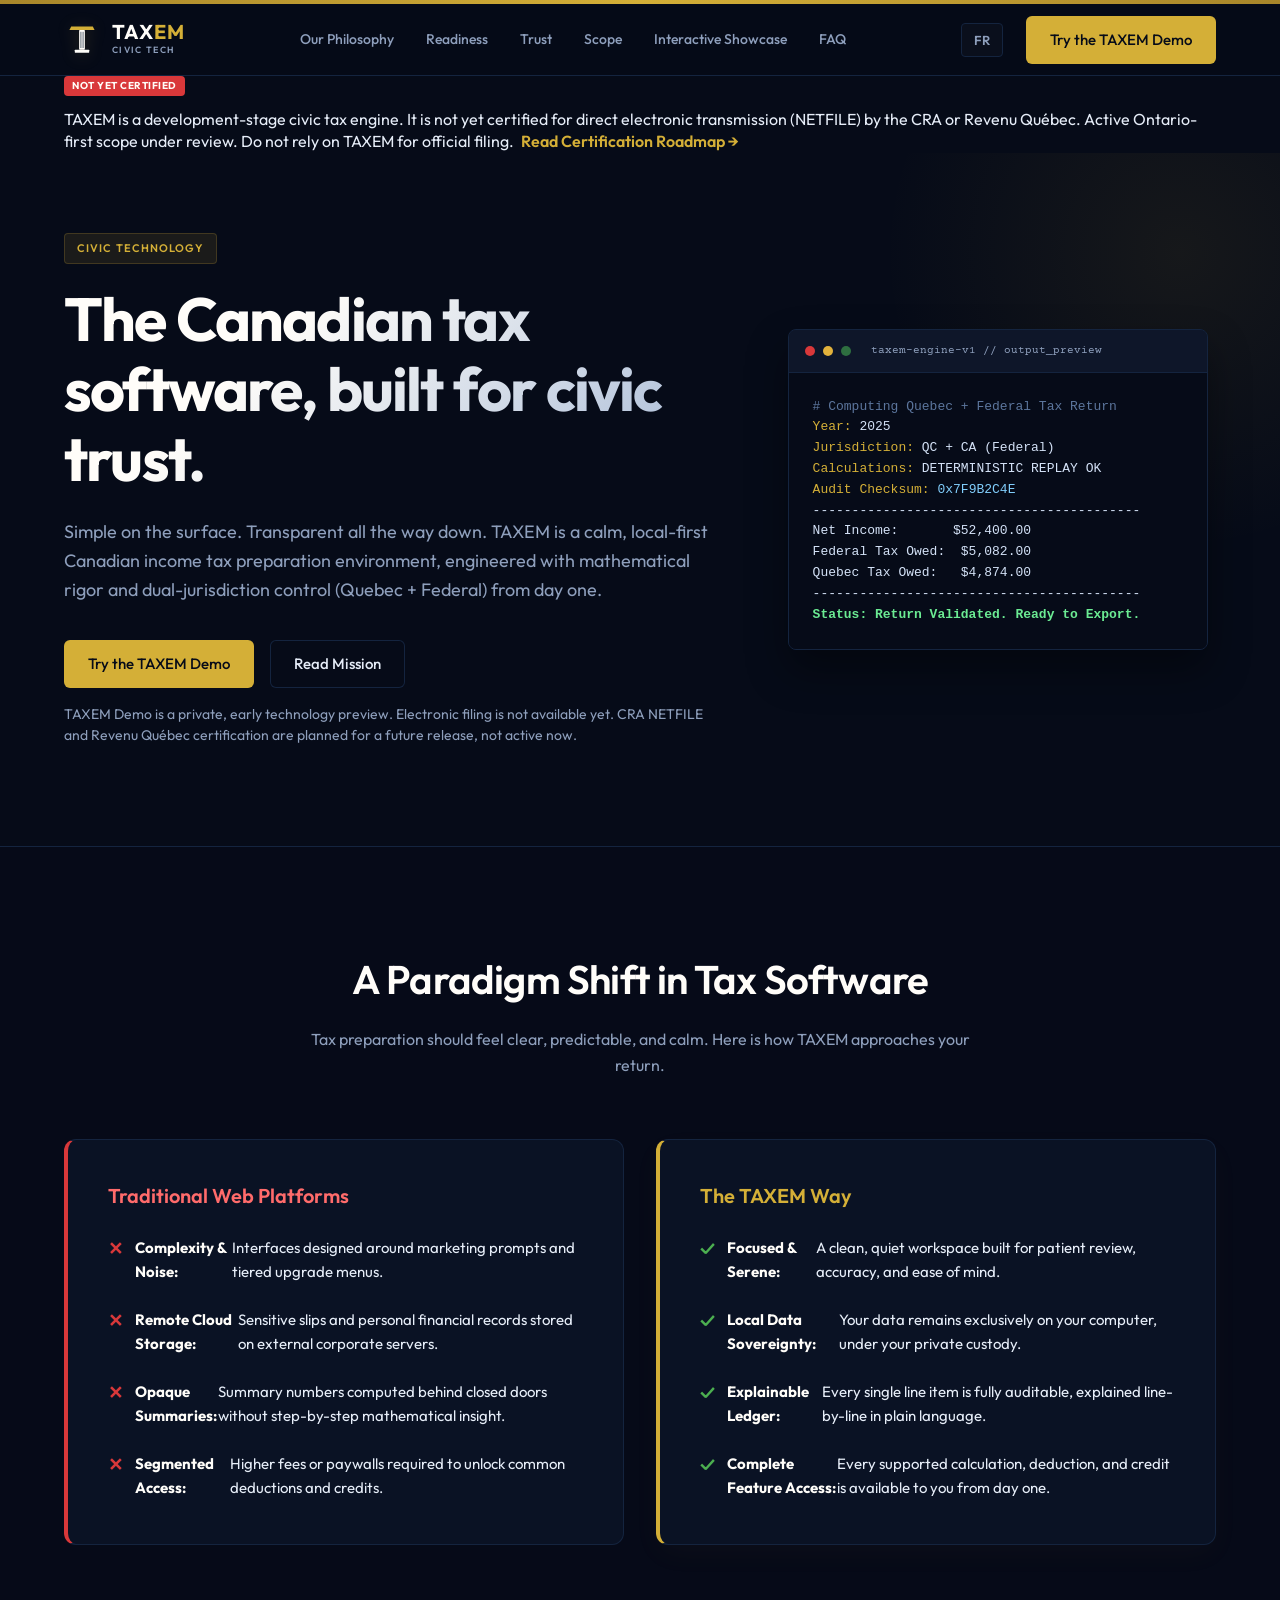
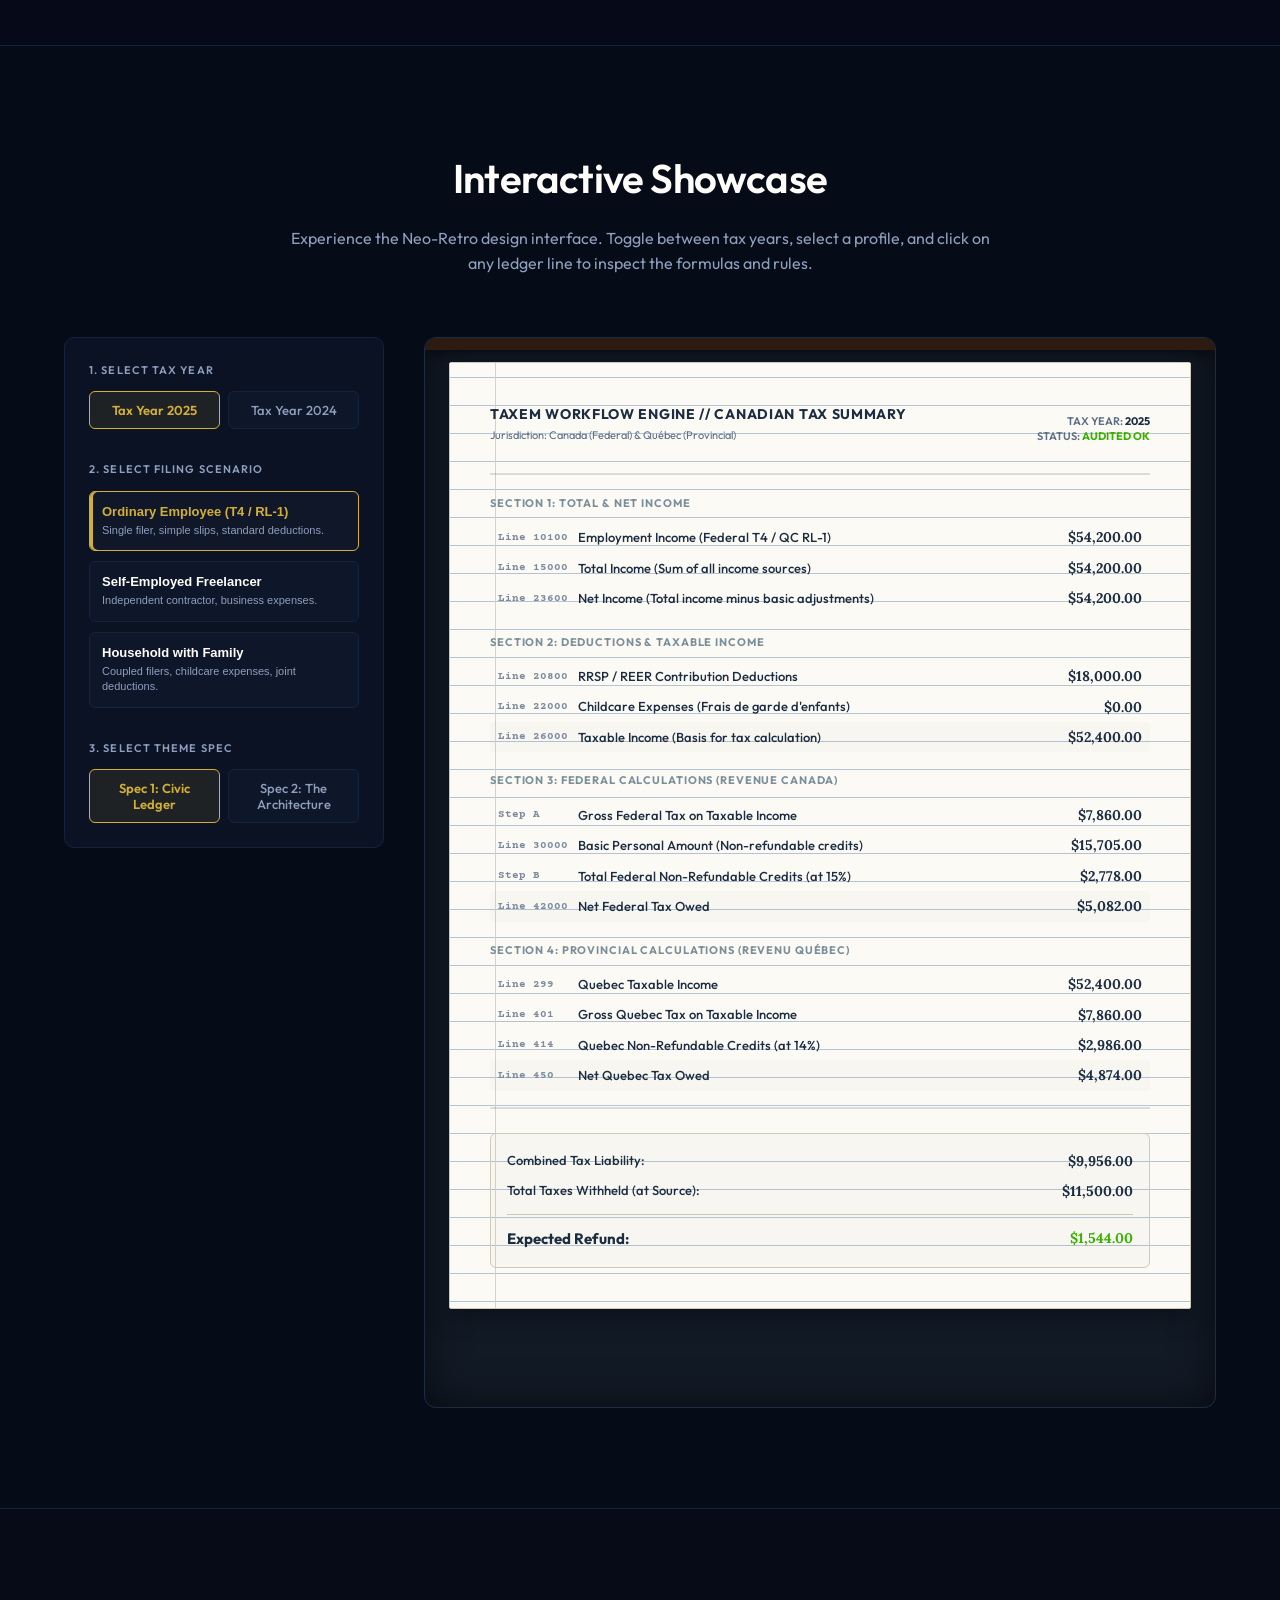
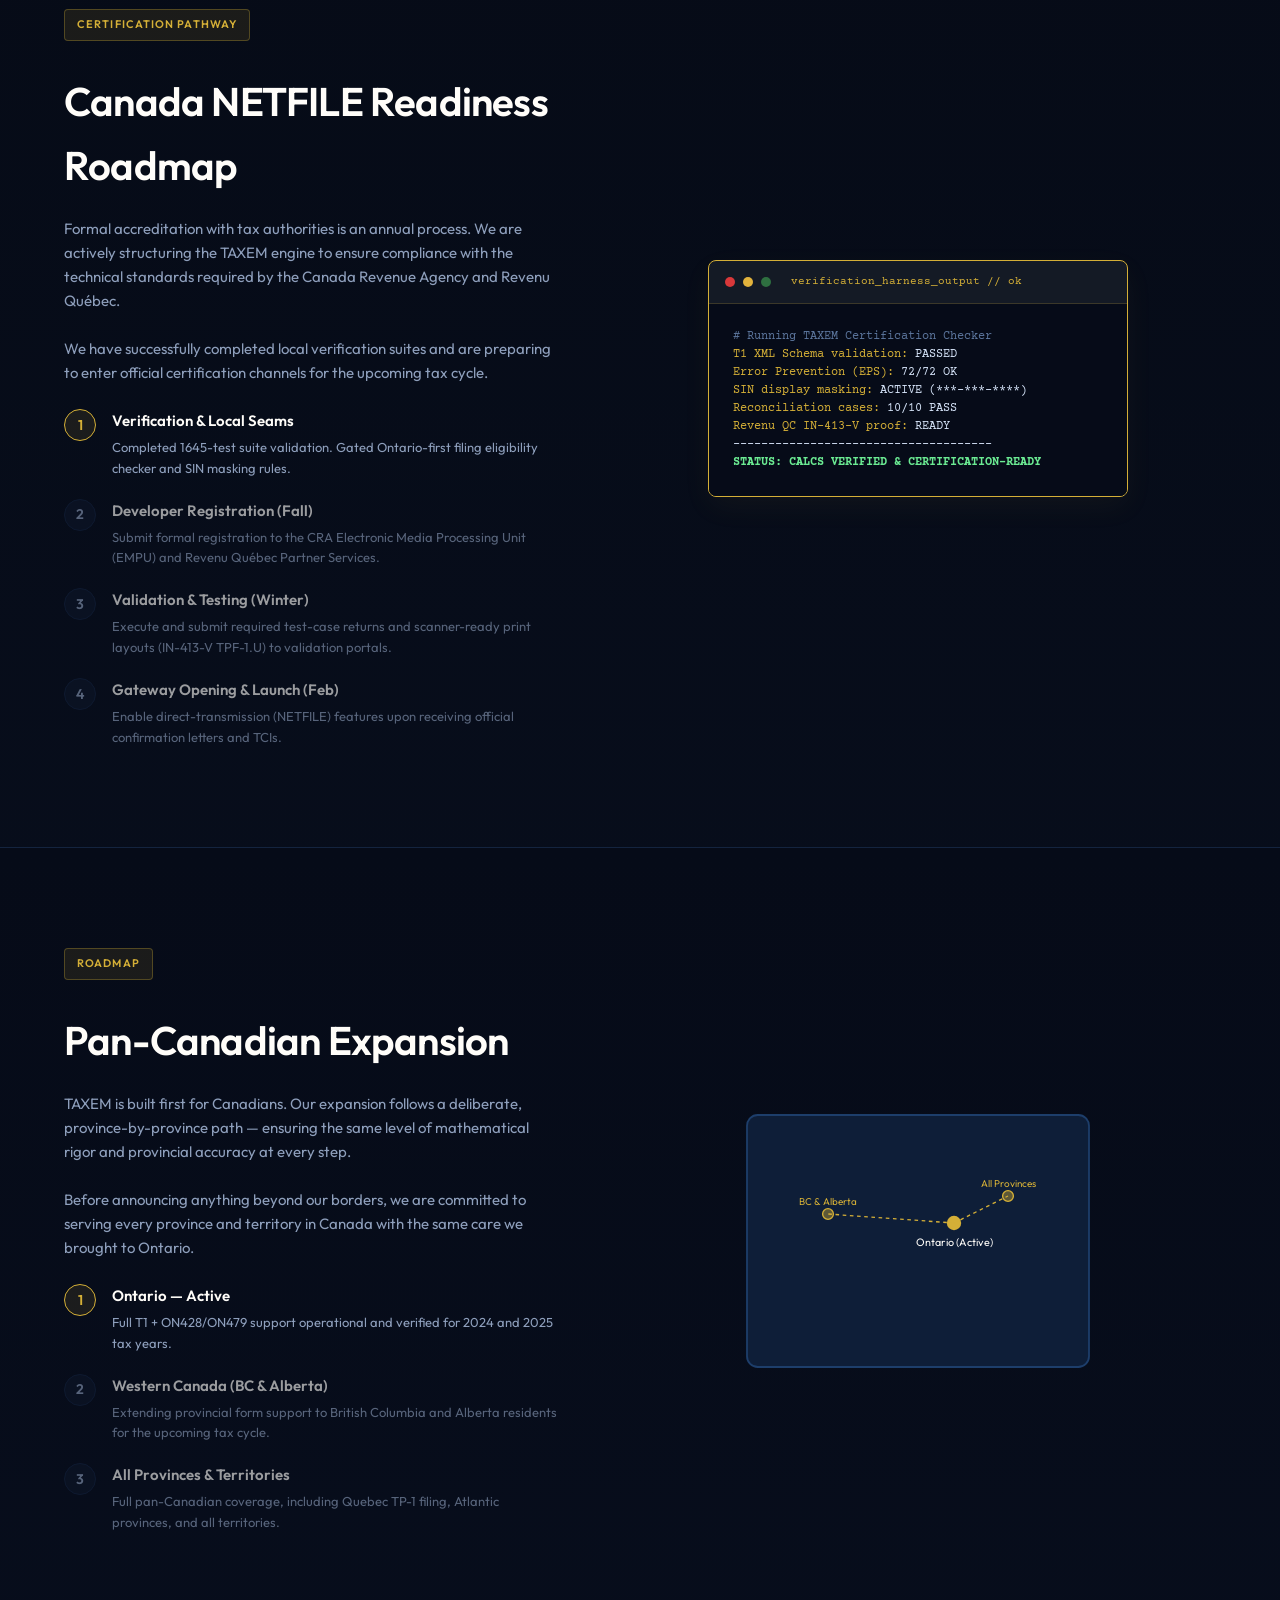
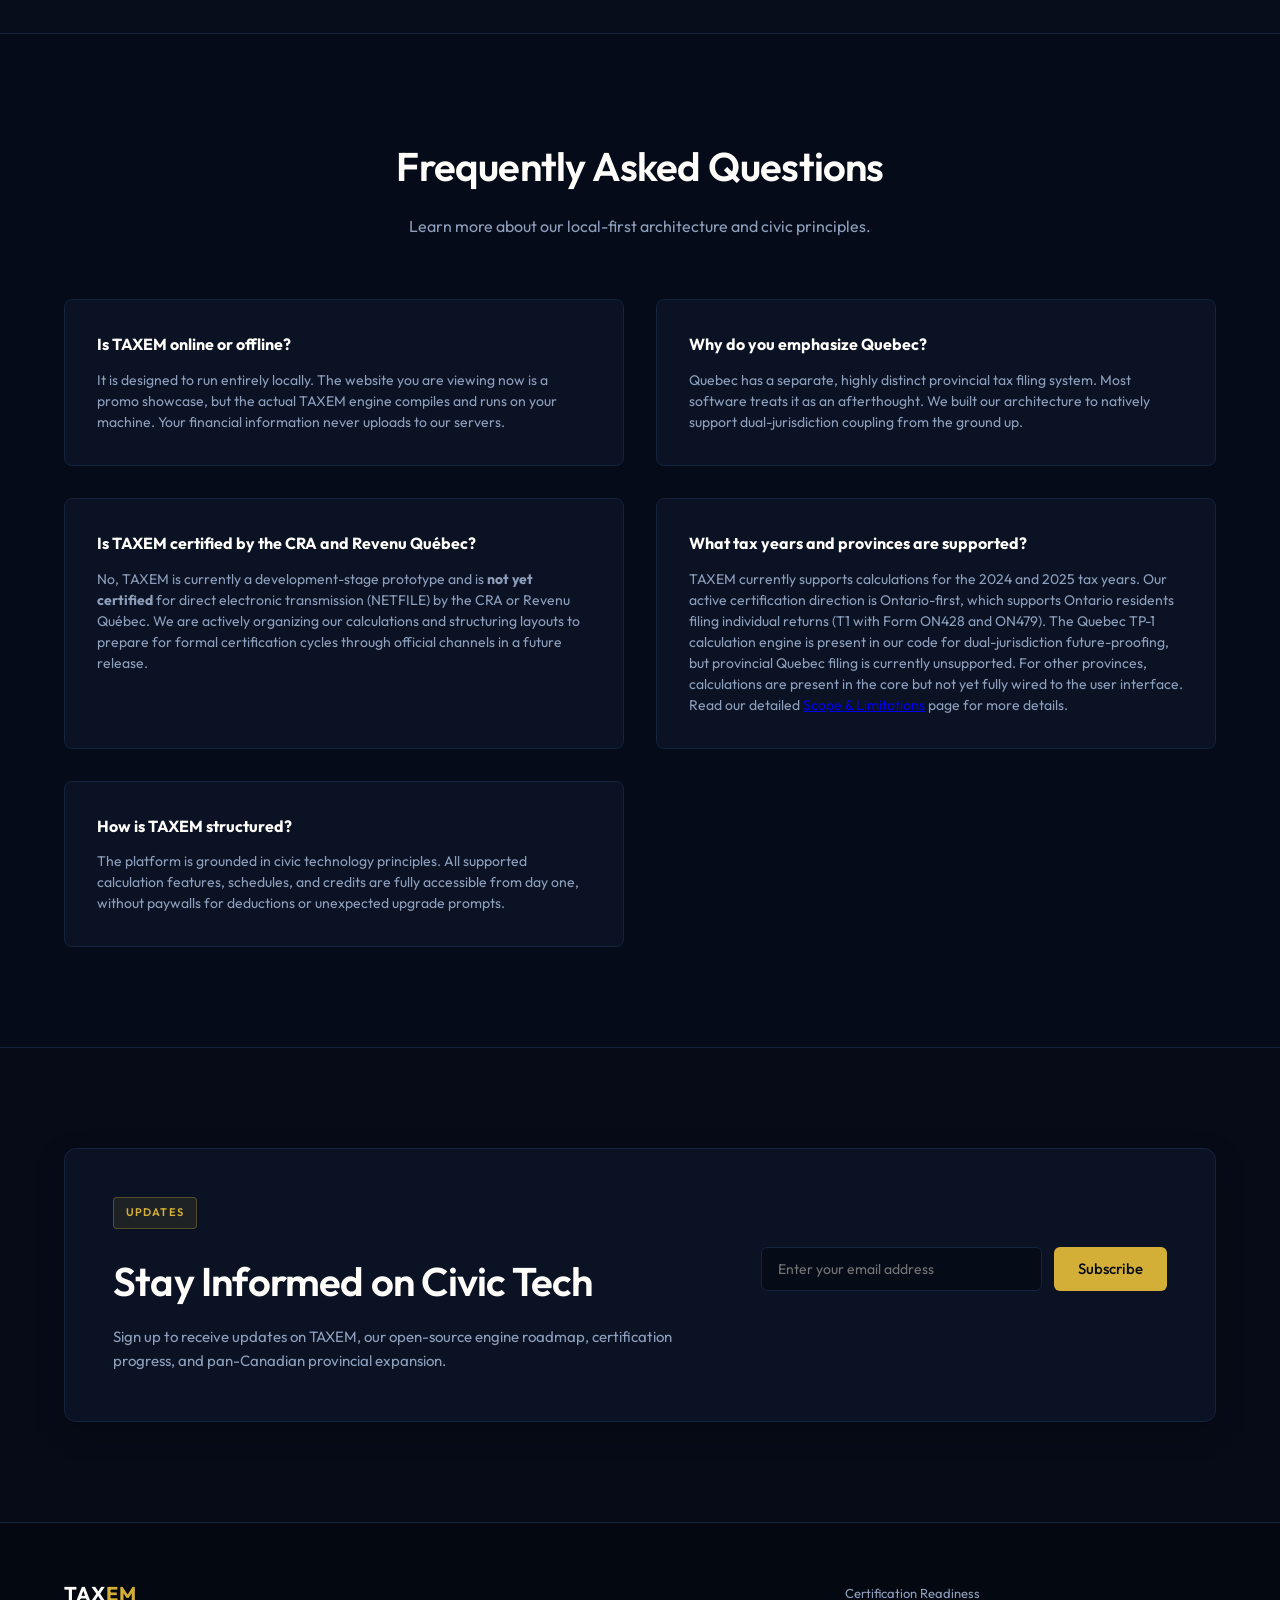
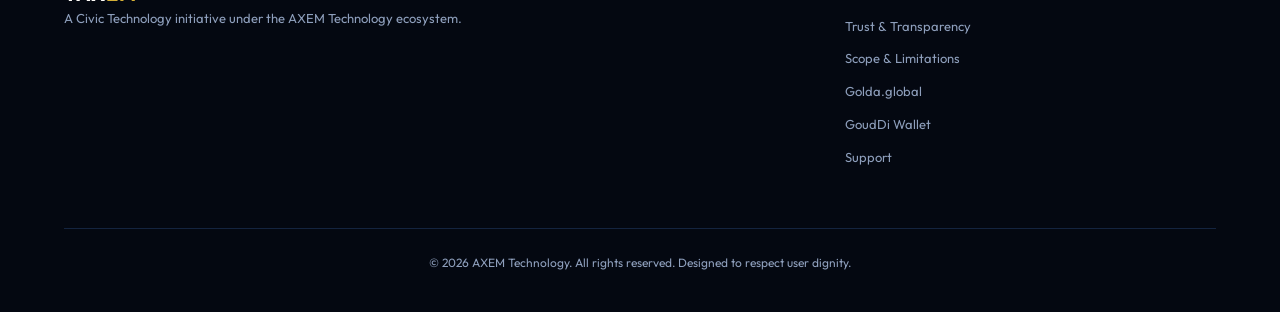
<file: index.html>
<!DOCTYPE html>
<html lang="en">
<head>
    <meta charset="UTF-8">
    <meta name="viewport" content="width=device-width, initial-scale=1.0">
    <title>TAXEM — The Calm Canadian Tax Engine</title>
    <meta name="description" content="A calm, understandable, and locally controlled Canadian income tax preparation environment. Built for clarity, transparency, and local user control.">
    <!-- Google Fonts -->
    <link rel="preconnect" href="https://fonts.googleapis.com">
    <link rel="preconnect" href="https://fonts.gstatic.com" crossorigin>
    <link href="https://fonts.googleapis.com/css2?family=Lora:ital,wght@0,400..700;1,400..700&family=Outfit:wght@300;400;500;600;700&family=Courier+Prime:ital,wght@0,400;0,700;1,400;1,700&display=swap" rel="stylesheet">
    <!-- Stylesheet -->
    <link rel="stylesheet" href="style.css">
</head>
<body>
    <!-- Top Decorative Line matching AXEM Gold -->
    <div class="top-accent-line"></div>

    <!-- Navigation Header -->
    <header class="main-header">
        <div class="header-container">
            <a href="#" class="logo-container" id="logoLink">
                <svg class="pillar-logo" width="36" height="36" viewBox="0 0 100 100" fill="none" xmlns="http://www.w3.org/2000/svg">
                    <!-- Protective Roof / Crossbar of T -->
                    <path d="M15 25 L85 25 L80 15 L20 15 Z" fill="#D4AF37" />
                    <!-- Pillar Shaft -->
                    <rect x="42" y="25" width="16" height="55" fill="#FFFDF9" rx="2" />
                    <!-- Pillar Base -->
                    <rect x="30" y="80" width="40" height="8" fill="#FFFDF9" rx="1" />
                    <!-- Subtly shaded lines for classical architectural feel -->
                    <line x1="47" y1="30" x2="47" y2="75" stroke="#1C2D42" stroke-width="2" />
                    <line x1="53" y1="30" x2="53" y2="75" stroke="#1C2D42" stroke-width="2" />
                </svg>
                <div class="logo-text">
                    <span class="logo-title">TAX<span class="gold-text">EM</span></span>
                    <span class="logo-subtitle">CIVIC TECH</span>
                </div>
            </a>
            <nav class="nav-links">
                <a href="#philosophy">Our Philosophy</a>
                <a href="readiness.html">Readiness</a>
                <a href="trust.html">Trust</a>
                <a href="scope.html">Scope</a>
                <a href="#demo">Interactive Showcase</a>
                <a href="#faq">FAQ</a>
            </nav>
            <div class="header-cta">
                <a href="fr/" class="lang-toggle-btn">FR</a>
                <a href="https://demo.taxem.ca/taxem/" class="btn btn-primary" id="headerCtaBtn">Try the TAXEM Demo</a>
            </div>
        </div>
    </header>

    <!-- Disclaimer Banner -->
    <div class="disclaimer-banner">
        <div class="container disclaimer-container">
            <span class="disclaimer-badge">NOT YET CERTIFIED</span>
            <span class="disclaimer-text">
                TAXEM is a development-stage civic tax engine. It is not yet certified for direct electronic transmission (NETFILE) by the CRA or Revenu Québec. Active Ontario-first scope under review. Do not rely on TAXEM for official filing. 
                <a href="readiness.html" class="disclaimer-link">Read Certification Roadmap &rarr;</a>
            </span>
        </div>
    </div>

    <main>
        <!-- Hero Section -->
        <section class="hero-section">
            <div class="container hero-container">
                <div class="hero-content">
                    <span class="badge">CIVIC TECHNOLOGY</span>
                    <h1>The Canadian tax software, built for civic trust.</h1>
                    <p class="hero-lead">
                        Simple on the surface. Transparent all the way down. TAXEM is a calm, local-first Canadian income tax preparation environment, engineered with mathematical rigor and dual-jurisdiction control (Quebec + Federal) from day one.
                    </p>
                    <div class="hero-actions">
                        <a href="https://demo.taxem.ca/taxem/" class="btn btn-gold">Try the TAXEM Demo</a>
                        <a href="#philosophy" class="btn btn-secondary">Read Mission</a>
                    </div>
                    <p class="hero-disclaimer">
                        TAXEM Demo is a private, early technology preview. Electronic filing is not available yet.
                        CRA NETFILE and Revenu Québec certification are planned for a future release, not active now.
                    </p>
                </div>
                <div class="hero-graphic">
                    <div class="mock-device-wrapper">
                        <div class="mock-header">
                            <div class="dot red"></div>
                            <div class="dot yellow"></div>
                            <div class="dot green"></div>
                            <span class="mock-title">taxem-engine-v1 // output_preview</span>
                        </div>
                        <div class="mock-body">
                            <pre><code><span class="comment"># Computing Quebec + Federal Tax Return</span>
<span class="key">Year:</span> 2025
<span class="key">Jurisdiction:</span> QC + CA (Federal)
<span class="key">Calculations:</span> DETERMINISTIC REPLAY OK
<span class="key">Audit Checksum:</span> <span class="string">0x7F9B2C4E</span>
------------------------------------------
Net Income:       $52,400.00
Federal Tax Owed:  $5,082.00
Quebec Tax Owed:   $4,874.00
------------------------------------------
<span class="success">Status: Return Validated. Ready to Export.</span></code></pre>
                        </div>
                    </div>
                </div>
            </div>
        </section>

        <!-- The Paradigm Shift Section -->
        <section id="philosophy" class="comparison-section">
            <div class="container">
                <div class="section-header">
                    <h2>A Paradigm Shift in Tax Software</h2>
                    <p>Tax preparation should feel clear, predictable, and calm. Here is how TAXEM approaches your return.</p>
                </div>
                <div class="comparison-grid">
                    <div class="comparison-card bad">
                        <h3>Traditional Web Platforms</h3>
                        <ul class="comparison-list">
                            <li>
                                <span class="icon">✕</span>
                                <strong>Complexity & Noise:</strong> Interfaces designed around marketing prompts and tiered upgrade menus.
                            </li>
                            <li>
                                <span class="icon">✕</span>
                                <strong>Remote Cloud Storage:</strong> Sensitive slips and personal financial records stored on external corporate servers.
                            </li>
                            <li>
                                <span class="icon">✕</span>
                                <strong>Opaque Summaries:</strong> Summary numbers computed behind closed doors without step-by-step mathematical insight.
                            </li>
                            <li>
                                <span class="icon">✕</span>
                                <strong>Segmented Access:</strong> Higher fees or paywalls required to unlock common deductions and credits.
                            </li>
                        </ul>
                    </div>
                    <div class="comparison-card good">
                        <h3>The TAXEM Way</h3>
                        <ul class="comparison-list">
                            <li>
                                <span class="icon">✓</span>
                                <strong>Focused & Serene:</strong> A clean, quiet workspace built for patient review, accuracy, and ease of mind.
                            </li>
                            <li>
                                <span class="icon">✓</span>
                                <strong>Local Data Sovereignty:</strong> Your data remains exclusively on your computer, under your private custody.
                            </li>
                            <li>
                                <span class="icon">✓</span>
                                <strong>Explainable Ledger:</strong> Every single line item is fully auditable, explained line-by-line in plain language.
                            </li>
                            <li>
                                <span class="icon">✓</span>
                                <strong>Complete Feature Access:</strong> Every supported calculation, deduction, and credit is available to you from day one.
                            </li>
                        </ul>
                    </div>
                </div>
            </div>
        </section>

        <!-- Interactive Demo Section -->
        <section id="demo" class="demo-section">
            <div class="container">
                <div class="section-header">
                    <h2>Interactive Showcase</h2>
                    <p>Experience the Neo-Retro design interface. Toggle between tax years, select a profile, and click on any ledger line to inspect the formulas and rules.</p>
                </div>

                <div class="demo-wrapper">
                    <!-- Control Sidebar -->
                    <div class="demo-controls">
                        <div class="control-group">
                            <label class="control-label">1. Select Tax Year</label>
                            <div class="year-toggle-buttons">
                                <button class="btn-toggle active" id="btnYear2025" data-year="2025">Tax Year 2025</button>
                                <button class="btn-toggle" id="btnYear2024" data-year="2024">Tax Year 2024</button>
                            </div>
                        </div>

                        <div class="control-group">
                            <label class="control-label">2. Select Filing Scenario</label>
                            <div class="scenario-selector-list">
                                <button class="scenario-option active" id="scenarioSimple" data-scenario="simple">
                                    <span class="scenario-title">Ordinary Employee (T4 / RL-1)</span>
                                    <span class="scenario-desc">Single filer, simple slips, standard deductions.</span>
                                </button>
                                <button class="scenario-option" id="scenarioSelfEmployed" data-scenario="selfemployed">
                                    <span class="scenario-title">Self-Employed Freelancer</span>
                                    <span class="scenario-desc">Independent contractor, business expenses.</span>
                                </button>
                                <button class="scenario-option" id="scenarioHousehold" data-scenario="household">
                                    <span class="scenario-title">Household with Family</span>
                                    <span class="scenario-desc">Coupled filers, childcare expenses, joint deductions.</span>
                                </button>
                            </div>
                        </div>

                        <div class="control-group">
                            <label class="control-label">3. Select Theme Spec</label>
                            <div class="theme-toggle-buttons">
                                <button class="btn-toggle-theme active" id="btnThemeLedger" data-theme="ledger">Spec 1: Civic Ledger</button>
                                <button class="btn-toggle-theme" id="btnThemeArch" data-theme="arch">Spec 2: The Architecture</button>
                            </div>
                        </div>
                    </div>

                    <!-- Ledger / Output Panel (The Workspace) -->
                    <div class="demo-display theme-ledger" id="demoDisplayContainer">
                        <!-- Wood-tone border frame for the paper sheet -->
                        <div class="wood-frame-decorator"></div>
                        <div class="ledger-sheet" id="ledgerSheet">
                            <!-- Ledger Header -->
                            <div class="ledger-header">
                                <div class="ledger-title-block">
                                    <h3>TAXEM WORKFLOW ENGINE // CANADIAN TAX SUMMARY</h3>
                                    <p>Jurisdiction: Canada (Federal) & Québec (Provincial)</p>
                                </div>
                                <div class="ledger-meta-block">
                                    <span class="meta-label">TAX YEAR:</span> <span class="meta-val" id="ledgerYearVal">2025</span><br>
                                    <span class="meta-label">STATUS:</span> <span class="meta-val success-text">AUDITED OK</span>
                                </div>
                            </div>

                            <hr class="ledger-divider">

                            <!-- Ledger Content -->
                            <div class="ledger-body">
                                <p class="ledger-section-title">Section 1: Total & Net Income</p>
                                
                                <div class="ledger-row clickable" data-explain="line10100">
                                    <span class="line-num">Line 10100</span>
                                    <span class="line-label">Employment Income (Federal T4 / QC RL-1)</span>
                                    <span class="line-value" id="valLine10100">$54,200.00</span>
                                </div>
                                
                                <div class="ledger-row clickable" data-explain="line15000">
                                    <span class="line-num">Line 15000</span>
                                    <span class="line-label">Total Income (Sum of all income sources)</span>
                                    <span class="line-value" id="valLine15000">$54,200.00</span>
                                </div>

                                <div class="ledger-row clickable" data-explain="line23600">
                                    <span class="line-num">Line 23600</span>
                                    <span class="line-label">Net Income (Total income minus basic adjustments)</span>
                                    <span class="line-value" id="valLine23600">$54,200.00</span>
                                </div>

                                <p class="ledger-section-title">Section 2: Deductions & Taxable Income</p>

                                <div class="ledger-row clickable" data-explain="line20800">
                                    <span class="line-num">Line 20800</span>
                                    <span class="line-label">RRSP / REER Contribution Deductions</span>
                                    <span class="line-value" id="valLine20800">$1,800.00</span>
                                </div>

                                <div class="ledger-row clickable" data-explain="line22000">
                                    <span class="line-num">Line 22000</span>
                                    <span class="line-label">Childcare Expenses (Frais de garde d'enfants)</span>
                                    <span class="line-value" id="valLine22000">$0.00</span>
                                </div>

                                <div class="ledger-row clickable highlight-row" data-explain="line26000">
                                    <span class="line-num">Line 26000</span>
                                    <span class="line-label">Taxable Income (Basis for tax calculation)</span>
                                    <span class="line-value" id="valLine26000">$52,400.00</span>
                                </div>

                                <p class="ledger-section-title">Section 3: Federal Calculations (Revenue Canada)</p>

                                <div class="ledger-row clickable" data-explain="fedGross">
                                    <span class="line-num">Step A</span>
                                    <span class="line-label">Gross Federal Tax on Taxable Income</span>
                                    <span class="line-value" id="valFedGross">$7,860.00</span>
                                </div>

                                <div class="ledger-row clickable" data-explain="line30000">
                                    <span class="line-num">Line 30000</span>
                                    <span class="line-label">Basic Personal Amount (Non-refundable credits)</span>
                                    <span class="line-value" id="valLine30000">$15,705.00</span>
                                </div>

                                <div class="ledger-row clickable" data-explain="fedCredits">
                                    <span class="line-num">Step B</span>
                                    <span class="line-label">Total Federal Non-Refundable Credits (at 15%)</span>
                                    <span class="line-value" id="valFedCredits">$2,778.00</span>
                                </div>

                                <div class="ledger-row clickable highlight-row" data-explain="fedNetTax">
                                    <span class="line-num">Line 42000</span>
                                    <span class="line-label">Net Federal Tax Owed</span>
                                    <span class="line-value" id="valFedNetTax">$5,082.00</span>
                                </div>

                                <p class="ledger-section-title">Section 4: Provincial Calculations (Revenu Québec)</p>

                                <div class="ledger-row clickable" data-explain="qcTaxable">
                                    <span class="line-num">Line 299</span>
                                    <span class="line-label">Quebec Taxable Income</span>
                                    <span class="line-value" id="valQcTaxable">$52,400.00</span>
                                </div>

                                <div class="ledger-row clickable" data-explain="qcGross">
                                    <span class="line-num">Line 401</span>
                                    <span class="line-label">Gross Quebec Tax on Taxable Income</span>
                                    <span class="line-value" id="valQcGross">$7,860.00</span>
                                </div>

                                <div class="ledger-row clickable" data-explain="qcCredits">
                                    <span class="line-num">Line 414</span>
                                    <span class="line-label">Quebec Non-Refundable Credits (at 14%)</span>
                                    <span class="line-value" id="valQcCredits">$2,986.00</span>
                                </div>

                                <div class="ledger-row clickable highlight-row" data-explain="qcNetTax">
                                    <span class="line-num">Line 450</span>
                                    <span class="line-label">Net Quebec Tax Owed</span>
                                    <span class="line-value" id="valQcNetTax">$4,874.00</span>
                                </div>

                                <hr class="ledger-divider">

                                <!-- Summary Box -->
                                <div class="summary-box">
                                    <div class="summary-item">
                                        <span class="summary-label">Combined Tax Liability:</span>
                                        <span class="summary-value" id="valCombinedTax">$9,956.00</span>
                                    </div>
                                    <div class="summary-item">
                                        <span class="summary-label">Total Taxes Withheld (at Source):</span>
                                        <span class="summary-value" id="valWithheld">$11,500.00</span>
                                    </div>
                                    <div class="summary-item refund-item">
                                        <span class="summary-label highlight-label" id="summaryStatusLabel">Expected Refund:</span>
                                        <span class="summary-value success-text" id="valStatusAmount">$1,544.00</span>
                                    </div>
                                </div>
                            </div>
                        </div>

                        <!-- Sidebar Explanation Card (Explains the selected ledger item) -->
                        <div class="explanation-card" id="explanationCard">
                            <div class="explanation-header">
                                <h4 id="explanationTitle">Formula & Rule Inspector</h4>
                                <button class="close-btn" id="closeExplanationBtn">&times;</button>
                            </div>
                            <div class="explanation-body">
                                <div class="rule-ref">
                                    <span class="rule-badge" id="explanationJurisdiction">FEDERAL</span>
                                    <span class="rule-code" id="explanationSection">Section 117</span>
                                </div>
                                <p class="explanation-text" id="explanationText">
                                    Select any row in the ledger document to inspect the exact mathematical formula, provincial/federal rule coupling, and detailed breakdown.
                                </p>
                                <div class="explanation-formula-block" id="explanationFormulaBlock">
                                    <span class="formula-label">Deterministic Formula:</span>
                                    <code class="formula-code" id="explanationFormula">Select an item above</code>
                                </div>
                            </div>
                        </div>
                    </div>
                </div>
            </div>
        </section>

        <!-- Certification Roadmap Section -->
        <section id="certification-roadmap" class="roadmap-section" style="border-top: 1px solid var(--color-border); background-color: rgba(6,11,24,0.2);">
            <div class="container">
                <div class="roadmap-wrapper">
                    <div class="roadmap-text">
                        <span class="badge badge-gold">CERTIFICATION PATHWAY</span>
                        <h2>Canada NETFILE Readiness Roadmap</h2>
                        <p>
                            Formal accreditation with tax authorities is an annual process. We are actively structuring the TAXEM engine to ensure compliance with the technical standards required by the Canada Revenue Agency and Revenu Québec.
                        </p>
                        <p>
                            We have successfully completed local verification suites and are preparing to enter official certification channels for the upcoming tax cycle.
                        </p>
                        <div class="roadmap-steps">
                            <div class="roadmap-step active">
                                <span class="step-num">1</span>
                                <div>
                                    <h4>Verification & Local Seams</h4>
                                    <p>Completed 1645-test suite validation. Gated Ontario-first filing eligibility checker and SIN masking rules.</p>
                                </div>
                            </div>
                            <div class="roadmap-step">
                                <span class="step-num">2</span>
                                <div>
                                    <h4>Developer Registration (Fall)</h4>
                                    <p>Submit formal registration to the CRA Electronic Media Processing Unit (EMPU) and Revenu Québec Partner Services.</p>
                                </div>
                            </div>
                            <div class="roadmap-step">
                                <span class="step-num">3</span>
                                <div>
                                    <h4>Validation & Testing (Winter)</h4>
                                    <p>Execute and submit required test-case returns and scanner-ready print layouts (IN-413-V TPF-1.U) to validation portals.</p>
                                </div>
                            </div>
                            <div class="roadmap-step">
                                <span class="step-num">4</span>
                                <div>
                                    <h4>Gateway Opening & Launch (Feb)</h4>
                                    <p>Enable direct-transmission (NETFILE) features upon receiving official confirmation letters and TCIs.</p>
                                </div>
                            </div>
                        </div>
                    </div>
                    <div class="roadmap-graphic">
                        <div class="mock-device-wrapper" style="border-color: var(--color-gold); box-shadow: 0 10px 30px rgba(212, 175, 55, 0.05);">
                            <div class="mock-header" style="background-color: rgba(212, 175, 55, 0.05); border-bottom-color: rgba(212, 175, 55, 0.2);">
                                <div class="dot red"></div>
                                <div class="dot yellow"></div>
                                <div class="dot green"></div>
                                <span class="mock-title" style="color: var(--color-gold);">verification_harness_output // ok</span>
                            </div>
                            <div class="mock-body" style="font-size: 12px; line-height: 1.5;">
                                <span class="comment"># Running TAXEM Certification Checker</span><br>
                                <span class="key">T1 XML Schema validation:</span> PASSED<br>
                                <span class="key">Error Prevention (EPS):</span> 72/72 OK<br>
                                <span class="key">SIN display masking:</span> ACTIVE (***-***-****)<br>
                                <span class="key">Reconciliation cases:</span> 10/10 PASS<br>
                                <span class="key">Revenu QC IN-413-V proof:</span> READY<br>
                                -------------------------------------<br>
                                <span class="success">STATUS: CALCS VERIFIED & CERTIFICATION-READY</span>
                            </div>
                        </div>
                    </div>
                </div>
            </div>
        </section>

        <!-- Canadian Expansion Roadmap Section -->
        <section id="roadmap" class="roadmap-section">
            <div class="container">
                <div class="roadmap-wrapper">
                    <div class="roadmap-text">
                        <span class="badge badge-gold">ROADMAP</span>
                        <h2>Pan-Canadian Expansion</h2>
                        <p>
                            TAXEM is built first for Canadians. Our expansion follows a deliberate, province-by-province path — ensuring the same level of mathematical rigor and provincial accuracy at every step.
                        </p>
                        <p>
                            Before announcing anything beyond our borders, we are committed to serving every province and territory in Canada with the same care we brought to Ontario.
                        </p>
                        <div class="roadmap-steps">
                            <div class="roadmap-step active">
                                <span class="step-num">1</span>
                                <div>
                                    <h4>Ontario — Active</h4>
                                    <p>Full T1 + ON428/ON479 support operational and verified for 2024 and 2025 tax years.</p>
                                </div>
                            </div>
                            <div class="roadmap-step">
                                <span class="step-num">2</span>
                                <div>
                                    <h4>Western Canada (BC &amp; Alberta)</h4>
                                    <p>Extending provincial form support to British Columbia and Alberta residents for the upcoming tax cycle.</p>
                                </div>
                            </div>
                            <div class="roadmap-step">
                                <span class="step-num">3</span>
                                <div>
                                    <h4>All Provinces &amp; Territories</h4>
                                    <p>Full pan-Canadian coverage, including Quebec TP-1 filing, Atlantic provinces, and all territories.</p>
                                </div>
                            </div>
                        </div>
                    </div>
                    <div class="roadmap-graphic">
                        <svg class="map-graphic" width="100%" height="300" viewBox="0 0 400 300" fill="none" xmlns="http://www.w3.org/2000/svg">
                            <!-- Stylized Canadian Map Outline -->
                            <rect x="10" y="10" width="380" height="280" rx="12" fill="#0E1E38" stroke="#1D3E6B" stroke-width="2" />
                            <!-- Ontario -->
                            <circle cx="240" cy="130" r="8" fill="#D4AF37" class="pulse-point" />
                            <text x="240" y="155" fill="#FFFDF9" font-family="'Outfit', sans-serif" font-size="12" text-anchor="middle">Ontario (Active)</text>
                            <!-- BC -->
                            <line x1="240" y1="130" x2="100" y2="120" stroke="#D4AF37" stroke-width="1.5" stroke-dasharray="4 4" />
                            <circle cx="100" cy="120" r="6" fill="rgba(212,175,55,0.4)" stroke="#D4AF37" stroke-width="1.5" />
                            <text x="100" y="110" fill="#D4AF37" font-family="'Outfit', sans-serif" font-size="11" text-anchor="middle">BC &amp; Alberta</text>
                            <!-- Quebec -->
                            <line x1="240" y1="130" x2="300" y2="100" stroke="#D4AF37" stroke-width="1.5" stroke-dasharray="4 4" />
                            <circle cx="300" cy="100" r="6" fill="rgba(212,175,55,0.4)" stroke="#D4AF37" stroke-width="1.5" />
                            <text x="300" y="90" fill="#D4AF37" font-family="'Outfit', sans-serif" font-size="11" text-anchor="middle">All Provinces</text>
                        </svg>
                    </div>
                </div>
            </div>
        </section>

        <!-- FAQ Section -->
        <section id="faq" class="faq-section">
            <div class="container">
                <div class="section-header">
                    <h2>Frequently Asked Questions</h2>
                    <p>Learn more about our local-first architecture and civic principles.</p>
                </div>
                <div class="faq-grid">
                    <div class="faq-card">
                        <h4>Is TAXEM online or offline?</h4>
                        <p>It is designed to run entirely locally. The website you are viewing now is a promo showcase, but the actual TAXEM engine compiles and runs on your machine. Your financial information never uploads to our servers.</p>
                    </div>
                    <div class="faq-card">
                        <h4>Why do you emphasize Quebec?</h4>
                        <p>Quebec has a separate, highly distinct provincial tax filing system. Most software treats it as an afterthought. We built our architecture to natively support dual-jurisdiction coupling from the ground up.</p>
                    </div>
                    <div class="faq-card">
                        <h4>Is TAXEM certified by the CRA and Revenu Québec?</h4>
                        <p>No, TAXEM is currently a development-stage prototype and is <strong>not yet certified</strong> for direct electronic transmission (NETFILE) by the CRA or Revenu Québec. We are actively organizing our calculations and structuring layouts to prepare for formal certification cycles through official channels in a future release.</p>
                    </div>
                    <div class="faq-card">
                        <h4>What tax years and provinces are supported?</h4>
                        <p>TAXEM currently supports calculations for the 2024 and 2025 tax years. Our active certification direction is Ontario-first, which supports Ontario residents filing individual returns (T1 with Form ON428 and ON479). The Quebec TP-1 calculation engine is present in our code for dual-jurisdiction future-proofing, but provincial Quebec filing is currently unsupported. For other provinces, calculations are present in the core but not yet fully wired to the user interface. Read our detailed <a href="scope.html">Scope & Limitations</a> page for more details.</p>
                    </div>
                    <div class="faq-card">
                        <h4>How is TAXEM structured?</h4>
                        <p>The platform is grounded in civic technology principles. All supported calculation features, schedules, and credits are fully accessible from day one, without paywalls for deductions or unexpected upgrade prompts.</p>
                    </div>
                </div>
            </div>
        </section>

        <!-- Newsletter Signup Section -->
        <section id="newsletter" class="newsletter-section">
            <div class="container">
                <div class="newsletter-card">
                    <div class="newsletter-content">
                        <span class="badge badge-gold">Updates</span>
                        <h2>Stay Informed on Civic Tech</h2>
                        <p>Sign up to receive updates on TAXEM, our open-source engine roadmap, certification progress, and pan-Canadian provincial expansion.</p>
                    </div>
                    <div class="newsletter-form-wrapper">
                        <form id="subscribeForm" class="subscribe-form">
                            <div class="input-group">
                                <input type="email" id="subscribeEmail" placeholder="Enter your email address" required class="subscribe-input">
                                <button type="submit" id="btnSubscribe" class="btn btn-gold">Subscribe</button>
                            </div>
                            <div id="subscribeMessage" class="subscribe-message"></div>
                        </form>
                    </div>
                </div>
            </div>
        </section>
    </main>

    <!-- Footer -->
    <footer class="main-footer">
        <div class="container footer-container">
            <div class="footer-brand">
                <div class="footer-logo-block">
                    <span class="logo-title">TAX<span class="gold-text">EM</span></span>
                </div>
                <p>A Civic Technology initiative under the AXEM Technology ecosystem.</p>
            </div>
            <div class="footer-links">
                <a href="readiness.html">Certification Readiness</a>
                <a href="trust.html">Trust & Transparency</a>
                <a href="scope.html">Scope & Limitations</a>
                <a href="https://golda.global" target="_blank" rel="noopener">Golda.global</a>
                <a href="https://gouddi.app" target="_blank" rel="noopener">GoudDi Wallet</a>
                <a href="mailto:goldaxem@gmail.com">Support</a>
            </div>
            <div class="footer-copyright">
                <p>&copy; 2026 AXEM Technology. All rights reserved. Designed to respect user dignity.</p>
            </div>
        </div>
    </footer>

    <!-- Scripts -->
    <script src="app.js"></script>
</body>
</html>
</file>
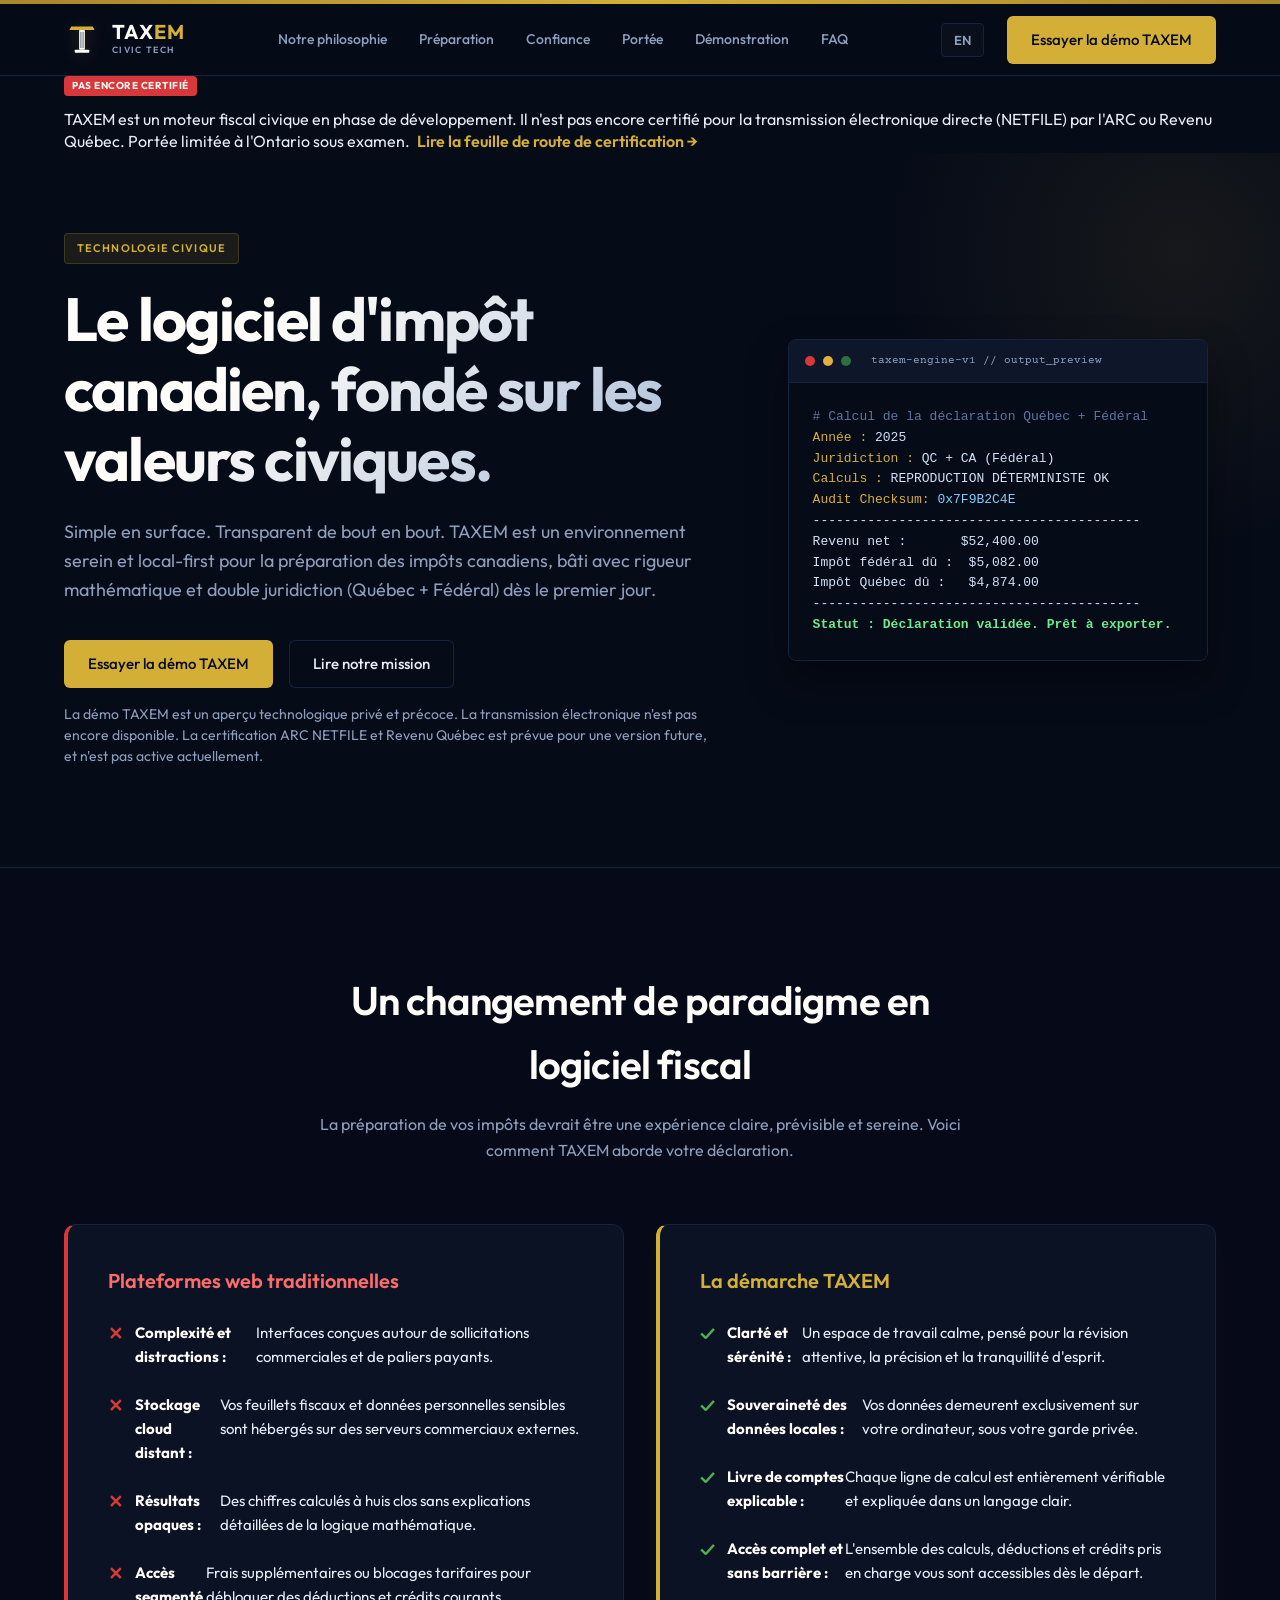
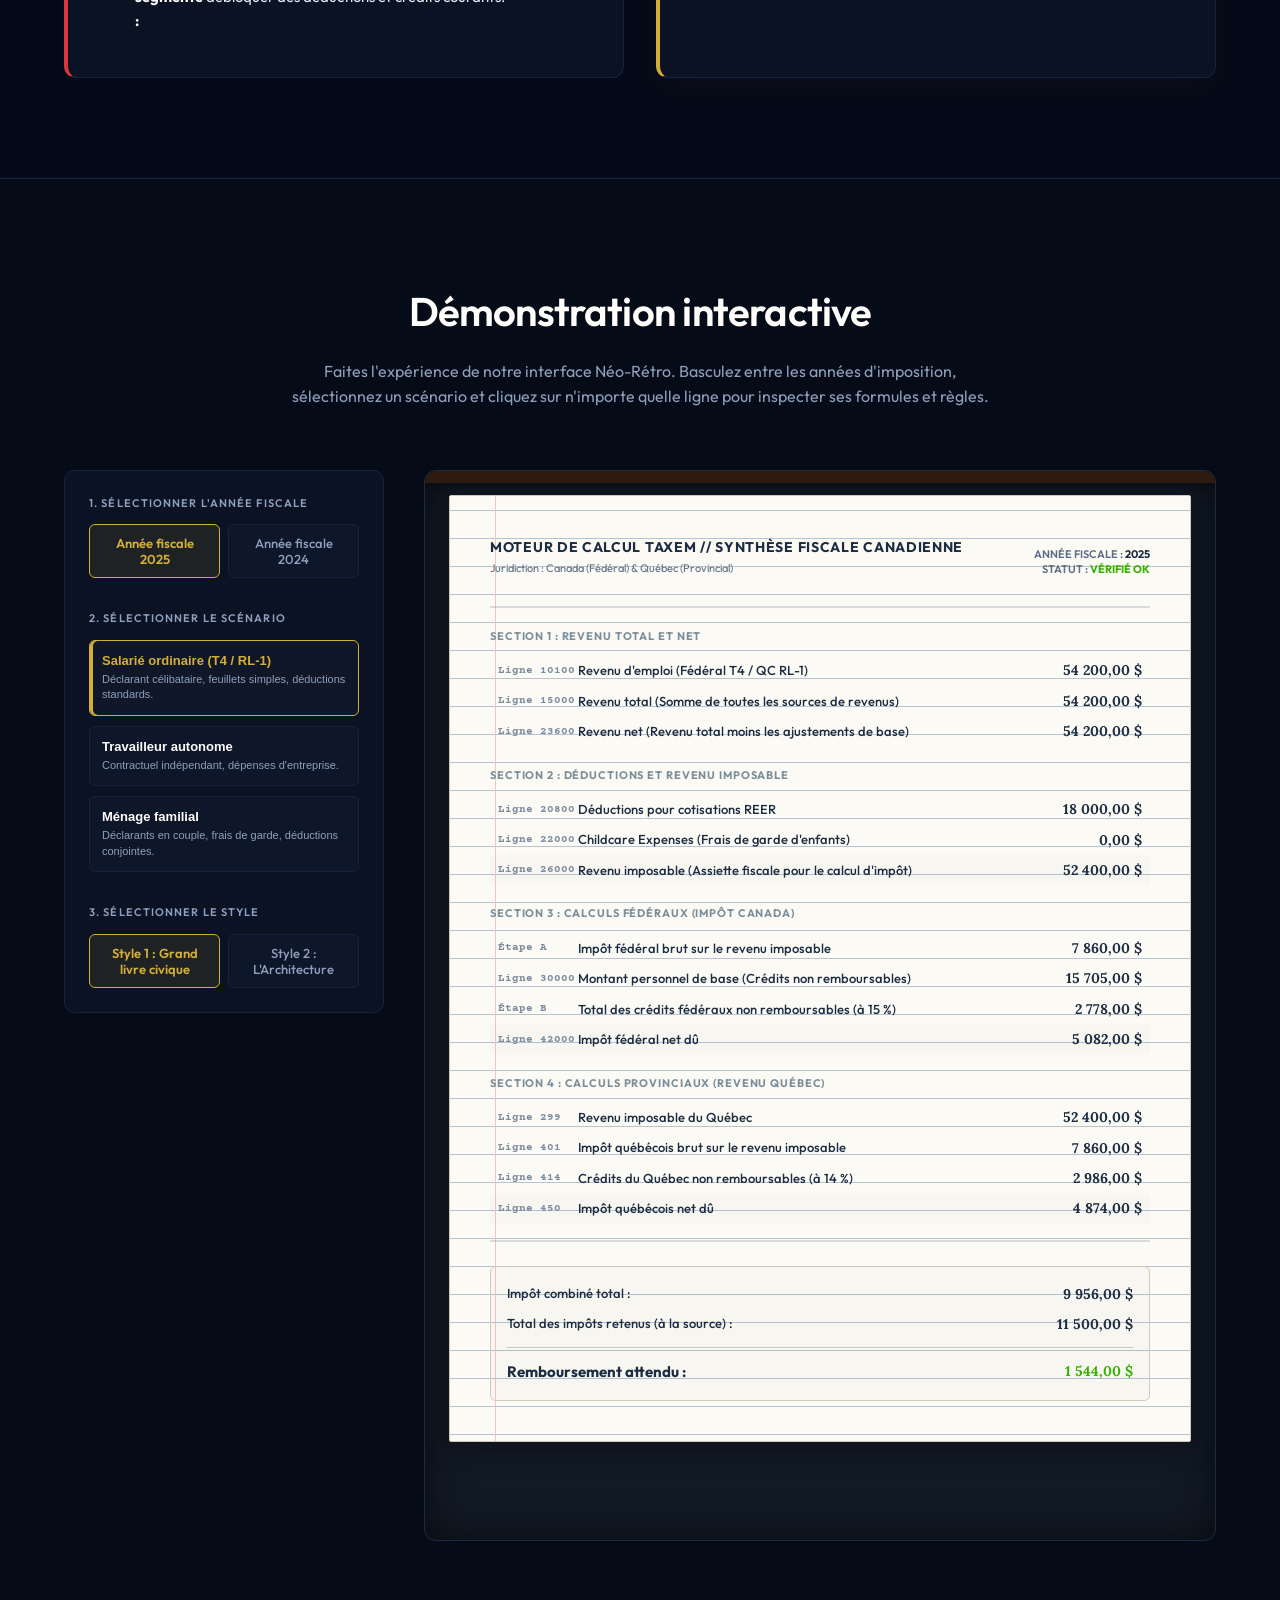
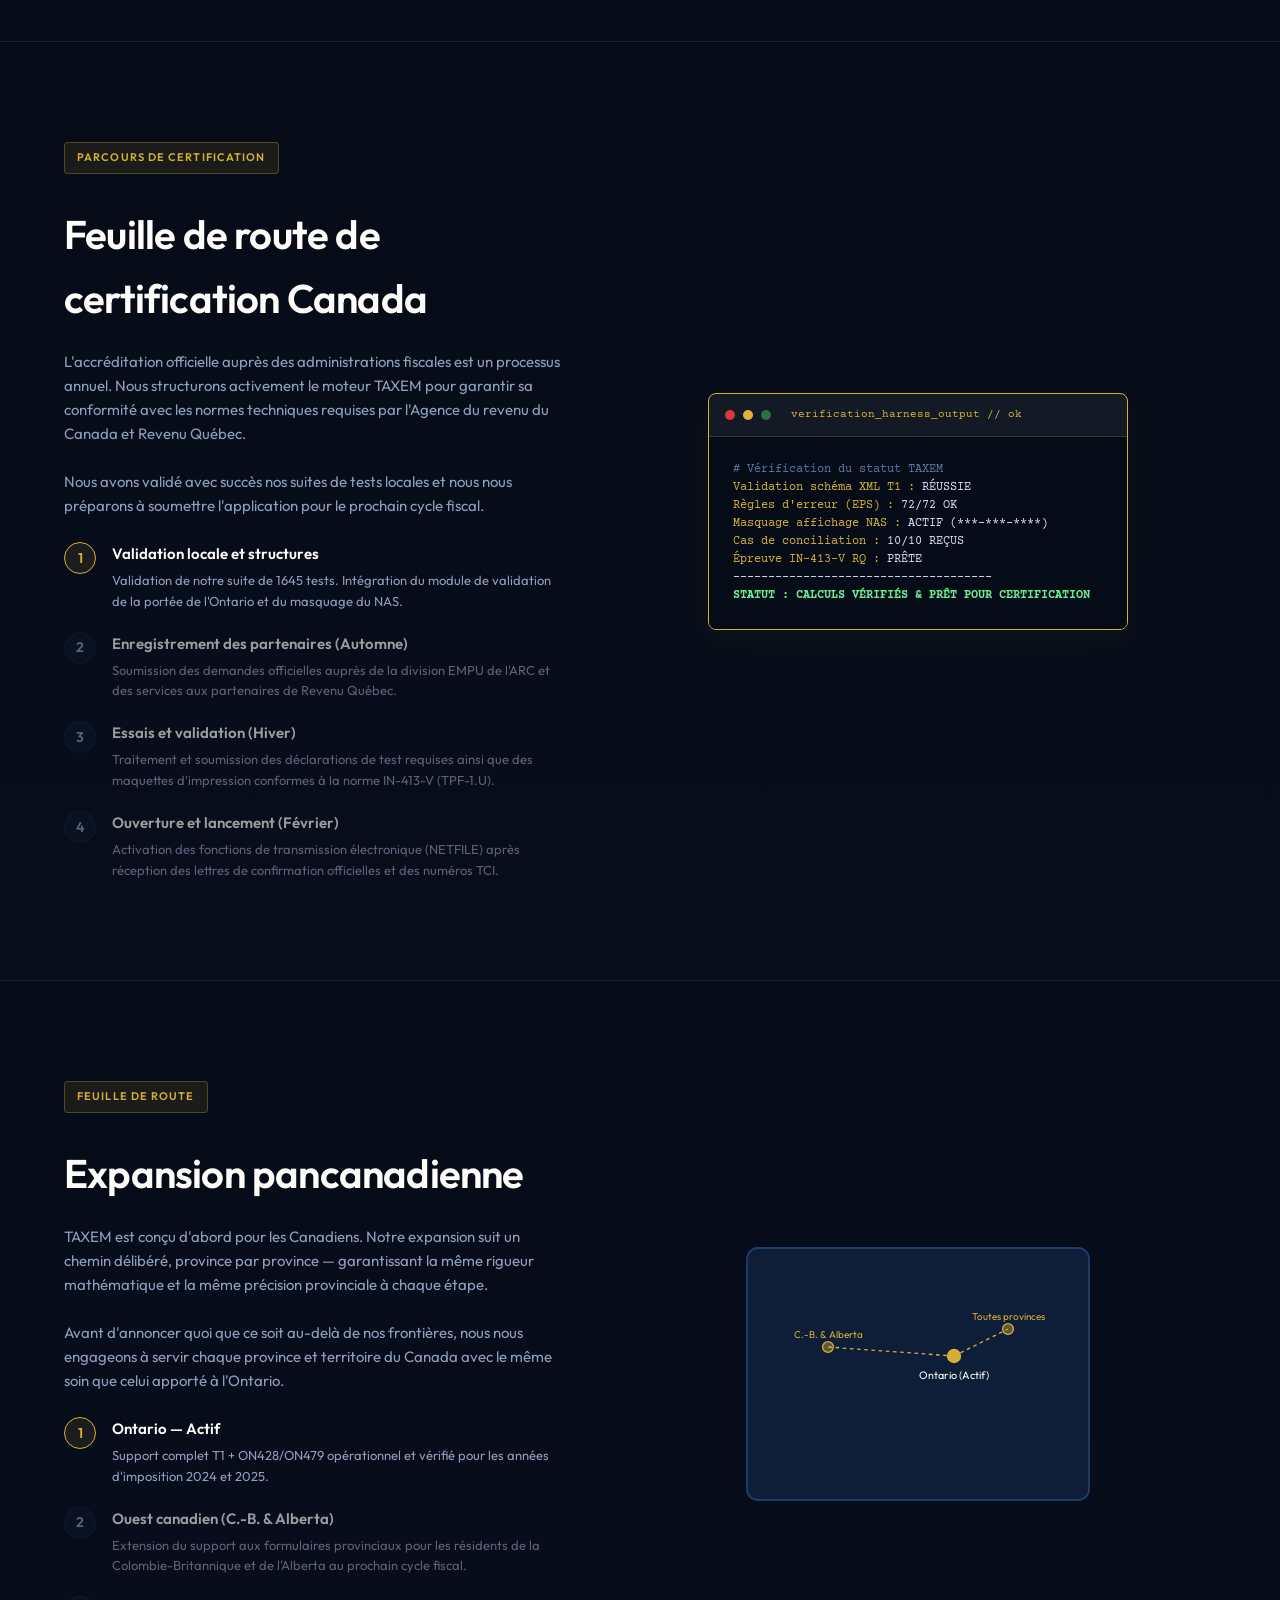
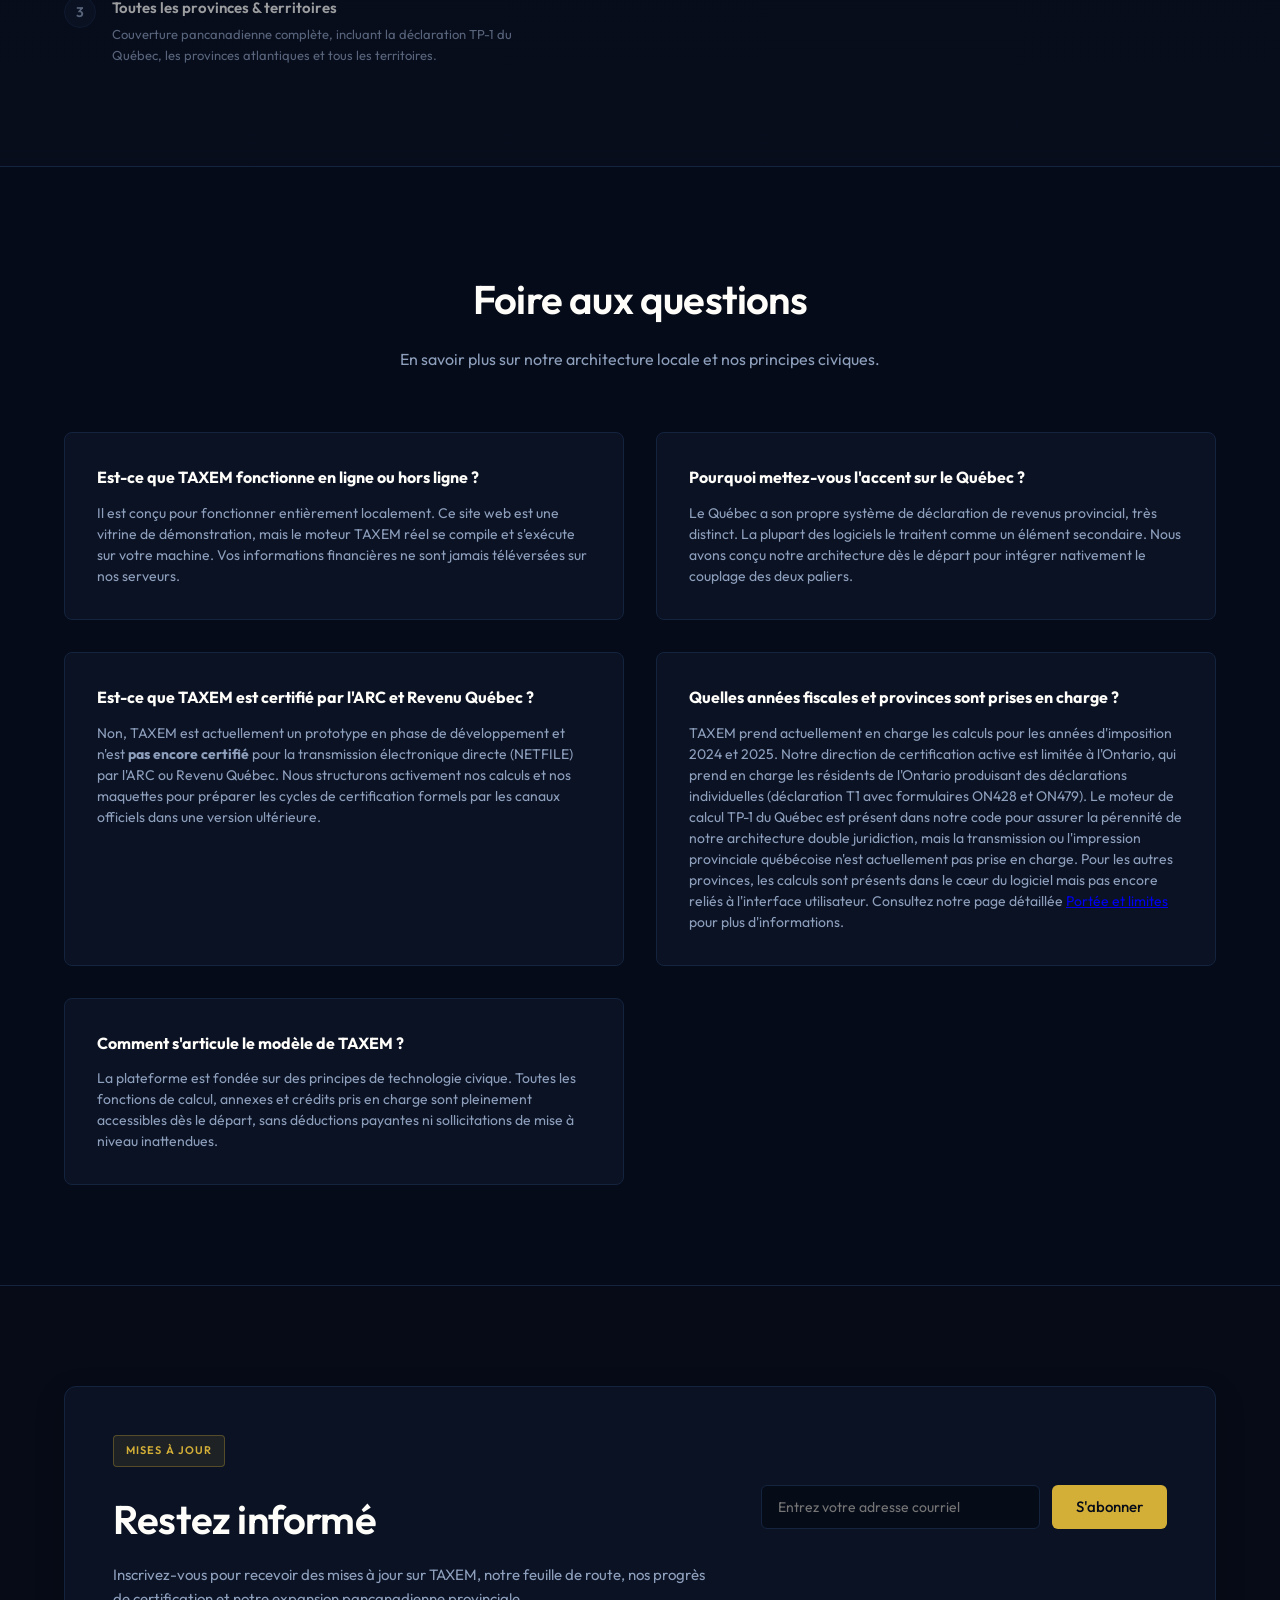
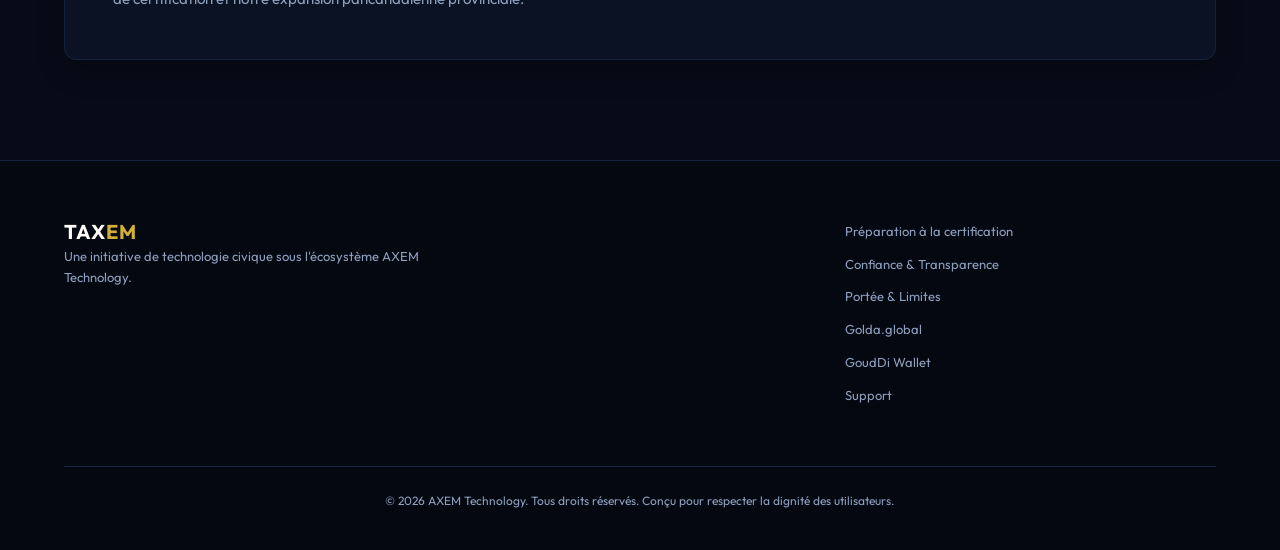
<file: fr/index.html>
<!DOCTYPE html>
<html lang="fr">
<head>
    <meta charset="UTF-8">
    <meta name="viewport" content="width=device-width, initial-scale=1.0">
    <title>TAXEM — Le moteur fiscal canadien serein</title>
    <meta name="description" content="Un environnement serein, compréhensible et local pour la préparation de l'impôt sur le revenu canadien. Conçu pour la clarté, la transparence et le contrôle local de l'utilisateur.">
    <!-- Google Fonts -->
    <link rel="preconnect" href="https://fonts.googleapis.com">
    <link rel="preconnect" href="https://fonts.gstatic.com" crossorigin>
    <link href="https://fonts.googleapis.com/css2?family=Lora:ital,wght@0,400..700;1,400..700&family=Outfit:wght@300;400;500;600;700&family=Courier+Prime:ital,wght@0,400;0,700;1,400;1,700&display=swap" rel="stylesheet">
    <!-- Stylesheet -->
    <link rel="stylesheet" href="../style.css">
</head>
<body>
    <!-- Top Decorative Line matching AXEM Gold -->
    <div class="top-accent-line"></div>

    <!-- Navigation Header -->
    <header class="main-header">
        <div class="header-container">
            <a href="#" class="logo-container" id="logoLink">
                <svg class="pillar-logo" width="36" height="36" viewBox="0 0 100 100" fill="none" xmlns="http://www.w3.org/2000/svg">
                    <!-- Protective Roof / Crossbar of T -->
                    <path d="M15 25 L85 25 L80 15 L20 15 Z" fill="#D4AF37" />
                    <!-- Pillar Shaft -->
                    <rect x="42" y="25" width="16" height="55" fill="#FFFDF9" rx="2" />
                    <!-- Pillar Base -->
                    <rect x="30" y="80" width="40" height="8" fill="#FFFDF9" rx="1" />
                    <!-- Subtly shaded lines for classical architectural feel -->
                    <line x1="47" y1="30" x2="47" y2="75" stroke="#1C2D42" stroke-width="2" />
                    <line x1="53" y1="30" x2="53" y2="75" stroke="#1C2D42" stroke-width="2" />
                </svg>
                <div class="logo-text">
                    <span class="logo-title">TAX<span class="gold-text">EM</span></span>
                    <span class="logo-subtitle">CIVIC TECH</span>
                </div>
            </a>
            <nav class="nav-links">
                <a href="#philosophy">Notre philosophie</a>
                <a href="readiness.html">Préparation</a>
                <a href="trust.html">Confiance</a>
                <a href="scope.html">Portée</a>
                <a href="#demo">Démonstration</a>
                <a href="#faq">FAQ</a>
            </nav>
            <div class="header-cta">
                <a href="../" class="lang-toggle-btn">EN</a>
                <a href="https://demo.taxem.ca/taxem/" class="btn btn-primary" id="headerCtaBtn">Essayer la démo TAXEM</a>
            </div>
        </div>
    </header>

    <!-- Disclaimer Banner -->
    <div class="disclaimer-banner">
        <div class="container disclaimer-container">
            <span class="disclaimer-badge">PAS ENCORE CERTIFIÉ</span>
            <span class="disclaimer-text">
                TAXEM est un moteur fiscal civique en phase de développement. Il n'est pas encore certifié pour la transmission électronique directe (NETFILE) par l'ARC ou Revenu Québec. Portée limitée à l'Ontario sous examen. 
                <a href="readiness.html" class="disclaimer-link">Lire la feuille de route de certification &rarr;</a>
            </span>
        </div>
    </div>

    <main>
        <!-- Hero Section -->
        <section class="hero-section">
            <div class="container hero-container">
                <div class="hero-content">
                    <span class="badge">TECHNOLOGIE CIVIQUE</span>
                    <h1>Le logiciel d'impôt canadien, fondé sur les valeurs civiques.</h1>
                    <p class="hero-lead">
                        Simple en surface. Transparent de bout en bout. TAXEM est un environnement serein et local-first pour la préparation des impôts canadiens, bâti avec rigueur mathématique et double juridiction (Québec + Fédéral) dès le premier jour.
                    </p>
                    <div class="hero-actions">
                        <a href="https://demo.taxem.ca/taxem/" class="btn btn-gold">Essayer la démo TAXEM</a>
                        <a href="#philosophy" class="btn btn-secondary">Lire notre mission</a>
                    </div>
                    <p class="hero-disclaimer">
                        La démo TAXEM est un aperçu technologique privé et précoce. La transmission électronique n'est pas encore disponible.
                        La certification ARC NETFILE et Revenu Québec est prévue pour une version future, et n'est pas active actuellement.
                    </p>
                </div>
                <div class="hero-graphic">
                    <div class="mock-device-wrapper">
                        <div class="mock-header">
                            <div class="dot red"></div>
                            <div class="dot yellow"></div>
                            <div class="dot green"></div>
                            <span class="mock-title">taxem-engine-v1 // output_preview</span>
                        </div>
                        <div class="mock-body">
                            <pre><code><span class="comment"># Calcul de la déclaration Québec + Fédéral</span>
<span class="key">Année :</span> 2025
<span class="key">Juridiction :</span> QC + CA (Fédéral)
<span class="key">Calculs :</span> REPRODUCTION DÉTERMINISTE OK
<span class="key">Audit Checksum:</span> <span class="string">0x7F9B2C4E</span>
------------------------------------------
Revenu net :       $52,400.00
Impôt fédéral dû :  $5,082.00
Impôt Québec dû :   $4,874.00
------------------------------------------
<span class="success">Statut : Déclaration validée. Prêt à exporter.</span></code></pre>
                        </div>
                    </div>
                </div>
            </div>
        </section>

        <!-- The Paradigm Shift Section -->
        <section id="philosophy" class="comparison-section">
            <div class="container">
                <div class="section-header">
                    <h2>Un changement de paradigme en logiciel fiscal</h2>
                    <p>La préparation de vos impôts devrait être une expérience claire, prévisible et sereine. Voici comment TAXEM aborde votre déclaration.</p>
                </div>
                <div class="comparison-grid">
                    <div class="comparison-card bad">
                        <h3>Plateformes web traditionnelles</h3>
                        <ul class="comparison-list">
                            <li>
                                <span class="icon">✕</span>
                                <strong>Complexité et distractions :</strong> Interfaces conçues autour de sollicitations commerciales et de paliers payants.
                            </li>
                            <li>
                                <span class="icon">✕</span>
                                <strong>Stockage cloud distant :</strong> Vos feuillets fiscaux et données personnelles sensibles sont hébergés sur des serveurs commerciaux externes.
                            </li>
                            <li>
                                <span class="icon">✕</span>
                                <strong>Résultats opaques :</strong> Des chiffres calculés à huis clos sans explications détaillées de la logique mathématique.
                            </li>
                            <li>
                                <span class="icon">✕</span>
                                <strong>Accès segmenté :</strong> Frais supplémentaires ou blocages tarifaires pour débloquer des déductions et crédits courants.
                            </li>
                        </ul>
                    </div>
                    <div class="comparison-card good">
                        <h3>La démarche TAXEM</h3>
                        <ul class="comparison-list">
                            <li>
                                <span class="icon">✓</span>
                                <strong>Clarté et sérénité :</strong> Un espace de travail calme, pensé pour la révision attentive, la précision et la tranquillité d'esprit.
                            </li>
                            <li>
                                <span class="icon">✓</span>
                                <strong>Souveraineté des données locales :</strong> Vos données demeurent exclusivement sur votre ordinateur, sous votre garde privée.
                            </li>
                            <li>
                                <span class="icon">✓</span>
                                <strong>Livre de comptes explicable :</strong> Chaque ligne de calcul est entièrement vérifiable et expliquée dans un langage clair.
                            </li>
                            <li>
                                <span class="icon">✓</span>
                                <strong>Accès complet et sans barrière :</strong> L'ensemble des calculs, déductions et crédits pris en charge vous sont accessibles dès le départ.
                            </li>
                        </ul>
                    </div>
                </div>
            </div>
        </section>

        <!-- Interactive Demo Section -->
        <section id="demo" class="demo-section">
            <div class="container">
                <div class="section-header">
                    <h2>Démonstration interactive</h2>
                    <p>Faites l'expérience de notre interface Néo-Rétro. Basculez entre les années d'imposition, sélectionnez un scénario et cliquez sur n'importe quelle ligne pour inspecter ses formules et règles.</p>
                </div>

                <div class="demo-wrapper">
                    <!-- Control Sidebar -->
                    <div class="demo-controls">
                        <div class="control-group">
                            <label class="control-label">1. Sélectionner l'année fiscale</label>
                            <div class="year-toggle-buttons">
                                <button class="btn-toggle active" id="btnYear2025" data-year="2025">Année fiscale 2025</button>
                                <button class="btn-toggle" id="btnYear2024" data-year="2024">Année fiscale 2024</button>
                            </div>
                        </div>

                        <div class="control-group">
                            <label class="control-label">2. Sélectionner le scénario</label>
                            <div class="scenario-selector-list">
                                <button class="scenario-option active" id="scenarioSimple" data-scenario="simple">
                                    <span class="scenario-title">Salarié ordinaire (T4 / RL-1)</span>
                                    <span class="scenario-desc">Déclarant célibataire, feuillets simples, déductions standards.</span>
                                </button>
                                <button class="scenario-option" id="scenarioSelfEmployed" data-scenario="selfemployed">
                                    <span class="scenario-title">Travailleur autonome</span>
                                    <span class="scenario-desc">Contractuel indépendant, dépenses d'entreprise.</span>
                                </button>
                                <button class="scenario-option" id="scenarioHousehold" data-scenario="household">
                                    <span class="scenario-title">Ménage familial</span>
                                    <span class="scenario-desc">Déclarants en couple, frais de garde, déductions conjointes.</span>
                                </button>
                            </div>
                        </div>

                        <div class="control-group">
                            <label class="control-label">3. Sélectionner le style</label>
                            <div class="theme-toggle-buttons">
                                <button class="btn-toggle-theme active" id="btnThemeLedger" data-theme="ledger">Style 1 : Grand livre civique</button>
                                <button class="btn-toggle-theme" id="btnThemeArch" data-theme="arch">Style 2 : L'Architecture</button>
                            </div>
                        </div>
                    </div>

                    <!-- Ledger / Output Panel (The Workspace) -->
                    <div class="demo-display theme-ledger" id="demoDisplayContainer">
                        <!-- Wood-tone border frame for the paper sheet -->
                        <div class="wood-frame-decorator"></div>
                        <div class="ledger-sheet" id="ledgerSheet">
                            <!-- Ledger Header -->
                            <div class="ledger-header">
                                <div class="ledger-title-block">
                                    <h3>MOTEUR DE CALCUL TAXEM // SYNTHÈSE FISCALE CANADIENNE</h3>
                                    <p>Juridiction : Canada (Fédéral) & Québec (Provincial)</p>
                                </div>
                                <div class="ledger-meta-block">
                                    <span class="meta-label">ANNÉE FISCALE :</span> <span class="meta-val" id="ledgerYearVal">2025</span><br>
                                    <span class="meta-label">STATUT :</span> <span class="meta-val success-text">VÉRIFIÉ OK</span>
                                </div>
                            </div>

                            <hr class="ledger-divider">

                            <!-- Ledger Content -->
                            <div class="ledger-body">
                                <p class="ledger-section-title">Section 1 : Revenu total et net</p>
                                
                                <div class="ledger-row clickable" data-explain="line10100">
                                    <span class="line-num">Ligne 10100</span>
                                    <span class="line-label">Revenu d'emploi (Fédéral T4 / QC RL-1)</span>
                                    <span class="line-value" id="valLine10100">$54,200.00</span>
                                </div>
                                
                                <div class="ledger-row clickable" data-explain="line15000">
                                    <span class="line-num">Ligne 15000</span>
                                    <span class="line-label">Revenu total (Somme de toutes les sources de revenus)</span>
                                    <span class="line-value" id="valLine15000">$54,200.00</span>
                                </div>

                                <div class="ledger-row clickable" data-explain="line23600">
                                    <span class="line-num">Ligne 23600</span>
                                    <span class="line-label">Revenu net (Revenu total moins les ajustements de base)</span>
                                    <span class="line-value" id="valLine23600">$54,200.00</span>
                                </div>

                                <p class="ledger-section-title">Section 2 : Déductions et revenu imposable</p>

                                <div class="ledger-row clickable" data-explain="line20800">
                                    <span class="line-num">Ligne 20800</span>
                                    <span class="line-label">Déductions pour cotisations REER</span>
                                    <span class="line-value" id="valLine20800">$1,800.00</span>
                                </div>

                                <div class="ledger-row clickable" data-explain="line22000">
                                    <span class="line-num">Ligne 22000</span>
                                    <span class="line-label">Childcare Expenses (Frais de garde d'enfants)</span>
                                    <span class="line-value" id="valLine22000">$0.00</span>
                                </div>

                                <div class="ledger-row clickable highlight-row" data-explain="line26000">
                                    <span class="line-num">Ligne 26000</span>
                                    <span class="line-label">Revenu imposable (Assiette fiscale pour le calcul d'impôt)</span>
                                    <span class="line-value" id="valLine26000">$52,400.00</span>
                                </div>

                                <p class="ledger-section-title">Section 3 : Calculs fédéraux (Impôt Canada)</p>

                                <div class="ledger-row clickable" data-explain="fedGross">
                                    <span class="line-num">Étape A</span>
                                    <span class="line-label">Impôt fédéral brut sur le revenu imposable</span>
                                    <span class="line-value" id="valFedGross">$7,860.00</span>
                                </div>

                                <div class="ledger-row clickable" data-explain="line30000">
                                    <span class="line-num">Ligne 30000</span>
                                    <span class="line-label">Montant personnel de base (Crédits non remboursables)</span>
                                    <span class="line-value" id="valLine30000">$15,705.00</span>
                                </div>

                                <div class="ledger-row clickable" data-explain="fedCredits">
                                    <span class="line-num">Étape B</span>
                                    <span class="line-label">Total des crédits fédéraux non remboursables (à 15 %)</span>
                                    <span class="line-value" id="valFedCredits">$2,778.00</span>
                                </div>

                                <div class="ledger-row clickable highlight-row" data-explain="fedNetTax">
                                    <span class="line-num">Ligne 42000</span>
                                    <span class="line-label">Impôt fédéral net dû</span>
                                    <span class="line-value" id="valFedNetTax">$5,082.00</span>
                                </div>

                                <p class="ledger-section-title">Section 4 : Calculs provinciaux (Revenu Québec)</p>

                                <div class="ledger-row clickable" data-explain="qcTaxable">
                                    <span class="line-num">Ligne 299</span>
                                    <span class="line-label">Revenu imposable du Québec</span>
                                    <span class="line-value" id="valQcTaxable">$52,400.00</span>
                                </div>

                                <div class="ledger-row clickable" data-explain="qcGross">
                                    <span class="line-num">Ligne 401</span>
                                    <span class="line-label">Impôt québécois brut sur le revenu imposable</span>
                                    <span class="line-value" id="valQcGross">$7,860.00</span>
                                </div>

                                <div class="ledger-row clickable" data-explain="qcCredits">
                                    <span class="line-num">Ligne 414</span>
                                    <span class="line-label">Crédits du Québec non remboursables (à 14 %)</span>
                                    <span class="line-value" id="valQcCredits">$2,986.00</span>
                                </div>

                                <div class="ledger-row clickable highlight-row" data-explain="qcNetTax">
                                    <span class="line-num">Ligne 450</span>
                                    <span class="line-label">Impôt québécois net dû</span>
                                    <span class="line-value" id="valQcNetTax">$4,874.00</span>
                                </div>

                                <hr class="ledger-divider">

                                <!-- Summary Box -->
                                <div class="summary-box">
                                    <div class="summary-item">
                                        <span class="summary-label">Impôt combiné total :</span>
                                        <span class="summary-value" id="valCombinedTax">$9,956.00</span>
                                    </div>
                                    <div class="summary-item">
                                        <span class="summary-label">Total des impôts retenus (à la source) :</span>
                                        <span class="summary-value" id="valWithheld">$11,500.00</span>
                                    </div>
                                    <div class="summary-item refund-item">
                                        <span class="summary-label highlight-label" id="summaryStatusLabel">Remboursement attendu :</span>
                                        <span class="summary-value success-text" id="valStatusAmount">$1,544.00</span>
                                    </div>
                                </div>
                            </div>
                        </div>

                        <!-- Sidebar Explanation Card (Explains the selected ledger item) -->
                        <div class="explanation-card" id="explanationCard">
                            <div class="explanation-header">
                                <h4 id="explanationTitle">Inspecteur de formules et règles</h4>
                                <button class="close-btn" id="closeExplanationBtn">&times;</button>
                            </div>
                            <div class="explanation-body">
                                <div class="rule-ref">
                                    <span class="rule-badge" id="explanationJurisdiction">FÉDÉRAL</span>
                                    <span class="rule-code" id="explanationSection">Section 117</span>
                                </div>
                                <p class="explanation-text" id="explanationText">
                                    Sélectionnez une ligne dans le grand livre pour inspecter sa formule mathématique, le couplage des règles provinciales/fédérales et sa ventilation détaillée.
                                </p>
                                <div class="explanation-formula-block" id="explanationFormulaBlock">
                                    <span class="formula-label">Formule déterministe :</span>
                                    <code class="formula-code" id="explanationFormula">Sélectionnez un élément ci-dessus</code>
                                </div>
                            </div>
                        </div>
                    </div>
                </div>
            </div>
        </section>

        <!-- Certification Roadmap Section -->
        <section id="certification-roadmap" class="roadmap-section" style="border-top: 1px solid var(--color-border); background-color: rgba(6,11,24,0.2);">
            <div class="container">
                <div class="roadmap-wrapper">
                    <div class="roadmap-text">
                        <span class="badge badge-gold">PARCOURS DE CERTIFICATION</span>
                        <h2>Feuille de route de certification Canada</h2>
                        <p>
                            L'accréditation officielle auprès des administrations fiscales est un processus annuel. Nous structurons activement le moteur TAXEM pour garantir sa conformité avec les normes techniques requises par l'Agence du revenu du Canada et Revenu Québec.
                        </p>
                        <p>
                            Nous avons validé avec succès nos suites de tests locales et nous nous préparons à soumettre l'application pour le prochain cycle fiscal.
                        </p>
                        <div class="roadmap-steps">
                            <div class="roadmap-step active">
                                <span class="step-num">1</span>
                                <div>
                                    <h4>Validation locale et structures</h4>
                                    <p>Validation de notre suite de 1645 tests. Intégration du module de validation de la portée de l'Ontario et du masquage du NAS.</p>
                                </div>
                            </div>
                            <div class="roadmap-step">
                                <span class="step-num">2</span>
                                <div>
                                    <h4>Enregistrement des partenaires (Automne)</h4>
                                    <p>Soumission des demandes officielles auprès de la division EMPU de l'ARC et des services aux partenaires de Revenu Québec.</p>
                                </div>
                            </div>
                            <div class="roadmap-step">
                                <span class="step-num">3</span>
                                <div>
                                    <h4>Essais et validation (Hiver)</h4>
                                    <p>Traitement et soumission des déclarations de test requises ainsi que des maquettes d'impression conformes à la norme IN-413-V (TPF-1.U).</p>
                                </div>
                            </div>
                            <div class="roadmap-step">
                                <span class="step-num">4</span>
                                <div>
                                    <h4>Ouverture et lancement (Février)</h4>
                                    <p>Activation des fonctions de transmission électronique (NETFILE) après réception des lettres de confirmation officielles et des numéros TCI.</p>
                                </div>
                            </div>
                        </div>
                    </div>
                    <div class="roadmap-graphic">
                        <div class="mock-device-wrapper" style="border-color: var(--color-gold); box-shadow: 0 10px 30px rgba(212, 175, 55, 0.05);">
                            <div class="mock-header" style="background-color: rgba(212, 175, 55, 0.05); border-bottom-color: rgba(212, 175, 55, 0.2);">
                                <div class="dot red"></div>
                                <div class="dot yellow"></div>
                                <div class="dot green"></div>
                                <span class="mock-title" style="color: var(--color-gold);">verification_harness_output // ok</span>
                            </div>
                            <div class="mock-body" style="font-size: 12px; line-height: 1.5;">
                                <span class="comment"># Vérification du statut TAXEM</span><br>
                                <span class="key">Validation schéma XML T1 :</span> RÉUSSIE<br>
                                <span class="key">Règles d'erreur (EPS) :</span> 72/72 OK<br>
                                <span class="key">Masquage affichage NAS :</span> ACTIF (***-***-****)<br>
                                <span class="key">Cas de conciliation :</span> 10/10 REÇUS<br>
                                <span class="key">Épreuve IN-413-V RQ :</span> PRÊTE<br>
                                -------------------------------------<br>
                                <span class="success">STATUT : CALCULS VÉRIFIÉS & PRÊT POUR CERTIFICATION</span>
                            </div>
                        </div>
                    </div>
                </div>
            </div>
        </section>

        <!-- Feuille de route expansion canadienne -->
        <section id="roadmap" class="roadmap-section">
            <div class="container">
                <div class="roadmap-wrapper">
                    <div class="roadmap-text">
                        <span class="badge badge-gold">FEUILLE DE ROUTE</span>
                        <h2>Expansion pancanadienne</h2>
                        <p>
                            TAXEM est conçu d'abord pour les Canadiens. Notre expansion suit un chemin délibéré, province par province — garantissant la même rigueur mathématique et la même précision provinciale à chaque étape.
                        </p>
                        <p>
                            Avant d'annoncer quoi que ce soit au-delà de nos frontières, nous nous engageons à servir chaque province et territoire du Canada avec le même soin que celui apporté à l'Ontario.
                        </p>
                        <div class="roadmap-steps">
                            <div class="roadmap-step active">
                                <span class="step-num">1</span>
                                <div>
                                    <h4>Ontario — Actif</h4>
                                    <p>Support complet T1 + ON428/ON479 opérationnel et vérifié pour les années d'imposition 2024 et 2025.</p>
                                </div>
                            </div>
                            <div class="roadmap-step">
                                <span class="step-num">2</span>
                                <div>
                                    <h4>Ouest canadien (C.-B. &amp; Alberta)</h4>
                                    <p>Extension du support aux formulaires provinciaux pour les résidents de la Colombie-Britannique et de l'Alberta au prochain cycle fiscal.</p>
                                </div>
                            </div>
                            <div class="roadmap-step">
                                <span class="step-num">3</span>
                                <div>
                                    <h4>Toutes les provinces &amp; territoires</h4>
                                    <p>Couverture pancanadienne complète, incluant la déclaration TP-1 du Québec, les provinces atlantiques et tous les territoires.</p>
                                </div>
                            </div>
                        </div>
                    </div>
                    <div class="roadmap-graphic">
                        <svg class="map-graphic" width="100%" height="300" viewBox="0 0 400 300" fill="none" xmlns="http://www.w3.org/2000/svg">
                            <!-- Carte stylisée du Canada -->
                            <rect x="10" y="10" width="380" height="280" rx="12" fill="#0E1E38" stroke="#1D3E6B" stroke-width="2" />
                            <!-- Ontario -->
                            <circle cx="240" cy="130" r="8" fill="#D4AF37" class="pulse-point" />
                            <text x="240" y="155" fill="#FFFDF9" font-family="'Outfit', sans-serif" font-size="12" text-anchor="middle">Ontario (Actif)</text>
                            <!-- C.-B. -->
                            <line x1="240" y1="130" x2="100" y2="120" stroke="#D4AF37" stroke-width="1.5" stroke-dasharray="4 4" />
                            <circle cx="100" cy="120" r="6" fill="rgba(212,175,55,0.4)" stroke="#D4AF37" stroke-width="1.5" />
                            <text x="100" y="110" fill="#D4AF37" font-family="'Outfit', sans-serif" font-size="11" text-anchor="middle">C.-B. &amp; Alberta</text>
                            <!-- Toutes provinces -->
                            <line x1="240" y1="130" x2="300" y2="100" stroke="#D4AF37" stroke-width="1.5" stroke-dasharray="4 4" />
                            <circle cx="300" cy="100" r="6" fill="rgba(212,175,55,0.4)" stroke="#D4AF37" stroke-width="1.5" />
                            <text x="300" y="90" fill="#D4AF37" font-family="'Outfit', sans-serif" font-size="11" text-anchor="middle">Toutes provinces</text>
                        </svg>
                    </div>
                </div>
            </div>
        </section>

        <!-- FAQ Section -->
        <section id="faq" class="faq-section">
            <div class="container">
                <div class="section-header">
                    <h2>Foire aux questions</h2>
                    <p>En savoir plus sur notre architecture locale et nos principes civiques.</p>
                </div>
                <div class="faq-grid">
                    <div class="faq-card">
                        <h4>Est-ce que TAXEM fonctionne en ligne ou hors ligne ?</h4>
                        <p>Il est conçu pour fonctionner entièrement localement. Ce site web est une vitrine de démonstration, mais le moteur TAXEM réel se compile et s'exécute sur votre machine. Vos informations financières ne sont jamais téléversées sur nos serveurs.</p>
                    </div>
                    <div class="faq-card">
                        <h4>Pourquoi mettez-vous l'accent sur le Québec ?</h4>
                        <p>Le Québec a son propre système de déclaration de revenus provincial, très distinct. La plupart des logiciels le traitent comme un élément secondaire. Nous avons conçu notre architecture dès le départ pour intégrer nativement le couplage des deux paliers.</p>
                    </div>
                    <div class="faq-card">
                        <h4>Est-ce que TAXEM est certifié par l'ARC et Revenu Québec ?</h4>
                        <p>Non, TAXEM est actuellement un prototype en phase de développement et n'est <strong>pas encore certifié</strong> pour la transmission électronique directe (NETFILE) par l'ARC ou Revenu Québec. Nous structurons activement nos calculs et nos maquettes pour préparer les cycles de certification formels par les canaux officiels dans une version ultérieure.</p>
                    </div>
                    <div class="faq-card">
                        <h4>Quelles années fiscales et provinces sont prises en charge ?</h4>
                        <p>TAXEM prend actuellement en charge les calculs pour les années d'imposition 2024 et 2025. Notre direction de certification active est limitée à l'Ontario, qui prend en charge les résidents de l'Ontario produisant des déclarations individuelles (déclaration T1 avec formulaires ON428 et ON479). Le moteur de calcul TP-1 du Québec est présent dans notre code pour assurer la pérennité de notre architecture double juridiction, mais la transmission ou l'impression provinciale québécoise n'est actuellement pas prise en charge. Pour les autres provinces, les calculs sont présents dans le cœur du logiciel mais pas encore reliés à l'interface utilisateur. Consultez notre page détaillée <a href="scope.html">Portée et limites</a> pour plus d'informations.</p>
                    </div>
                    <div class="faq-card">
                        <h4>Comment s'articule le modèle de TAXEM ?</h4>
                        <p>La plateforme est fondée sur des principes de technologie civique. Toutes les fonctions de calcul, annexes et crédits pris en charge sont pleinement accessibles dès le départ, sans déductions payantes ni sollicitations de mise à niveau inattendues.</p>
                    </div>
                </div>
            </div>
        </section>

        <!-- Newsletter Signup Section -->
        <section id="newsletter" class="newsletter-section">
            <div class="container">
                <div class="newsletter-card">
                    <div class="newsletter-content">
                        <span class="badge badge-gold">Mises à jour</span>
                        <h2>Restez informé</h2>
                        <p>Inscrivez-vous pour recevoir des mises à jour sur TAXEM, notre feuille de route, nos progrès de certification et notre expansion pancanadienne provinciale.</p>
                    </div>
                    <div class="newsletter-form-wrapper">
                        <form id="subscribeForm" class="subscribe-form">
                            <div class="input-group">
                                <input type="email" id="subscribeEmail" placeholder="Entrez votre adresse courriel" required class="subscribe-input">
                                <button type="submit" id="btnSubscribe" class="btn btn-gold">S'abonner</button>
                            </div>
                            <div id="subscribeMessage" class="subscribe-message"></div>
                        </form>
                    </div>
                </div>
            </div>
        </section>
    </main>

    <!-- Footer -->
    <footer class="main-footer">
        <div class="container footer-container">
            <div class="footer-brand">
                <div class="footer-logo-block">
                    <span class="logo-title">TAX<span class="gold-text">EM</span></span>
                </div>
                <p>Une initiative de technologie civique sous l'écosystème AXEM Technology.</p>
            </div>
            <div class="footer-links">
                <a href="readiness.html">Préparation à la certification</a>
                <a href="trust.html">Confiance & Transparence</a>
                <a href="scope.html">Portée & Limites</a>
                <a href="https://golda.global" target="_blank" rel="noopener">Golda.global</a>
                <a href="https://gouddi.app" target="_blank" rel="noopener">GoudDi Wallet</a>
                <a href="mailto:goldaxem@gmail.com">Support</a>
            </div>
            <div class="footer-copyright">
                <p>&copy; 2026 AXEM Technology. Tous droits réservés. Conçu pour respecter la dignité des utilisateurs.</p>
            </div>
        </div>
    </footer>

    <!-- Scripts -->
    <script src="../app.js"></script>
</body>
</html>
</file>
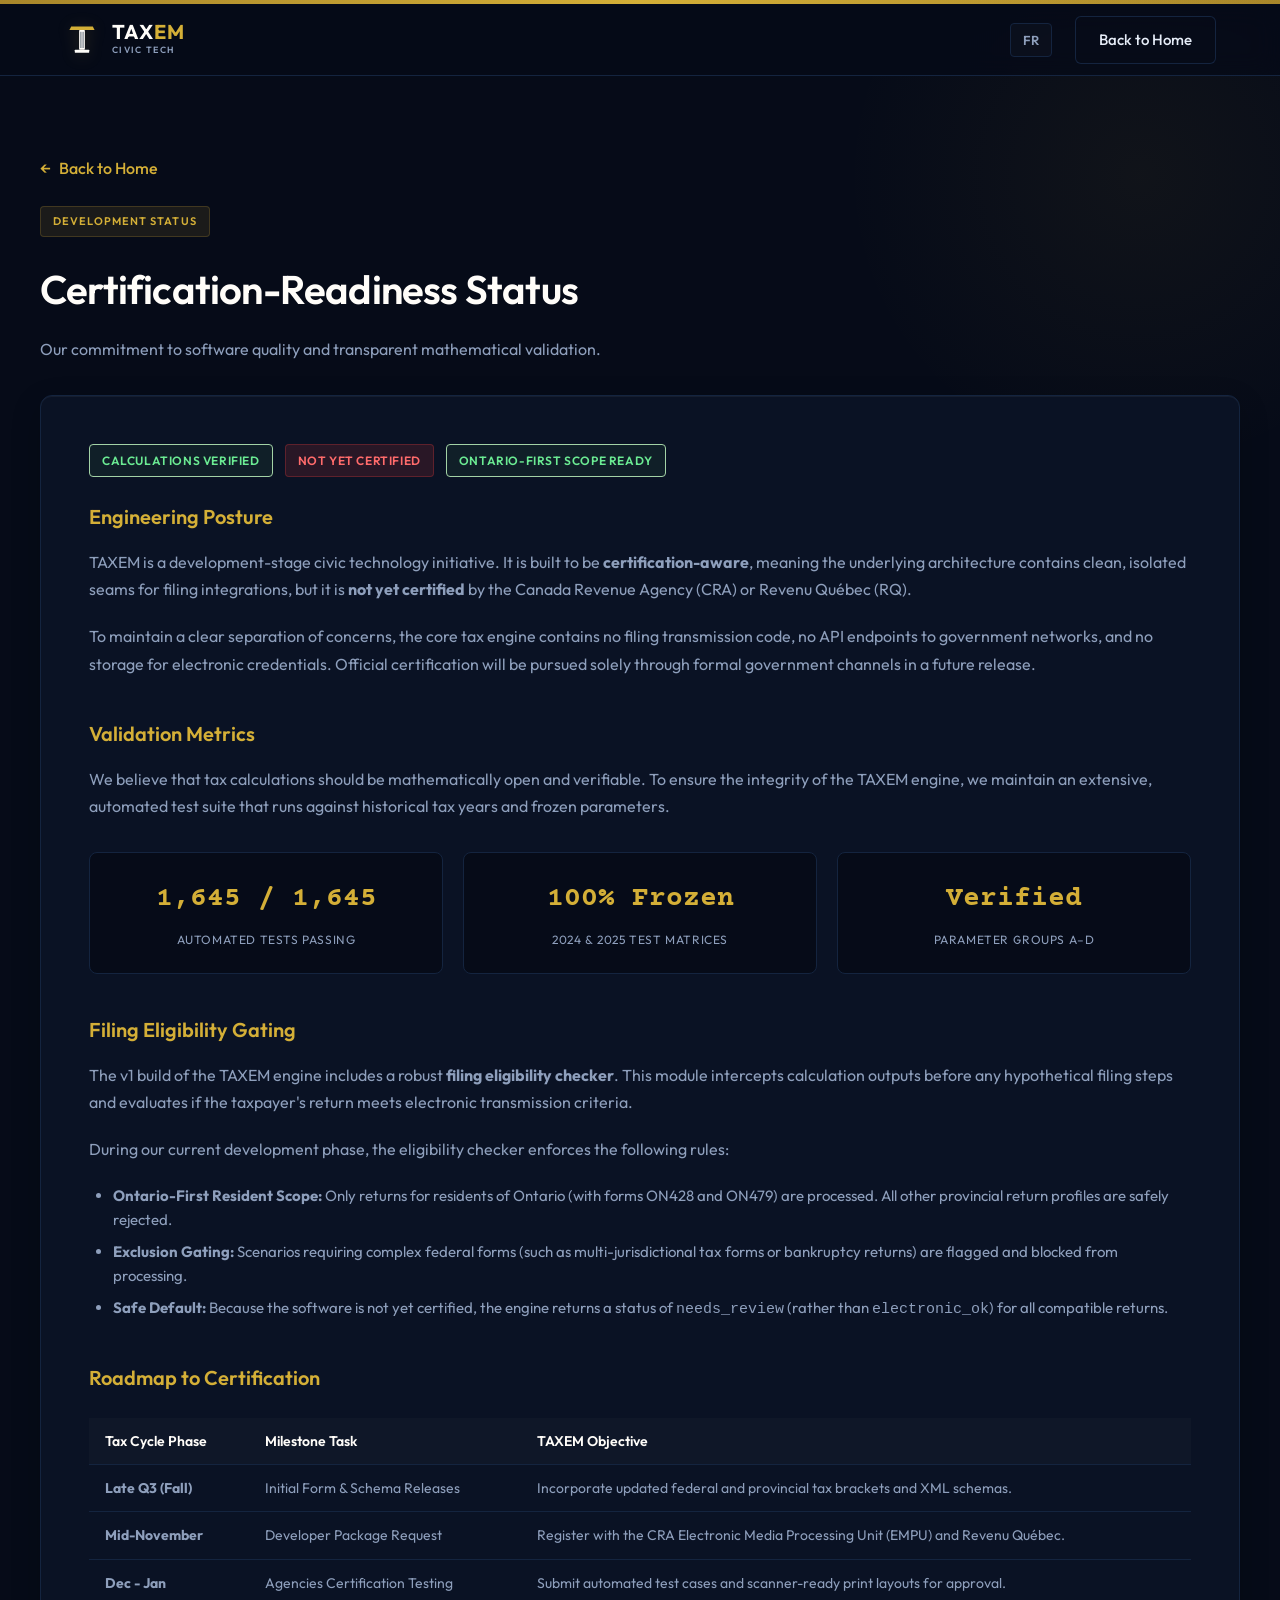
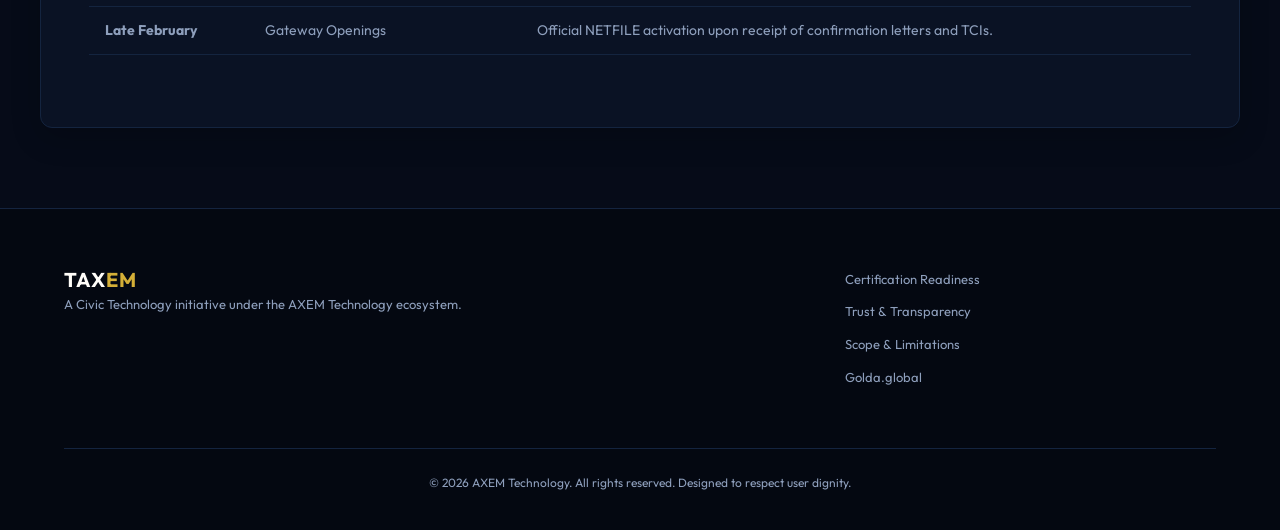
<file: readiness.html>
<!DOCTYPE html>
<html lang="en">
<head>
    <meta charset="UTF-8">
    <meta name="viewport" content="width=device-width, initial-scale=1.0">
    <title>Certification Readiness — TAXEM</title>
    <meta name="description" content="Status of TAXEM's calculation engine compliance, validation suites, and roadmap to official NETFILE certification.">
    <!-- Google Fonts -->
    <link rel="preconnect" href="https://fonts.googleapis.com">
    <link rel="preconnect" href="https://fonts.gstatic.com" crossorigin>
    <link href="https://fonts.googleapis.com/css2?family=Lora:ital,wght@0,400..700;1,400..700&family=Outfit:wght@300;400;500;600;700&family=Courier+Prime:ital,wght@0,400;0,700;1,400;1,700&display=swap" rel="stylesheet">
    <!-- Stylesheet -->
    <link rel="stylesheet" href="style.css">
    <style>
        .content-layout {
            padding: 80px 0;
            position: relative;
        }
        .content-layout::before {
            content: '';
            position: absolute;
            top: -200px;
            right: -200px;
            width: 600px;
            height: 600px;
            background: radial-gradient(circle, rgba(212, 175, 55, 0.05) 0%, transparent 70%);
            z-index: 0;
            pointer-events: none;
        }
        .content-card {
            background-color: var(--color-bg-card);
            border: 1px solid var(--color-border);
            border-radius: 12px;
            padding: 48px;
            box-shadow: 0 10px 30px rgba(0, 0, 0, 0.2), inset 0 1px 0 rgba(255, 255, 255, 0.05);
            margin-top: 32px;
            position: relative;
            z-index: 1;
        }
        .content-card h3 {
            margin-top: 40px;
            margin-bottom: 16px;
            color: var(--color-gold);
            font-size: 20px;
        }
        .content-card h3:first-of-type {
            margin-top: 0;
        }
        .content-card p {
            margin-bottom: 20px;
            font-size: 16px;
            line-height: 1.7;
            color: var(--color-text-muted);
        }
        .content-card ul {
            margin-left: 24px;
            margin-bottom: 24px;
            color: var(--color-text-muted);
        }
        .content-card li {
            margin-bottom: 8px;
            font-size: 15px;
        }
        .content-card table {
            width: 100%;
            border-collapse: collapse;
            margin: 24px 0;
            font-size: 14px;
        }
        .content-card th, .content-card td {
            padding: 12px 16px;
            text-align: left;
            border-bottom: 1px solid var(--color-border);
        }
        .content-card th {
            color: #FFFDF9;
            font-weight: 600;
            background-color: rgba(255, 255, 255, 0.02);
        }
        .content-card td {
            color: var(--color-text-muted);
        }
        .back-link {
            display: inline-flex;
            align-items: center;
            color: var(--color-gold);
            text-decoration: none;
            font-weight: 500;
            margin-bottom: 24px;
            transition: color 0.2s ease, transform 0.2s ease;
            gap: 8px;
            z-index: 2;
            position: relative;
        }
        .back-link:hover {
            color: var(--color-gold-hover);
            transform: translateX(-4px);
        }
        .status-container {
            display: flex;
            gap: 12px;
            margin-bottom: 24px;
            flex-wrap: wrap;
        }
        .status-indicator {
            display: inline-flex;
            align-items: center;
            gap: 8px;
            padding: 6px 12px;
            border-radius: 4px;
            font-size: 12px;
            font-weight: 600;
            text-transform: uppercase;
            letter-spacing: 0.05em;
        }
        .status-indicator.ready {
            background-color: rgba(46, 111, 64, 0.15);
            border: 1px solid var(--color-success-border);
            color: #6BEB93;
        }
        .status-indicator.warning {
            background-color: rgba(217, 56, 58, 0.15);
            border: 1px solid rgba(217, 56, 58, 0.3);
            color: #FF6B6B;
        }
        .metric-grid {
            display: grid;
            grid-template-columns: repeat(auto-fit, minmax(220px, 1fr));
            gap: 20px;
            margin: 32px 0;
        }
        .metric-card {
            background-color: #060B18;
            border: 1px solid var(--color-border);
            border-radius: 8px;
            padding: 24px;
            text-align: center;
        }
        .metric-value {
            font-family: var(--font-mono);
            font-size: 28px;
            font-weight: 700;
            color: var(--color-gold);
            margin-bottom: 8px;
        }
        .metric-label {
            font-size: 12px;
            text-transform: uppercase;
            letter-spacing: 0.05em;
            color: var(--color-text-muted);
        }
    </style>
</head>
<body>
    <!-- Top Decorative Line -->
    <div class="top-accent-line"></div>

    <!-- Navigation Header -->
    <header class="main-header">
        <div class="header-container">
            <a href="index.html" class="logo-container">
                <svg class="pillar-logo" width="36" height="36" viewBox="0 0 100 100" fill="none" xmlns="http://www.w3.org/2000/svg">
                    <path d="M15 25 L85 25 L80 15 L20 15 Z" fill="#D4AF37" />
                    <rect x="42" y="25" width="16" height="55" fill="#FFFDF9" rx="2" />
                    <rect x="30" y="80" width="40" height="8" fill="#FFFDF9" rx="1" />
                    <line x1="47" y1="30" x2="47" y2="75" stroke="#1C2D42" stroke-width="2" />
                    <line x1="53" y1="30" x2="53" y2="75" stroke="#1C2D42" stroke-width="2" />
                </svg>
                <div class="logo-text">
                    <span class="logo-title">TAX<span class="gold-text">EM</span></span>
                    <span class="logo-subtitle">CIVIC TECH</span>
                </div>
            </a>
            <div class="header-cta">
                <a href="fr/readiness.html" class="lang-toggle-btn">FR</a>
                <a href="index.html" class="btn btn-secondary">Back to Home</a>
            </div>
        </div>
    </header>

    <main class="container content-layout">
        <a href="index.html" class="back-link">
            <span>&larr;</span> Back to Home
        </a>

        <div class="section-header" style="text-align: left; margin: 0;">
            <span class="badge">DEVELOPMENT STATUS</span>
            <h2>Certification-Readiness Status</h2>
            <p>Our commitment to software quality and transparent mathematical validation.</p>
        </div>

        <div class="content-card">
            <div class="status-container">
                <div class="status-indicator ready">Calculations Verified</div>
                <div class="status-indicator warning">Not Yet Certified</div>
                <div class="status-indicator ready">Ontario-First Scope Ready</div>
            </div>

            <h3>Engineering Posture</h3>
            <p>
                TAXEM is a development-stage civic technology initiative. It is built to be <strong>certification-aware</strong>, meaning the underlying architecture contains clean, isolated seams for filing integrations, but it is <strong>not yet certified</strong> by the Canada Revenue Agency (CRA) or Revenu Québec (RQ). 
            </p>
            <p>
                To maintain a clear separation of concerns, the core tax engine contains no filing transmission code, no API endpoints to government networks, and no storage for electronic credentials. Official certification will be pursued solely through formal government channels in a future release.
            </p>

            <h3>Validation Metrics</h3>
            <p>
                We believe that tax calculations should be mathematically open and verifiable. To ensure the integrity of the TAXEM engine, we maintain an extensive, automated test suite that runs against historical tax years and frozen parameters.
            </p>

            <div class="metric-grid">
                <div class="metric-card">
                    <div class="metric-value">1,645 / 1,645</div>
                    <div class="metric-label">Automated Tests Passing</div>
                </div>
                <div class="metric-card">
                    <div class="metric-value">100% Frozen</div>
                    <div class="metric-label">2024 & 2025 Test Matrices</div>
                </div>
                <div class="metric-card">
                    <div class="metric-value">Verified</div>
                    <div class="metric-label">Parameter Groups A–D</div>
                </div>
            </div>

            <h3>Filing Eligibility Gating</h3>
            <p>
                The v1 build of the TAXEM engine includes a robust <strong>filing eligibility checker</strong>. This module intercepts calculation outputs before any hypothetical filing steps and evaluates if the taxpayer's return meets electronic transmission criteria. 
            </p>
            <p>
                During our current development phase, the eligibility checker enforces the following rules:
            </p>
            <ul>
                <li><strong>Ontario-First Resident Scope:</strong> Only returns for residents of Ontario (with forms ON428 and ON479) are processed. All other provincial return profiles are safely rejected.</li>
                <li><strong>Exclusion Gating:</strong> Scenarios requiring complex federal forms (such as multi-jurisdictional tax forms or bankruptcy returns) are flagged and blocked from processing.</li>
                <li><strong>Safe Default:</strong> Because the software is not yet certified, the engine returns a status of <code>needs_review</code> (rather than <code>electronic_ok</code>) for all compatible returns.</li>
            </ul>

            <h3>Roadmap to Certification</h3>
            <table class="roadmap-table">
                <thead>
                    <tr>
                        <th>Tax Cycle Phase</th>
                        <th>Milestone Task</th>
                        <th>TAXEM Objective</th>
                    </tr>
                </thead>
                <tbody>
                    <tr>
                        <td><strong>Late Q3 (Fall)</strong></td>
                        <td>Initial Form & Schema Releases</td>
                        <td>Incorporate updated federal and provincial tax brackets and XML schemas.</td>
                    </tr>
                    <tr>
                        <td><strong>Mid-November</strong></td>
                        <td>Developer Package Request</td>
                        <td>Register with the CRA Electronic Media Processing Unit (EMPU) and Revenu Québec.</td>
                    </tr>
                    <tr>
                        <td><strong>Dec - Jan</strong></td>
                        <td>Agencies Certification Testing</td>
                        <td>Submit automated test cases and scanner-ready print layouts for approval.</td>
                    </tr>
                    <tr>
                        <td><strong>Late February</strong></td>
                        <td>Gateway Openings</td>
                        <td>Official NETFILE activation upon receipt of confirmation letters and TCIs.</td>
                    </tr>
                </tbody>
            </table>
        </div>
    </main>

    <!-- Footer -->
    <footer class="main-footer">
        <div class="container footer-container">
            <div class="footer-brand">
                <div class="footer-logo-block">
                    <span class="logo-title">TAX<span class="gold-text">EM</span></span>
                </div>
                <p>A Civic Technology initiative under the AXEM Technology ecosystem.</p>
            </div>
            <div class="footer-links">
                <a href="readiness.html">Certification Readiness</a>
                <a href="trust.html">Trust & Transparency</a>
                <a href="scope.html">Scope & Limitations</a>
                <a href="https://golda.global" target="_blank" rel="noopener">Golda.global</a>
            </div>
            <div class="footer-copyright">
                <p>&copy; 2026 AXEM Technology. All rights reserved. Designed to respect user dignity.</p>
            </div>
        </div>
    </footer>
</body>
</html>
</file>
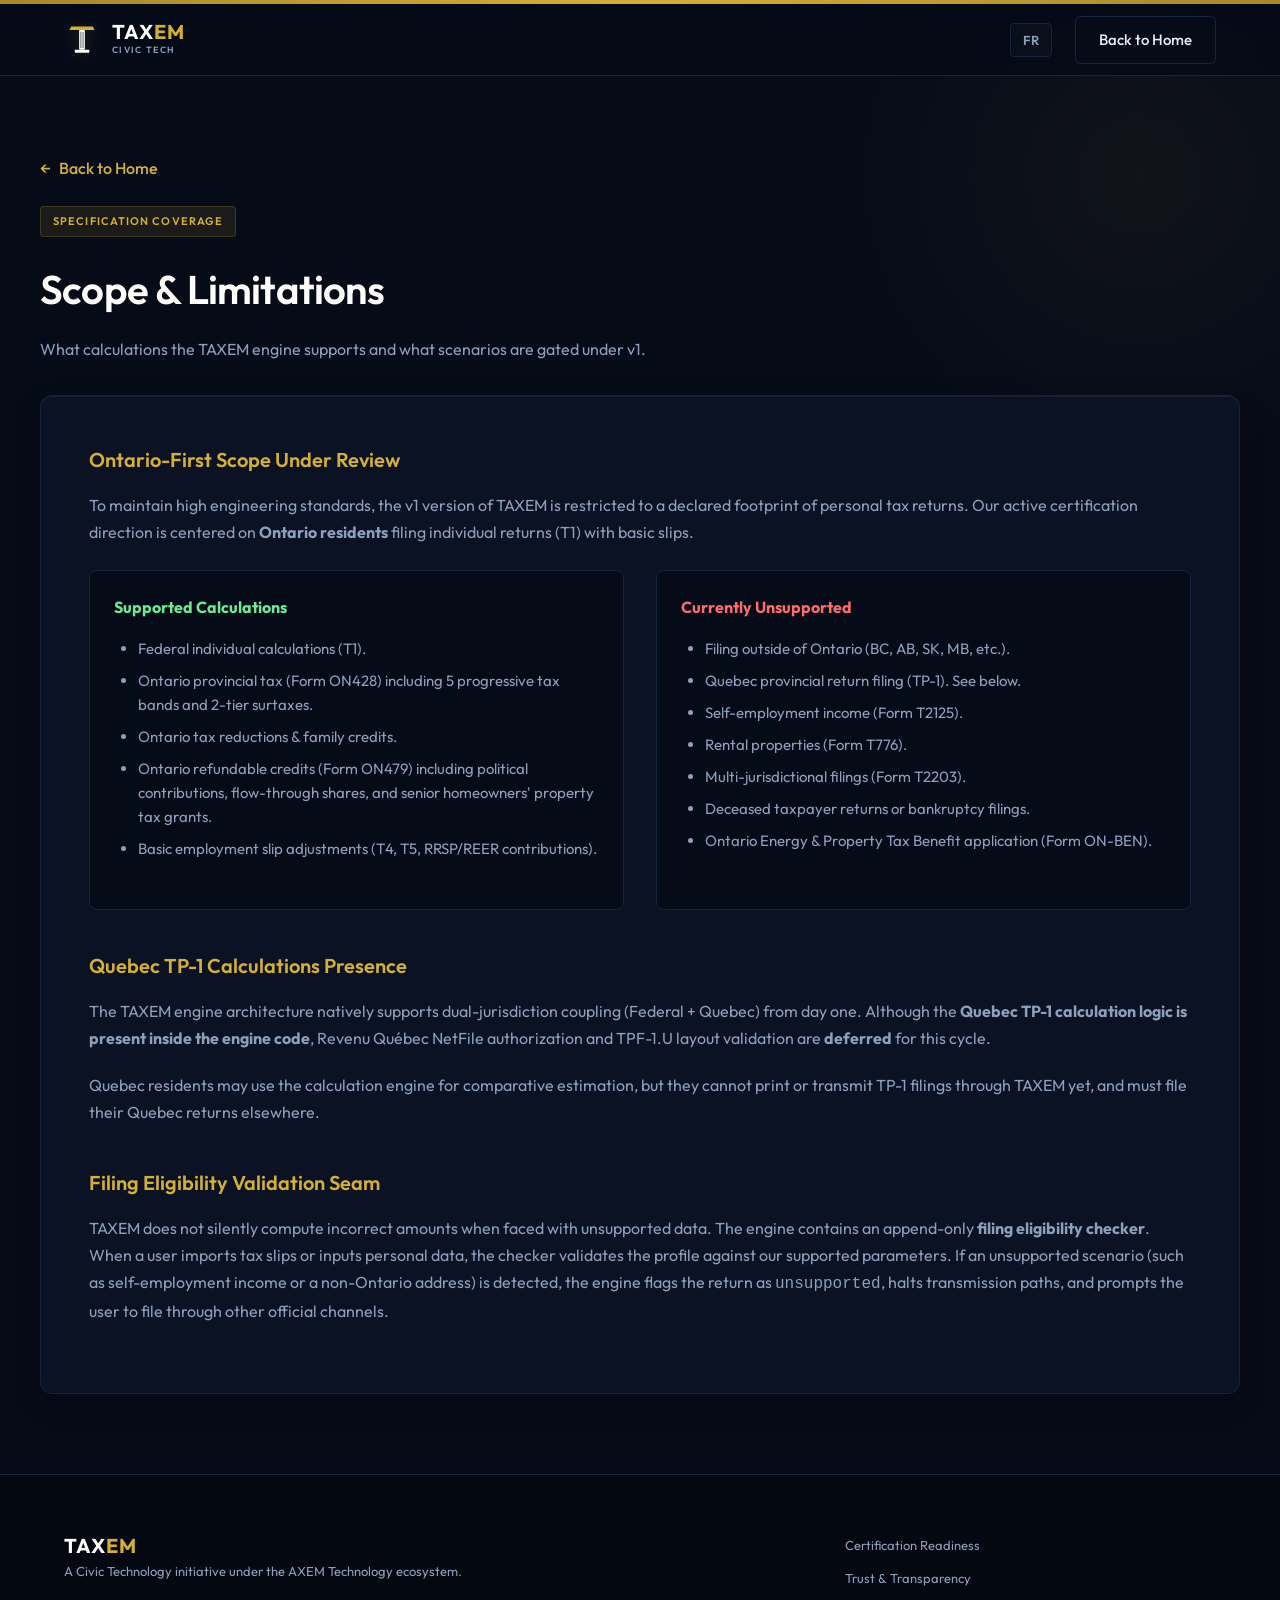
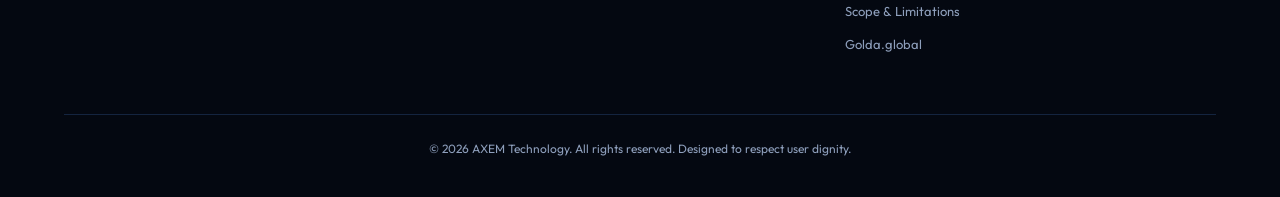
<file: scope.html>
<!DOCTYPE html>
<html lang="en">
<head>
    <meta charset="UTF-8">
    <meta name="viewport" content="width=device-width, initial-scale=1.0">
    <title>Scope & Limitations — TAXEM</title>
    <meta name="description" content="TAXEM engine calculations coverage, supported tax slips, regional limitations, and filing exclusion rules.">
    <!-- Google Fonts -->
    <link rel="preconnect" href="https://fonts.googleapis.com">
    <link rel="preconnect" href="https://fonts.gstatic.com" crossorigin>
    <link href="https://fonts.googleapis.com/css2?family=Lora:ital,wght@0,400..700;1,400..700&family=Outfit:wght@300;400;500;600;700&family=Courier+Prime:ital,wght@0,400;0,700;1,400;1,700&display=swap" rel="stylesheet">
    <!-- Stylesheet -->
    <link rel="stylesheet" href="style.css">
    <style>
        .content-layout {
            padding: 80px 0;
            position: relative;
        }
        .content-layout::before {
            content: '';
            position: absolute;
            top: -200px;
            right: -200px;
            width: 600px;
            height: 600px;
            background: radial-gradient(circle, rgba(212, 175, 55, 0.05) 0%, transparent 70%);
            z-index: 0;
            pointer-events: none;
        }
        .content-card {
            background-color: var(--color-bg-card);
            border: 1px solid var(--color-border);
            border-radius: 12px;
            padding: 48px;
            box-shadow: 0 10px 30px rgba(0, 0, 0, 0.2), inset 0 1px 0 rgba(255, 255, 255, 0.05);
            margin-top: 32px;
            position: relative;
            z-index: 1;
        }
        .content-card h3 {
            margin-top: 40px;
            margin-bottom: 16px;
            color: var(--color-gold);
            font-size: 20px;
        }
        .content-card h3:first-of-type {
            margin-top: 0;
        }
        .content-card p {
            margin-bottom: 20px;
            font-size: 16px;
            line-height: 1.7;
            color: var(--color-text-muted);
        }
        .content-card ul {
            margin-left: 24px;
            margin-bottom: 24px;
            color: var(--color-text-muted);
        }
        .content-card li {
            margin-bottom: 8px;
            font-size: 15px;
        }
        .back-link {
            display: inline-flex;
            align-items: center;
            color: var(--color-gold);
            text-decoration: none;
            font-weight: 500;
            margin-bottom: 24px;
            transition: color 0.2s ease, transform 0.2s ease;
            gap: 8px;
            z-index: 2;
            position: relative;
        }
        .back-link:hover {
            color: var(--color-gold-hover);
            transform: translateX(-4px);
        }
        .scope-columns {
            display: grid;
            grid-template-columns: 1fr 1fr;
            gap: 32px;
            margin: 24px 0;
        }
        .scope-box {
            background-color: #060B18;
            border: 1px solid var(--color-border);
            border-radius: 8px;
            padding: 24px;
        }
        .scope-box h4 {
            font-size: 16px;
            margin-bottom: 16px;
        }
        .scope-box.supported h4 {
            color: #6BEB93;
        }
        .scope-box.unsupported h4 {
            color: #FF6B6B;
        }
        @media (max-width: 768px) {
            .scope-columns {
                grid-template-columns: 1fr;
            }
        }
    </style>
</head>
<body>
    <!-- Top Decorative Line -->
    <div class="top-accent-line"></div>

    <!-- Navigation Header -->
    <header class="main-header">
        <div class="header-container">
            <a href="index.html" class="logo-container">
                <svg class="pillar-logo" width="36" height="36" viewBox="0 0 100 100" fill="none" xmlns="http://www.w3.org/2000/svg">
                    <path d="M15 25 L85 25 L80 15 L20 15 Z" fill="#D4AF37" />
                    <rect x="42" y="25" width="16" height="55" fill="#FFFDF9" rx="2" />
                    <rect x="30" y="80" width="40" height="8" fill="#FFFDF9" rx="1" />
                    <line x1="47" y1="30" x2="47" y2="75" stroke="#1C2D42" stroke-width="2" />
                    <line x1="53" y1="30" x2="53" y2="75" stroke="#1C2D42" stroke-width="2" />
                </svg>
                <div class="logo-text">
                    <span class="logo-title">TAX<span class="gold-text">EM</span></span>
                    <span class="logo-subtitle">CIVIC TECH</span>
                </div>
            </a>
            <div class="header-cta">
                <a href="fr/scope.html" class="lang-toggle-btn">FR</a>
                <a href="index.html" class="btn btn-secondary">Back to Home</a>
            </div>
        </div>
    </header>

    <main class="container content-layout">
        <a href="index.html" class="back-link">
            <span>&larr;</span> Back to Home
        </a>

        <div class="section-header" style="text-align: left; margin: 0;">
            <span class="badge">SPECIFICATION COVERAGE</span>
            <h2>Scope & Limitations</h2>
            <p>What calculations the TAXEM engine supports and what scenarios are gated under v1.</p>
        </div>

        <div class="content-card">
            <h3>Ontario-First Scope Under Review</h3>
            <p>
                To maintain high engineering standards, the v1 version of TAXEM is restricted to a declared footprint of personal tax returns. Our active certification direction is centered on <strong>Ontario residents</strong> filing individual returns (T1) with basic slips. 
            </p>

            <div class="scope-columns">
                <div class="scope-box supported">
                    <h4>Supported Calculations</h4>
                    <ul>
                        <li>Federal individual calculations (T1).</li>
                        <li>Ontario provincial tax (Form ON428) including 5 progressive tax bands and 2-tier surtaxes.</li>
                        <li>Ontario tax reductions & family credits.</li>
                        <li>Ontario refundable credits (Form ON479) including political contributions, flow-through shares, and senior homeowners' property tax grants.</li>
                        <li>Basic employment slip adjustments (T4, T5, RRSP/REER contributions).</li>
                    </ul>
                </div>
                <div class="scope-box unsupported">
                    <h4>Currently Unsupported</h4>
                    <ul>
                        <li>Filing outside of Ontario (BC, AB, SK, MB, etc.).</li>
                        <li>Quebec provincial return filing (TP-1). See below.</li>
                        <li>Self-employment income (Form T2125).</li>
                        <li>Rental properties (Form T776).</li>
                        <li>Multi-jurisdictional filings (Form T2203).</li>
                        <li>Deceased taxpayer returns or bankruptcy filings.</li>
                        <li>Ontario Energy & Property Tax Benefit application (Form ON-BEN).</li>
                    </ul>
                </div>
            </div>

            <h3>Quebec TP-1 Calculations Presence</h3>
            <p>
                The TAXEM engine architecture natively supports dual-jurisdiction coupling (Federal + Quebec) from day one. Although the <strong>Quebec TP-1 calculation logic is present inside the engine code</strong>, Revenu Québec NetFile authorization and TPF-1.U layout validation are <strong>deferred</strong> for this cycle. 
            </p>
            <p>
                Quebec residents may use the calculation engine for comparative estimation, but they cannot print or transmit TP-1 filings through TAXEM yet, and must file their Quebec returns elsewhere.
            </p>

            <h3>Filing Eligibility Validation Seam</h3>
            <p>
                TAXEM does not silently compute incorrect amounts when faced with unsupported data. The engine contains an append-only <strong>filing eligibility checker</strong>. When a user imports tax slips or inputs personal data, the checker validates the profile against our supported parameters. If an unsupported scenario (such as self-employment income or a non-Ontario address) is detected, the engine flags the return as <code>unsupported</code>, halts transmission paths, and prompts the user to file through other official channels.
            </p>
        </div>
    </main>

    <!-- Footer -->
    <footer class="main-footer">
        <div class="container footer-container">
            <div class="footer-brand">
                <div class="footer-logo-block">
                    <span class="logo-title">TAX<span class="gold-text">EM</span></span>
                </div>
                <p>A Civic Technology initiative under the AXEM Technology ecosystem.</p>
            </div>
            <div class="footer-links">
                <a href="readiness.html">Certification Readiness</a>
                <a href="trust.html">Trust & Transparency</a>
                <a href="scope.html">Scope & Limitations</a>
                <a href="https://golda.global" target="_blank" rel="noopener">Golda.global</a>
            </div>
            <div class="footer-copyright">
                <p>&copy; 2026 AXEM Technology. All rights reserved. Designed to respect user dignity.</p>
            </div>
        </div>
    </footer>
</body>
</html>
</file>
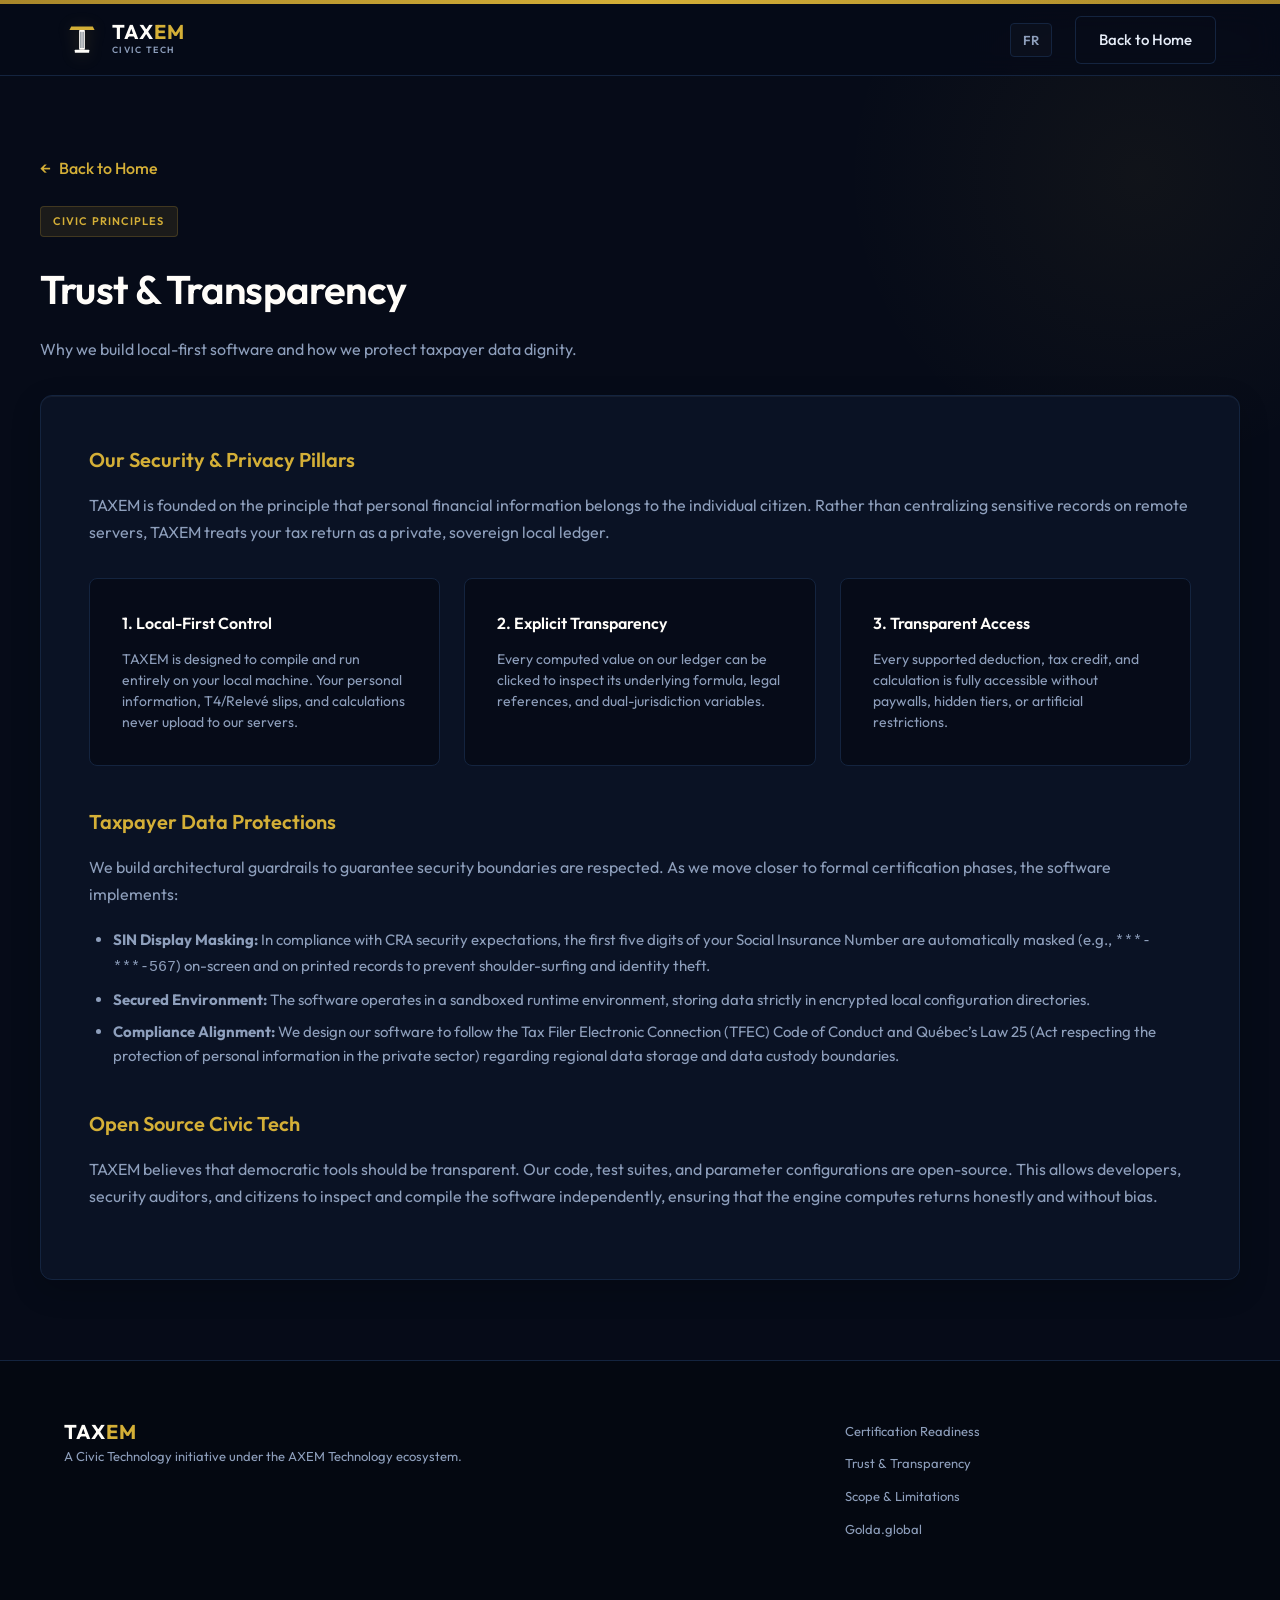
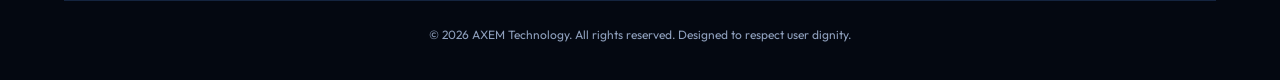
<file: trust.html>
<!DOCTYPE html>
<html lang="en">
<head>
    <meta charset="UTF-8">
    <meta name="viewport" content="width=device-width, initial-scale=1.0">
    <title>Trust & Transparency — TAXEM</title>
    <meta name="description" content="TAXEM's civic tech architecture, security posture, SIN masking policies, and commitment to transparent tax filing.">
    <!-- Google Fonts -->
    <link rel="preconnect" href="https://fonts.googleapis.com">
    <link rel="preconnect" href="https://fonts.gstatic.com" crossorigin>
    <link href="https://fonts.googleapis.com/css2?family=Lora:ital,wght@0,400..700;1,400..700&family=Outfit:wght@300;400;500;600;700&family=Courier+Prime:ital,wght@0,400;0,700;1,400;1,700&display=swap" rel="stylesheet">
    <!-- Stylesheet -->
    <link rel="stylesheet" href="style.css">
    <style>
        .content-layout {
            padding: 80px 0;
            position: relative;
        }
        .content-layout::before {
            content: '';
            position: absolute;
            top: -200px;
            right: -200px;
            width: 600px;
            height: 600px;
            background: radial-gradient(circle, rgba(212, 175, 55, 0.05) 0%, transparent 70%);
            z-index: 0;
            pointer-events: none;
        }
        .content-card {
            background-color: var(--color-bg-card);
            border: 1px solid var(--color-border);
            border-radius: 12px;
            padding: 48px;
            box-shadow: 0 10px 30px rgba(0, 0, 0, 0.2), inset 0 1px 0 rgba(255, 255, 255, 0.05);
            margin-top: 32px;
            position: relative;
            z-index: 1;
        }
        .content-card h3 {
            margin-top: 40px;
            margin-bottom: 16px;
            color: var(--color-gold);
            font-size: 20px;
        }
        .content-card h3:first-of-type {
            margin-top: 0;
        }
        .content-card p {
            margin-bottom: 20px;
            font-size: 16px;
            line-height: 1.7;
            color: var(--color-text-muted);
        }
        .content-card ul {
            margin-left: 24px;
            margin-bottom: 24px;
            color: var(--color-text-muted);
        }
        .content-card li {
            margin-bottom: 8px;
            font-size: 15px;
        }
        .back-link {
            display: inline-flex;
            align-items: center;
            color: var(--color-gold);
            text-decoration: none;
            font-weight: 500;
            margin-bottom: 24px;
            transition: color 0.2s ease, transform 0.2s ease;
            gap: 8px;
            z-index: 2;
            position: relative;
        }
        .back-link:hover {
            color: var(--color-gold-hover);
            transform: translateX(-4px);
        }
        .trust-grid {
            display: grid;
            grid-template-columns: repeat(auto-fit, minmax(280px, 1fr));
            gap: 24px;
            margin: 32px 0;
        }
        .trust-pillar {
            background-color: #060B18;
            border: 1px solid var(--color-border);
            border-radius: 8px;
            padding: 32px;
        }
        .trust-pillar h4 {
            color: #FFFDF9;
            margin-bottom: 12px;
            font-size: 16px;
            font-weight: 600;
        }
        .trust-pillar p {
            font-size: 14px;
            line-height: 1.5;
            color: var(--color-text-muted);
            margin-bottom: 0;
        }
    </style>
</head>
<body>
    <!-- Top Decorative Line -->
    <div class="top-accent-line"></div>

    <!-- Navigation Header -->
    <header class="main-header">
        <div class="header-container">
            <a href="index.html" class="logo-container">
                <svg class="pillar-logo" width="36" height="36" viewBox="0 0 100 100" fill="none" xmlns="http://www.w3.org/2000/svg">
                    <path d="M15 25 L85 25 L80 15 L20 15 Z" fill="#D4AF37" />
                    <rect x="42" y="25" width="16" height="55" fill="#FFFDF9" rx="2" />
                    <rect x="30" y="80" width="40" height="8" fill="#FFFDF9" rx="1" />
                    <line x1="47" y1="30" x2="47" y2="75" stroke="#1C2D42" stroke-width="2" />
                    <line x1="53" y1="30" x2="53" y2="75" stroke="#1C2D42" stroke-width="2" />
                </svg>
                <div class="logo-text">
                    <span class="logo-title">TAX<span class="gold-text">EM</span></span>
                    <span class="logo-subtitle">CIVIC TECH</span>
                </div>
            </a>
            <div class="header-cta">
                <a href="fr/trust.html" class="lang-toggle-btn">FR</a>
                <a href="index.html" class="btn btn-secondary">Back to Home</a>
            </div>
        </div>
    </header>

    <main class="container content-layout">
        <a href="index.html" class="back-link">
            <span>&larr;</span> Back to Home
        </a>

        <div class="section-header" style="text-align: left; margin: 0;">
            <span class="badge">CIVIC PRINCIPLES</span>
            <h2>Trust & Transparency</h2>
            <p>Why we build local-first software and how we protect taxpayer data dignity.</p>
        </div>

        <div class="content-card">
            <h3>Our Security & Privacy Pillars</h3>
            <p>
                TAXEM is founded on the principle that personal financial information belongs to the individual citizen. Rather than centralizing sensitive records on remote servers, TAXEM treats your tax return as a private, sovereign local ledger.
            </p>

            <div class="trust-grid">
                <div class="trust-pillar">
                    <h4>1. Local-First Control</h4>
                    <p>TAXEM is designed to compile and run entirely on your local machine. Your personal information, T4/Relevé slips, and calculations never upload to our servers.</p>
                </div>
                <div class="trust-pillar">
                    <h4>2. Explicit Transparency</h4>
                    <p>Every computed value on our ledger can be clicked to inspect its underlying formula, legal references, and dual-jurisdiction variables.</p>
                </div>
                <div class="trust-pillar">
                    <h4>3. Transparent Access</h4>
                    <p>Every supported deduction, tax credit, and calculation is fully accessible without paywalls, hidden tiers, or artificial restrictions.</p>
                </div>
            </div>

            <h3>Taxpayer Data Protections</h3>
            <p>
                We build architectural guardrails to guarantee security boundaries are respected. As we move closer to formal certification phases, the software implements:
            </p>
            <ul>
                <li><strong>SIN Display Masking:</strong> In compliance with CRA security expectations, the first five digits of your Social Insurance Number are automatically masked (e.g., <code>***-***-567</code>) on-screen and on printed records to prevent shoulder-surfing and identity theft.</li>
                <li><strong>Secured Environment:</strong> The software operates in a sandboxed runtime environment, storing data strictly in encrypted local configuration directories.</li>
                <li><strong>Compliance Alignment:</strong> We design our software to follow the Tax Filer Electronic Connection (TFEC) Code of Conduct and Québec’s Law 25 (Act respecting the protection of personal information in the private sector) regarding regional data storage and data custody boundaries.</li>
            </ul>

            <h3>Open Source Civic Tech</h3>
            <p>
                TAXEM believes that democratic tools should be transparent. Our code, test suites, and parameter configurations are open-source. This allows developers, security auditors, and citizens to inspect and compile the software independently, ensuring that the engine computes returns honestly and without bias.
            </p>
        </div>
    </main>

    <!-- Footer -->
    <footer class="main-footer">
        <div class="container footer-container">
            <div class="footer-brand">
                <div class="footer-logo-block">
                    <span class="logo-title">TAX<span class="gold-text">EM</span></span>
                </div>
                <p>A Civic Technology initiative under the AXEM Technology ecosystem.</p>
            </div>
            <div class="footer-links">
                <a href="readiness.html">Certification Readiness</a>
                <a href="trust.html">Trust & Transparency</a>
                <a href="scope.html">Scope & Limitations</a>
                <a href="https://golda.global" target="_blank" rel="noopener">Golda.global</a>
            </div>
            <div class="footer-copyright">
                <p>&copy; 2026 AXEM Technology. All rights reserved. Designed to respect user dignity.</p>
            </div>
        </div>
    </footer>
</body>
</html>
</file>
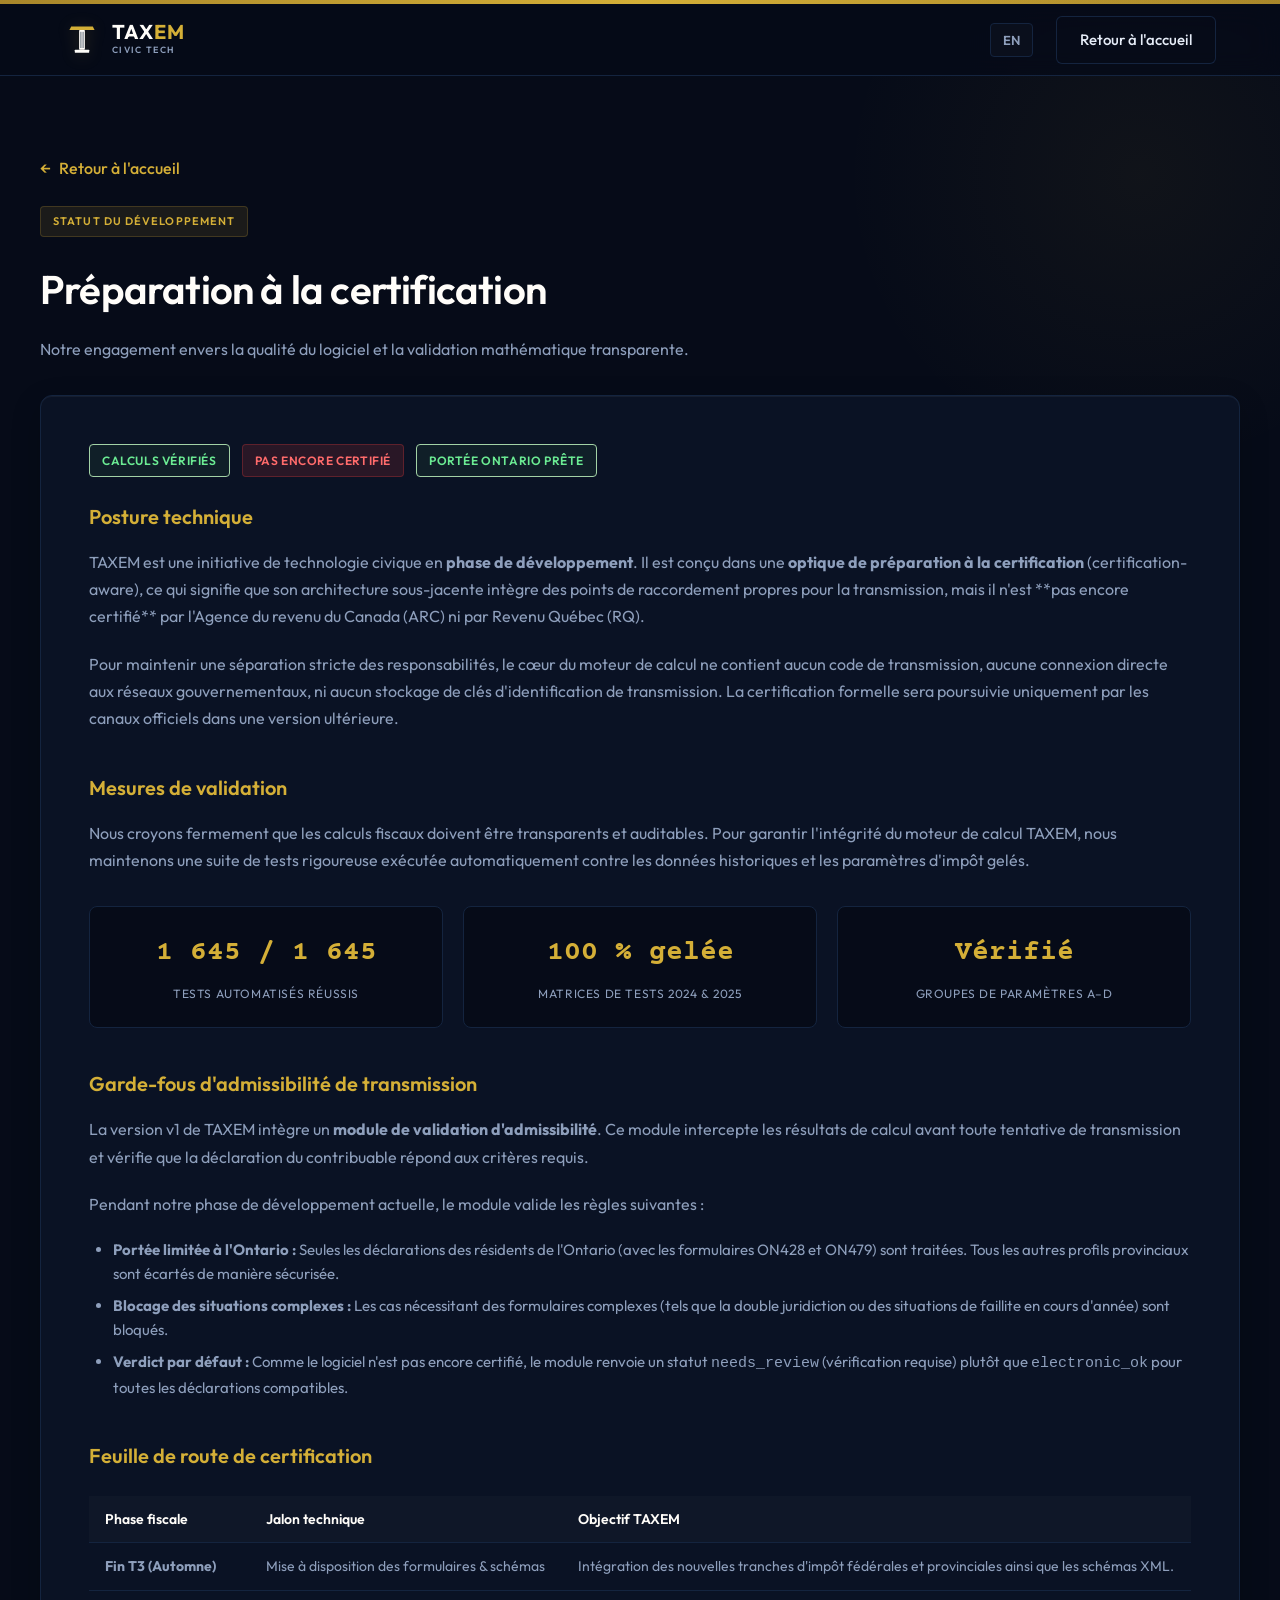
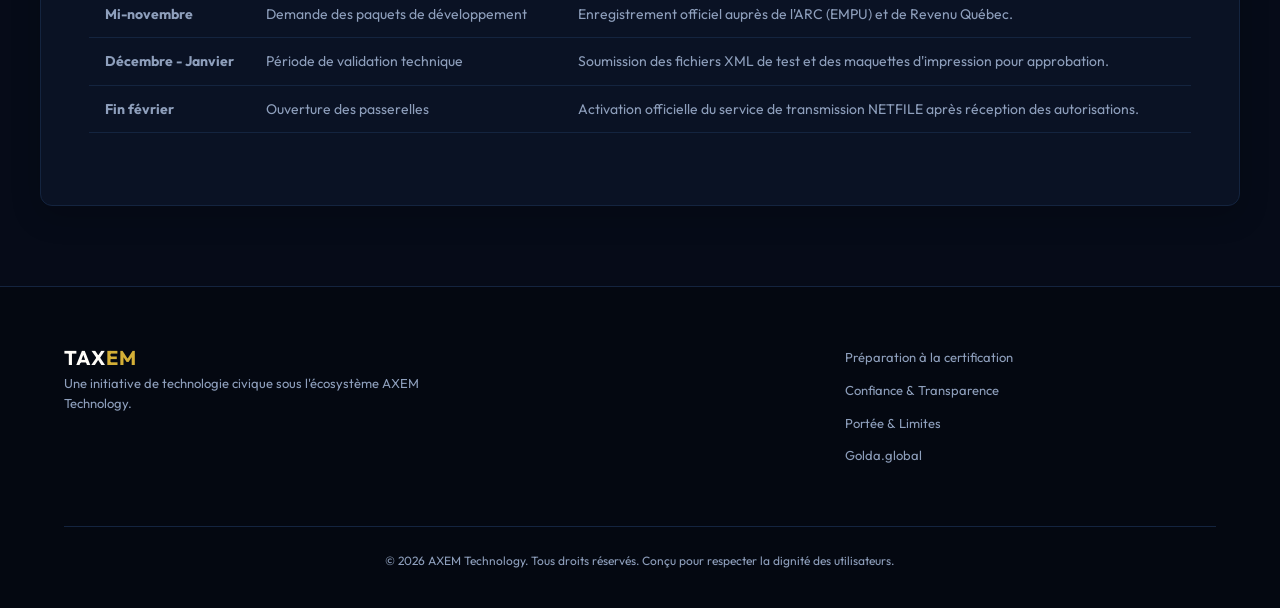
<file: fr/readiness.html>
<!DOCTYPE html>
<html lang="fr">
<head>
    <meta charset="UTF-8">
    <meta name="viewport" content="width=device-width, initial-scale=1.0">
    <title>Préparation à la certification — TAXEM</title>
    <meta name="description" content="Statut de conformité du moteur de calcul TAXEM, suites de validation et feuille de route vers la certification NETFILE officielle.">
    <!-- Google Fonts -->
    <link rel="preconnect" href="https://fonts.googleapis.com">
    <link rel="preconnect" href="https://fonts.gstatic.com" crossorigin>
    <link href="https://fonts.googleapis.com/css2?family=Lora:ital,wght@0,400..700;1,400..700&family=Outfit:wght@300;400;500;600;700&family=Courier+Prime:ital,wght@0,400;0,700;1,400;1,700&display=swap" rel="stylesheet">
    <!-- Stylesheet -->
    <link rel="stylesheet" href="../style.css">
    <style>
        .content-layout {
            padding: 80px 0;
            position: relative;
        }
        .content-layout::before {
            content: '';
            position: absolute;
            top: -200px;
            right: -200px;
            width: 600px;
            height: 600px;
            background: radial-gradient(circle, rgba(212, 175, 55, 0.05) 0%, transparent 70%);
            z-index: 0;
            pointer-events: none;
        }
        .content-card {
            background-color: var(--color-bg-card);
            border: 1px solid var(--color-border);
            border-radius: 12px;
            padding: 48px;
            box-shadow: 0 10px 30px rgba(0, 0, 0, 0.2), inset 0 1px 0 rgba(255, 255, 255, 0.05);
            margin-top: 32px;
            position: relative;
            z-index: 1;
        }
        .content-card h3 {
            margin-top: 40px;
            margin-bottom: 16px;
            color: var(--color-gold);
            font-size: 20px;
        }
        .content-card h3:first-of-type {
            margin-top: 0;
        }
        .content-card p {
            margin-bottom: 20px;
            font-size: 16px;
            line-height: 1.7;
            color: var(--color-text-muted);
        }
        .content-card ul {
            margin-left: 24px;
            margin-bottom: 24px;
            color: var(--color-text-muted);
        }
        .content-card li {
            margin-bottom: 8px;
            font-size: 15px;
        }
        .content-card table {
            width: 100%;
            border-collapse: collapse;
            margin: 24px 0;
            font-size: 14px;
        }
        .content-card th, .content-card td {
            padding: 12px 16px;
            text-align: left;
            border-bottom: 1px solid var(--color-border);
        }
        .content-card th {
            color: #FFFDF9;
            font-weight: 600;
            background-color: rgba(255, 255, 255, 0.02);
        }
        .content-card td {
            color: var(--color-text-muted);
        }
        .back-link {
            display: inline-flex;
            align-items: center;
            color: var(--color-gold);
            text-decoration: none;
            font-weight: 500;
            margin-bottom: 24px;
            transition: color 0.2s ease, transform 0.2s ease;
            gap: 8px;
            z-index: 2;
            position: relative;
        }
        .back-link:hover {
            color: var(--color-gold-hover);
            transform: translateX(-4px);
        }
        .status-container {
            display: flex;
            gap: 12px;
            margin-bottom: 24px;
            flex-wrap: wrap;
        }
        .status-indicator {
            display: inline-flex;
            align-items: center;
            gap: 8px;
            padding: 6px 12px;
            border-radius: 4px;
            font-size: 12px;
            font-weight: 600;
            text-transform: uppercase;
            letter-spacing: 0.05em;
        }
        .status-indicator.ready {
            background-color: rgba(46, 111, 64, 0.15);
            border: 1px solid var(--color-success-border);
            color: #6BEB93;
        }
        .status-indicator.warning {
            background-color: rgba(217, 56, 58, 0.15);
            border: 1px solid rgba(217, 56, 58, 0.3);
            color: #FF6B6B;
        }
        .metric-grid {
            display: grid;
            grid-template-columns: repeat(auto-fit, minmax(220px, 1fr));
            gap: 20px;
            margin: 32px 0;
        }
        .metric-card {
            background-color: #060B18;
            border: 1px solid var(--color-border);
            border-radius: 8px;
            padding: 24px;
            text-align: center;
        }
        .metric-value {
            font-family: var(--font-mono);
            font-size: 28px;
            font-weight: 700;
            color: var(--color-gold);
            margin-bottom: 8px;
        }
        .metric-label {
            font-size: 12px;
            text-transform: uppercase;
            letter-spacing: 0.05em;
            color: var(--color-text-muted);
        }
    </style>
</head>
<body>
    <!-- Top Decorative Line -->
    <div class="top-accent-line"></div>

    <!-- Navigation Header -->
    <header class="main-header">
        <div class="header-container">
            <a href="../fr/index.html" class="logo-container">
                <svg class="pillar-logo" width="36" height="36" viewBox="0 0 100 100" fill="none" xmlns="http://www.w3.org/2000/svg">
                    <path d="M15 25 L85 25 L80 15 L20 15 Z" fill="#D4AF37" />
                    <rect x="42" y="25" width="16" height="55" fill="#FFFDF9" rx="2" />
                    <rect x="30" y="80" width="40" height="8" fill="#FFFDF9" rx="1" />
                    <line x1="47" y1="30" x2="47" y2="75" stroke="#1C2D42" stroke-width="2" />
                    <line x1="53" y1="30" x2="53" y2="75" stroke="#1C2D42" stroke-width="2" />
                </svg>
                <div class="logo-text">
                    <span class="logo-title">TAX<span class="gold-text">EM</span></span>
                    <span class="logo-subtitle">CIVIC TECH</span>
                </div>
            </a>
            <div class="header-cta">
                <a href="../readiness.html" class="lang-toggle-btn">EN</a>
                <a href="../fr/index.html" class="btn btn-secondary">Retour à l'accueil</a>
            </div>
        </div>
    </header>

    <main class="container content-layout">
        <a href="../fr/index.html" class="back-link">
            <span>&larr;</span> Retour à l'accueil
        </a>

        <div class="section-header" style="text-align: left; margin: 0;">
            <span class="badge">STATUT DU DÉVELOPPEMENT</span>
            <h2>Préparation à la certification</h2>
            <p>Notre engagement envers la qualité du logiciel et la validation mathématique transparente.</p>
        </div>

        <div class="content-card">
            <div class="status-container">
                <div class="status-indicator ready">Calculs vérifiés</div>
                <div class="status-indicator warning">Pas encore certifié</div>
                <div class="status-indicator ready">Portée Ontario prête</div>
            </div>

            <h3>Posture technique</h3>
            <p>
                TAXEM est une initiative de technologie civique en <strong>phase de développement</strong>. Il est conçu dans une <strong>optique de préparation à la certification</strong> (certification-aware), ce qui signifie que son architecture sous-jacente intègre des points de raccordement propres pour la transmission, mais il n'est **pas encore certifié** par l'Agence du revenu du Canada (ARC) ni par Revenu Québec (RQ).
            </p>
            <p>
                Pour maintenir une séparation stricte des responsabilités, le cœur du moteur de calcul ne contient aucun code de transmission, aucune connexion directe aux réseaux gouvernementaux, ni aucun stockage de clés d'identification de transmission. La certification formelle sera poursuivie uniquement par les canaux officiels dans une version ultérieure.
            </p>

            <h3>Mesures de validation</h3>
            <p>
                Nous croyons fermement que les calculs fiscaux doivent être transparents et auditables. Pour garantir l'intégrité du moteur de calcul TAXEM, nous maintenons une suite de tests rigoureuse exécutée automatiquement contre les données historiques et les paramètres d'impôt gelés.
            </p>

            <div class="metric-grid">
                <div class="metric-card">
                    <div class="metric-value">1 645 / 1 645</div>
                    <div class="metric-label">Tests automatisés réussis</div>
                </div>
                <div class="metric-card">
                    <div class="metric-value">100 % gelée</div>
                    <div class="metric-label">Matrices de tests 2024 & 2025</div>
                </div>
                <div class="metric-card">
                    <div class="metric-value">Vérifié</div>
                    <div class="metric-label">Groupes de paramètres A–D</div>
                </div>
            </div>

            <h3>Garde-fous d'admissibilité de transmission</h3>
            <p>
                La version v1 de TAXEM intègre un <strong>module de validation d'admissibilité</strong>. Ce module intercepte les résultats de calcul avant toute tentative de transmission et vérifie que la déclaration du contribuable répond aux critères requis.
            </p>
            <p>
                Pendant notre phase de développement actuelle, le module valide les règles suivantes :
            </p>
            <ul>
                <li><strong>Portée limitée à l'Ontario :</strong> Seules les déclarations des résidents de l'Ontario (avec les formulaires ON428 et ON479) sont traitées. Tous les autres profils provinciaux sont écartés de manière sécurisée.</li>
                <li><strong>Blocage des situations complexes :</strong> Les cas nécessitant des formulaires complexes (tels que la double juridiction ou des situations de faillite en cours d'année) sont bloqués.</li>
                <li><strong>Verdict par défaut :</strong> Comme le logiciel n'est pas encore certifié, le module renvoie un statut <code>needs_review</code> (vérification requise) plutôt que <code>electronic_ok</code> pour toutes les déclarations compatibles.</li>
            </ul>

            <h3>Feuille de route de certification</h3>
            <table class="roadmap-table">
                <thead>
                    <tr>
                        <th>Phase fiscale</th>
                        <th>Jalon technique</th>
                        <th>Objectif TAXEM</th>
                    </tr>
                </thead>
                <tbody>
                    <tr>
                        <td><strong>Fin T3 (Automne)</strong></td>
                        <td>Mise à disposition des formulaires & schémas</td>
                        <td>Intégration des nouvelles tranches d'impôt fédérales et provinciales ainsi que les schémas XML.</td>
                    </tr>
                    <tr>
                        <td><strong>Mi-novembre</strong></td>
                        <td>Demande des paquets de développement</td>
                        <td>Enregistrement officiel auprès de l'ARC (EMPU) et de Revenu Québec.</td>
                    </tr>
                    <tr>
                        <td><strong>Décembre - Janvier</strong></td>
                        <td>Période de validation technique</td>
                        <td>Soumission des fichiers XML de test et des maquettes d'impression pour approbation.</td>
                    </tr>
                    <tr>
                        <td><strong>Fin février</strong></td>
                        <td>Ouverture des passerelles</td>
                        <td>Activation officielle du service de transmission NETFILE après réception des autorisations.</td>
                    </tr>
                </tbody>
            </table>
        </div>
    </main>

    <!-- Footer -->
    <footer class="main-footer">
        <div class="container footer-container">
            <div class="footer-brand">
                <div class="footer-logo-block">
                    <span class="logo-title">TAX<span class="gold-text">EM</span></span>
                </div>
                <p>Une initiative de technologie civique sous l'écosystème AXEM Technology.</p>
            </div>
            <div class="footer-links">
                <a href="../fr/readiness.html">Préparation à la certification</a>
                <a href="../fr/trust.html">Confiance & Transparence</a>
                <a href="../fr/scope.html">Portée & Limites</a>
                <a href="https://golda.global" target="_blank" rel="noopener">Golda.global</a>
            </div>
            <div class="footer-copyright">
                <p>&copy; 2026 AXEM Technology. Tous droits réservés. Conçu pour respecter la dignité des utilisateurs.</p>
            </div>
        </div>
    </footer>
</body>
</html>
</file>
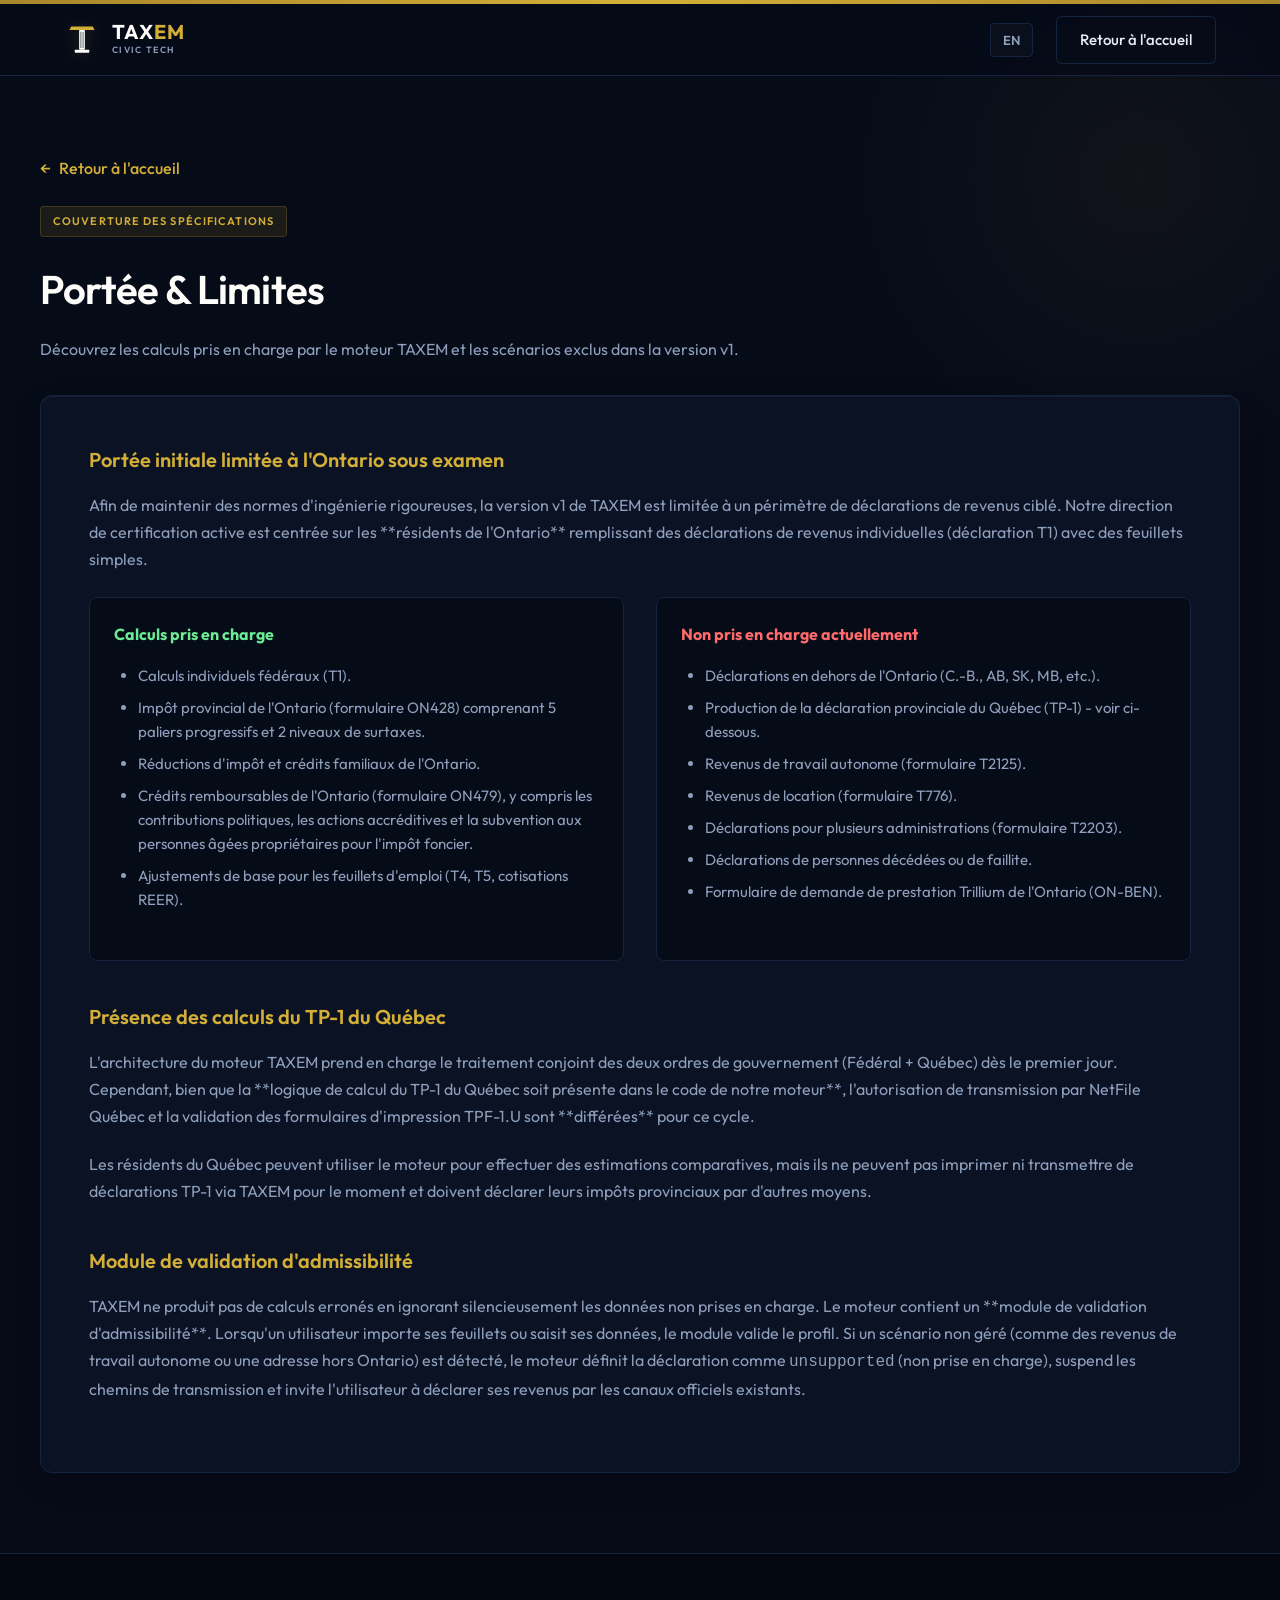
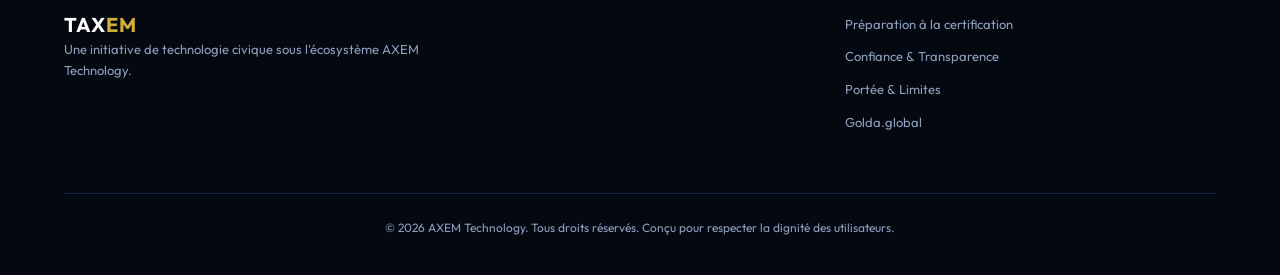
<file: fr/scope.html>
<!DOCTYPE html>
<html lang="fr">
<head>
    <meta charset="UTF-8">
    <meta name="viewport" content="width=device-width, initial-scale=1.0">
    <title>Portée & Limites — TAXEM</title>
    <meta name="description" content="Couverture des calculs du moteur TAXEM, feuillets d'impôt pris en charge, limites régionales et règles d'exclusion de transmission.">
    <!-- Google Fonts -->
    <link rel="preconnect" href="https://fonts.googleapis.com">
    <link rel="preconnect" href="https://fonts.gstatic.com" crossorigin>
    <link href="https://fonts.googleapis.com/css2?family=Lora:ital,wght@0,400..700;1,400..700&family=Outfit:wght@300;400;500;600;700&family=Courier+Prime:ital,wght@0,400;0,700;1,400;1,700&display=swap" rel="stylesheet">
    <!-- Stylesheet -->
    <link rel="stylesheet" href="../style.css">
    <style>
        .content-layout {
            padding: 80px 0;
            position: relative;
        }
        .content-layout::before {
            content: '';
            position: absolute;
            top: -200px;
            right: -200px;
            width: 600px;
            height: 600px;
            background: radial-gradient(circle, rgba(212, 175, 55, 0.05) 0%, transparent 70%);
            z-index: 0;
            pointer-events: none;
        }
        .content-card {
            background-color: var(--color-bg-card);
            border: 1px solid var(--color-border);
            border-radius: 12px;
            padding: 48px;
            box-shadow: 0 10px 30px rgba(0, 0, 0, 0.2), inset 0 1px 0 rgba(255, 255, 255, 0.05);
            margin-top: 32px;
            position: relative;
            z-index: 1;
        }
        .content-card h3 {
            margin-top: 40px;
            margin-bottom: 16px;
            color: var(--color-gold);
            font-size: 20px;
        }
        .content-card h3:first-of-type {
            margin-top: 0;
        }
        .content-card p {
            margin-bottom: 20px;
            font-size: 16px;
            line-height: 1.7;
            color: var(--color-text-muted);
        }
        .content-card ul {
            margin-left: 24px;
            margin-bottom: 24px;
            color: var(--color-text-muted);
        }
        .content-card li {
            margin-bottom: 8px;
            font-size: 15px;
        }
        .back-link {
            display: inline-flex;
            align-items: center;
            color: var(--color-gold);
            text-decoration: none;
            font-weight: 500;
            margin-bottom: 24px;
            transition: color 0.2s ease, transform 0.2s ease;
            gap: 8px;
            z-index: 2;
            position: relative;
        }
        .back-link:hover {
            color: var(--color-gold-hover);
            transform: translateX(-4px);
        }
        .scope-columns {
            display: grid;
            grid-template-columns: 1fr 1fr;
            gap: 32px;
            margin: 24px 0;
        }
        .scope-box {
            background-color: #060B18;
            border: 1px solid var(--color-border);
            border-radius: 8px;
            padding: 24px;
        }
        .scope-box h4 {
            font-size: 16px;
            margin-bottom: 16px;
        }
        .scope-box.supported h4 {
            color: #6BEB93;
        }
        .scope-box.unsupported h4 {
            color: #FF6B6B;
        }
        @media (max-width: 768px) {
            .scope-columns {
                grid-template-columns: 1fr;
            }
        }
    </style>
</head>
<body>
    <!-- Top Decorative Line -->
    <div class="top-accent-line"></div>

    <!-- Navigation Header -->
    <header class="main-header">
        <div class="header-container">
            <a href="../fr/index.html" class="logo-container">
                <svg class="pillar-logo" width="36" height="36" viewBox="0 0 100 100" fill="none" xmlns="http://www.w3.org/2000/svg">
                    <path d="M15 25 L85 25 L80 15 L20 15 Z" fill="#D4AF37" />
                    <rect x="42" y="25" width="16" height="55" fill="#FFFDF9" rx="2" />
                    <rect x="30" y="80" width="40" height="8" fill="#FFFDF9" rx="1" />
                    <line x1="47" y1="30" x2="47" y2="75" stroke="#1C2D42" stroke-width="2" />
                    <line x1="53" y1="30" x2="53" y2="75" stroke="#1C2D42" stroke-width="2" />
                </svg>
                <div class="logo-text">
                    <span class="logo-title">TAX<span class="gold-text">EM</span></span>
                    <span class="logo-subtitle">CIVIC TECH</span>
                </div>
            </a>
            <div class="header-cta">
                <a href="../scope.html" class="lang-toggle-btn">EN</a>
                <a href="../fr/index.html" class="btn btn-secondary">Retour à l'accueil</a>
            </div>
        </div>
    </header>

    <main class="container content-layout">
        <a href="../fr/index.html" class="back-link">
            <span>&larr;</span> Retour à l'accueil
        </a>

        <div class="section-header" style="text-align: left; margin: 0;">
            <span class="badge">COUVERTURE DES SPÉCIFICATIONS</span>
            <h2>Portée & Limites</h2>
            <p>Découvrez les calculs pris en charge par le moteur TAXEM et les scénarios exclus dans la version v1.</p>
        </div>

        <div class="content-card">
            <h3>Portée initiale limitée à l'Ontario sous examen</h3>
            <p>
                Afin de maintenir des normes d'ingénierie rigoureuses, la version v1 de TAXEM est limitée à un périmètre de déclarations de revenus ciblé. Notre direction de certification active est centrée sur les **résidents de l'Ontario** remplissant des déclarations de revenus individuelles (déclaration T1) avec des feuillets simples.
            </p>

            <div class="scope-columns">
                <div class="scope-box supported">
                    <h4>Calculs pris en charge</h4>
                    <ul>
                        <li>Calculs individuels fédéraux (T1).</li>
                        <li>Impôt provincial de l'Ontario (formulaire ON428) comprenant 5 paliers progressifs et 2 niveaux de surtaxes.</li>
                        <li>Réductions d'impôt et crédits familiaux de l'Ontario.</li>
                        <li>Crédits remboursables de l'Ontario (formulaire ON479), y compris les contributions politiques, les actions accréditives et la subvention aux personnes âgées propriétaires pour l'impôt foncier.</li>
                        <li>Ajustements de base pour les feuillets d'emploi (T4, T5, cotisations REER).</li>
                    </ul>
                </div>
                <div class="scope-box unsupported">
                    <h4>Non pris en charge actuellement</h4>
                    <ul>
                        <li>Déclarations en dehors de l'Ontario (C.-B., AB, SK, MB, etc.).</li>
                        <li>Production de la déclaration provinciale du Québec (TP-1) - voir ci-dessous.</li>
                        <li>Revenus de travail autonome (formulaire T2125).</li>
                        <li>Revenus de location (formulaire T776).</li>
                        <li>Déclarations pour plusieurs administrations (formulaire T2203).</li>
                        <li>Déclarations de personnes décédées ou de faillite.</li>
                        <li>Formulaire de demande de prestation Trillium de l'Ontario (ON-BEN).</li>
                    </ul>
                </div>
            </div>

            <h3>Présence des calculs du TP-1 du Québec</h3>
            <p>
                L'architecture du moteur TAXEM prend en charge le traitement conjoint des deux ordres de gouvernement (Fédéral + Québec) dès le premier jour. Cependant, bien que la **logique de calcul du TP-1 du Québec soit présente dans le code de notre moteur**, l'autorisation de transmission par NetFile Québec et la validation des formulaires d'impression TPF-1.U sont **différées** pour ce cycle.
            </p>
            <p>
                Les résidents du Québec peuvent utiliser le moteur pour effectuer des estimations comparatives, mais ils ne peuvent pas imprimer ni transmettre de déclarations TP-1 via TAXEM pour le moment et doivent déclarer leurs impôts provinciaux par d'autres moyens.
            </p>

            <h3>Module de validation d'admissibilité</h3>
            <p>
                TAXEM ne produit pas de calculs erronés en ignorant silencieusement les données non prises en charge. Le moteur contient un **module de validation d'admissibilité**. Lorsqu'un utilisateur importe ses feuillets ou saisit ses données, le module valide le profil. Si un scénario non géré (comme des revenus de travail autonome ou une adresse hors Ontario) est détecté, le moteur définit la déclaration comme <code>unsupported</code> (non prise en charge), suspend les chemins de transmission et invite l'utilisateur à déclarer ses revenus par les canaux officiels existants.
            </p>
        </div>
    </main>

    <!-- Footer -->
    <footer class="main-footer">
        <div class="container footer-container">
            <div class="footer-brand">
                <div class="footer-logo-block">
                    <span class="logo-title">TAX<span class="gold-text">EM</span></span>
                </div>
                <p>Une initiative de technologie civique sous l'écosystème AXEM Technology.</p>
            </div>
            <div class="footer-links">
                <a href="../fr/readiness.html">Préparation à la certification</a>
                <a href="../fr/trust.html">Confiance & Transparence</a>
                <a href="../fr/scope.html">Portée & Limites</a>
                <a href="https://golda.global" target="_blank" rel="noopener">Golda.global</a>
            </div>
            <div class="footer-copyright">
                <p>&copy; 2026 AXEM Technology. Tous droits réservés. Conçu pour respecter la dignité des utilisateurs.</p>
            </div>
        </div>
    </footer>
</body>
</html>
</file>
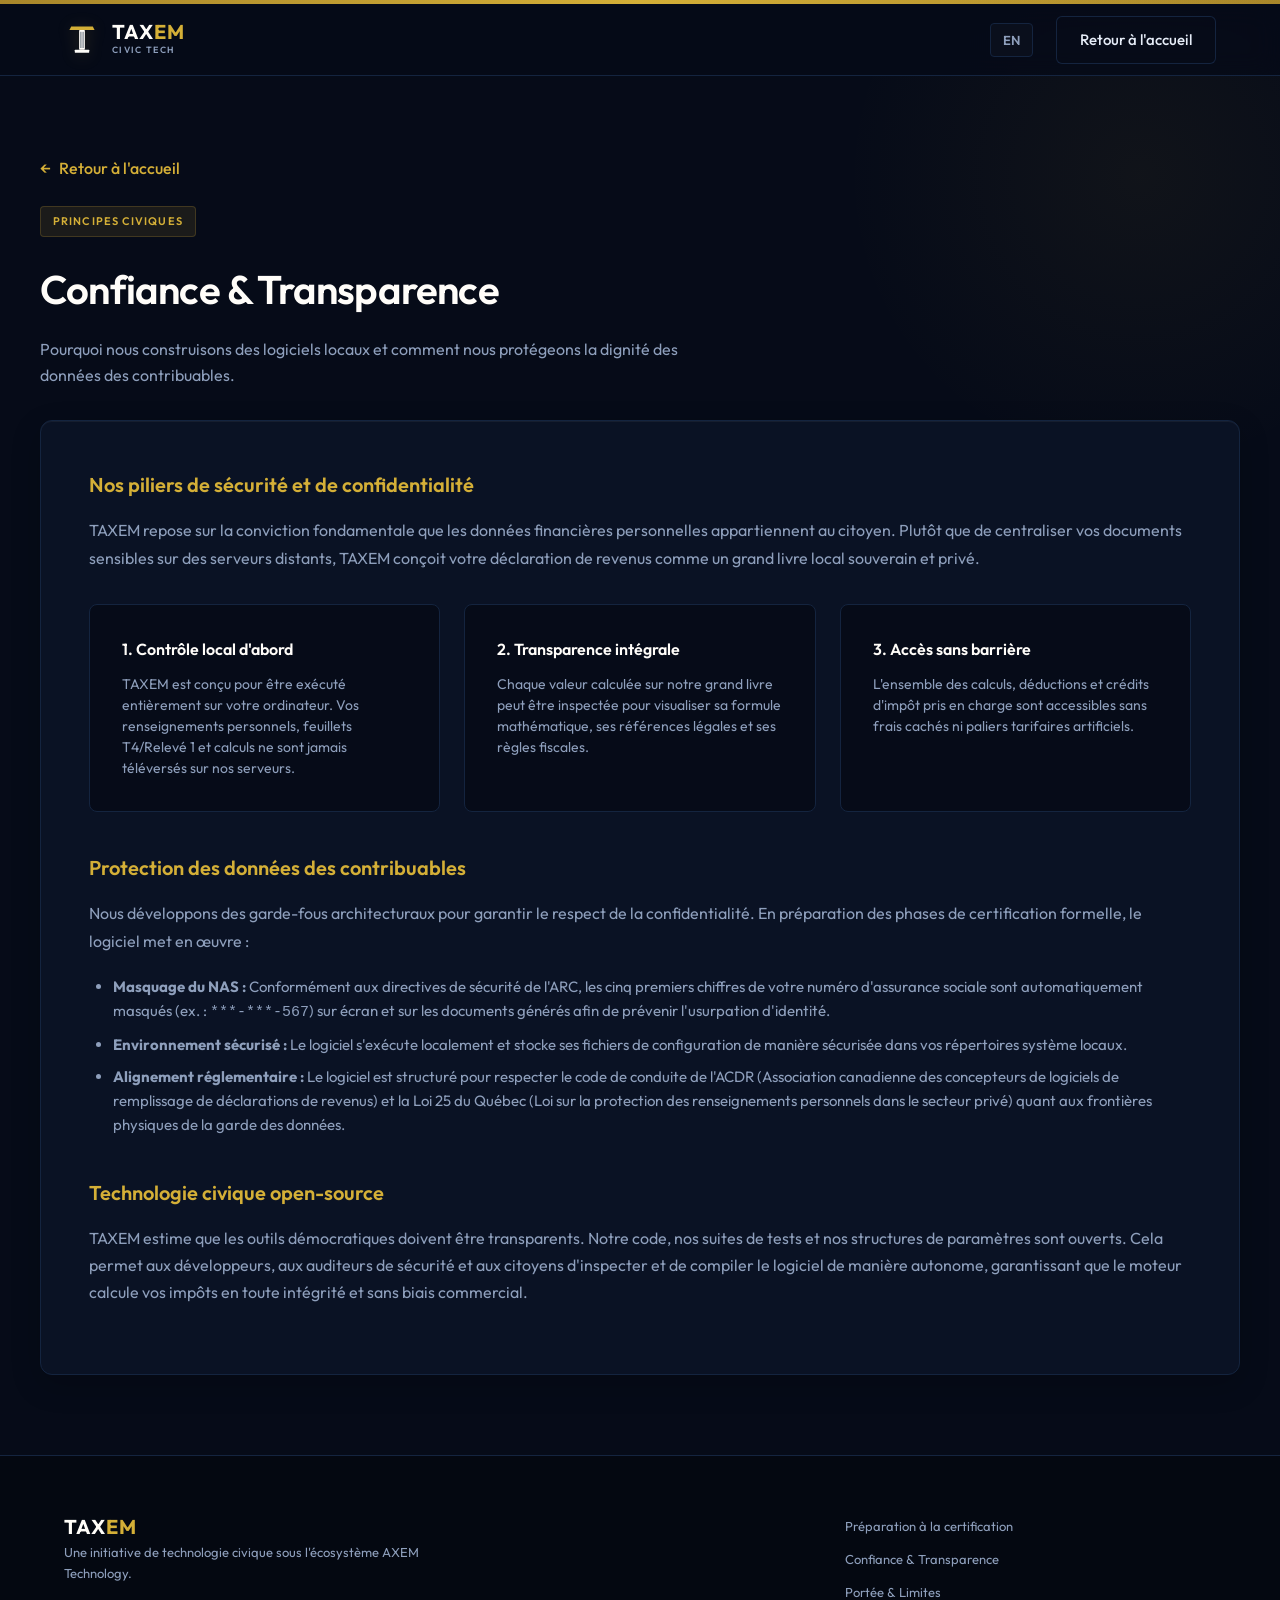
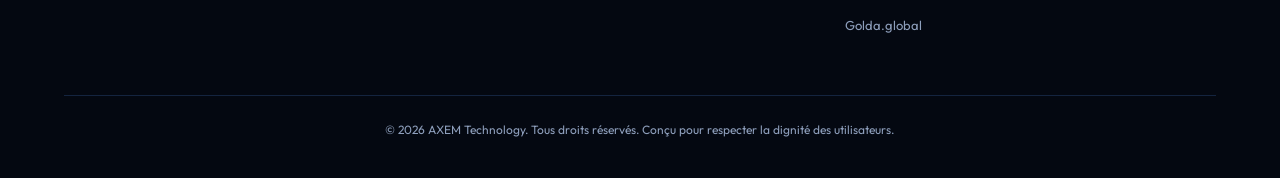
<file: fr/trust.html>
<!DOCTYPE html>
<html lang="fr">
<head>
    <meta charset="UTF-8">
    <meta name="viewport" content="width=device-width, initial-scale=1.0">
    <title>Confiance & Transparence — TAXEM</title>
    <meta name="description" content="Architecture de technologie civique de TAXEM, sécurité, politique de masquage du NAS et engagement pour une déclaration de revenus transparente.">
    <!-- Google Fonts -->
    <link rel="preconnect" href="https://fonts.googleapis.com">
    <link rel="preconnect" href="https://fonts.gstatic.com" crossorigin>
    <link href="https://fonts.googleapis.com/css2?family=Lora:ital,wght@0,400..700;1,400..700&family=Outfit:wght@300;400;500;600;700&family=Courier+Prime:ital,wght@0,400;0,700;1,400;1,700&display=swap" rel="stylesheet">
    <!-- Stylesheet -->
    <link rel="stylesheet" href="../style.css">
    <style>
        .content-layout {
            padding: 80px 0;
            position: relative;
        }
        .content-layout::before {
            content: '';
            position: absolute;
            top: -200px;
            right: -200px;
            width: 600px;
            height: 600px;
            background: radial-gradient(circle, rgba(212, 175, 55, 0.05) 0%, transparent 70%);
            z-index: 0;
            pointer-events: none;
        }
        .content-card {
            background-color: var(--color-bg-card);
            border: 1px solid var(--color-border);
            border-radius: 12px;
            padding: 48px;
            box-shadow: 0 10px 30px rgba(0, 0, 0, 0.2), inset 0 1px 0 rgba(255, 255, 255, 0.05);
            margin-top: 32px;
            position: relative;
            z-index: 1;
        }
        .content-card h3 {
            margin-top: 40px;
            margin-bottom: 16px;
            color: var(--color-gold);
            font-size: 20px;
        }
        .content-card h3:first-of-type {
            margin-top: 0;
        }
        .content-card p {
            margin-bottom: 20px;
            font-size: 16px;
            line-height: 1.7;
            color: var(--color-text-muted);
        }
        .content-card ul {
            margin-left: 24px;
            margin-bottom: 24px;
            color: var(--color-text-muted);
        }
        .content-card li {
            margin-bottom: 8px;
            font-size: 15px;
        }
        .back-link {
            display: inline-flex;
            align-items: center;
            color: var(--color-gold);
            text-decoration: none;
            font-weight: 500;
            margin-bottom: 24px;
            transition: color 0.2s ease, transform 0.2s ease;
            gap: 8px;
            z-index: 2;
            position: relative;
        }
        .back-link:hover {
            color: var(--color-gold-hover);
            transform: translateX(-4px);
        }
        .trust-grid {
            display: grid;
            grid-template-columns: repeat(auto-fit, minmax(280px, 1fr));
            gap: 24px;
            margin: 32px 0;
        }
        .trust-pillar {
            background-color: #060B18;
            border: 1px solid var(--color-border);
            border-radius: 8px;
            padding: 32px;
        }
        .trust-pillar h4 {
            color: #FFFDF9;
            margin-bottom: 12px;
            font-size: 16px;
            font-weight: 600;
        }
        .trust-pillar p {
            font-size: 14px;
            line-height: 1.5;
            color: var(--color-text-muted);
            margin-bottom: 0;
        }
    </style>
</head>
<body>
    <!-- Top Decorative Line -->
    <div class="top-accent-line"></div>

    <!-- Navigation Header -->
    <header class="main-header">
        <div class="header-container">
            <a href="../fr/index.html" class="logo-container">
                <svg class="pillar-logo" width="36" height="36" viewBox="0 0 100 100" fill="none" xmlns="http://www.w3.org/2000/svg">
                    <path d="M15 25 L85 25 L80 15 L20 15 Z" fill="#D4AF37" />
                    <rect x="42" y="25" width="16" height="55" fill="#FFFDF9" rx="2" />
                    <rect x="30" y="80" width="40" height="8" fill="#FFFDF9" rx="1" />
                    <line x1="47" y1="30" x2="47" y2="75" stroke="#1C2D42" stroke-width="2" />
                    <line x1="53" y1="30" x2="53" y2="75" stroke="#1C2D42" stroke-width="2" />
                </svg>
                <div class="logo-text">
                    <span class="logo-title">TAX<span class="gold-text">EM</span></span>
                    <span class="logo-subtitle">CIVIC TECH</span>
                </div>
            </a>
            <div class="header-cta">
                <a href="../trust.html" class="lang-toggle-btn">EN</a>
                <a href="../fr/index.html" class="btn btn-secondary">Retour à l'accueil</a>
            </div>
        </div>
    </header>

    <main class="container content-layout">
        <a href="../fr/index.html" class="back-link">
            <span>&larr;</span> Retour à l'accueil
        </a>

        <div class="section-header" style="text-align: left; margin: 0;">
            <span class="badge">PRINCIPES CIVIQUES</span>
            <h2>Confiance & Transparence</h2>
            <p>Pourquoi nous construisons des logiciels locaux et comment nous protégeons la dignité des données des contribuables.</p>
        </div>

        <div class="content-card">
            <h3>Nos piliers de sécurité et de confidentialité</h3>
            <p>
                TAXEM repose sur la conviction fondamentale que les données financières personnelles appartiennent au citoyen. Plutôt que de centraliser vos documents sensibles sur des serveurs distants, TAXEM conçoit votre déclaration de revenus comme un grand livre local souverain et privé.
            </p>

            <div class="trust-grid">
                <div class="trust-pillar">
                    <h4>1. Contrôle local d'abord</h4>
                    <p>TAXEM est conçu pour être exécuté entièrement sur votre ordinateur. Vos renseignements personnels, feuillets T4/Relevé 1 et calculs ne sont jamais téléversés sur nos serveurs.</p>
                </div>
                <div class="trust-pillar">
                    <h4>2. Transparence intégrale</h4>
                    <p>Chaque valeur calculée sur notre grand livre peut être inspectée pour visualiser sa formule mathématique, ses références légales et ses règles fiscales.</p>
                </div>
                <div class="trust-pillar">
                    <h4>3. Accès sans barrière</h4>
                    <p>L'ensemble des calculs, déductions et crédits d'impôt pris en charge sont accessibles sans frais cachés ni paliers tarifaires artificiels.</p>
                </div>
            </div>

            <h3>Protection des données des contribuables</h3>
            <p>
                Nous développons des garde-fous architecturaux pour garantir le respect de la confidentialité. En préparation des phases de certification formelle, le logiciel met en œuvre :
            </p>
            <ul>
                <li><strong>Masquage du NAS :</strong> Conformément aux directives de sécurité de l'ARC, les cinq premiers chiffres de votre numéro d'assurance sociale sont automatiquement masqués (ex. : <code>***-***-567</code>) sur écran et sur les documents générés afin de prévenir l'usurpation d'identité.</li>
                <li><strong>Environnement sécurisé :</strong> Le logiciel s'exécute localement et stocke ses fichiers de configuration de manière sécurisée dans vos répertoires système locaux.</li>
                <li><strong>Alignement réglementaire :</strong> Le logiciel est structuré pour respecter le code de conduite de l'ACDR (Association canadienne des concepteurs de logiciels de remplissage de déclarations de revenus) et la Loi 25 du Québec (Loi sur la protection des renseignements personnels dans le secteur privé) quant aux frontières physiques de la garde des données.</li>
            </ul>

            <h3>Technologie civique open-source</h3>
            <p>
                TAXEM estime que les outils démocratiques doivent être transparents. Notre code, nos suites de tests et nos structures de paramètres sont ouverts. Cela permet aux développeurs, aux auditeurs de sécurité et aux citoyens d'inspecter et de compiler le logiciel de manière autonome, garantissant que le moteur calcule vos impôts en toute intégrité et sans biais commercial.
            </p>
        </div>
    </main>

    <!-- Footer -->
    <footer class="main-footer">
        <div class="container footer-container">
            <div class="footer-brand">
                <div class="footer-logo-block">
                    <span class="logo-title">TAX<span class="gold-text">EM</span></span>
                </div>
                <p>Une initiative de technologie civique sous l'écosystème AXEM Technology.</p>
            </div>
            <div class="footer-links">
                <a href="../fr/readiness.html">Préparation à la certification</a>
                <a href="../fr/trust.html">Confiance & Transparence</a>
                <a href="../fr/scope.html">Portée & Limites</a>
                <a href="https://golda.global" target="_blank" rel="noopener">Golda.global</a>
            </div>
            <div class="footer-copyright">
                <p>&copy; 2026 AXEM Technology. Tous droits réservés. Conçu pour respecter la dignité des utilisateurs.</p>
            </div>
        </div>
    </footer>
</body>
</html>
</file>
<file: style.css>
/* ==========================================================================
   TAXEM CSS Stylesheet
   Theme Palette: Calm Trust (Deep Navy, Warm Ivory, Rich Gold, Forest Green)
   Aesthetics: Neo-Retro, Serif/Monospace data, Glassmorphism, Micro-animations
   ========================================================================== */

/* Variables */
:root {
    --color-bg-navy: #060B18;
    --color-bg-card: #0A1224;
    --color-border: #14243F;
    --color-text-light: #E6EDF8;
    --color-text-muted: #8E9FBC;
    --color-gold: #D4AF37;
    --color-gold-hover: #F2C94C;
    --color-gold-bg: rgba(212, 175, 55, 0.1);
    
    /* Spec 1: Civic Ledger */
    --color-paper-bg: #FCFAF5;
    --color-paper-text: #1C2D42;
    --color-paper-border: #D1C9B7;
    --color-paper-blue-line: #B5C4D4;
    --color-paper-red-line: #F4C4C4;
    
    /* Spec 2: The Architecture */
    --color-arch-bg: #0F1E36;
    --color-arch-text: #E6EDF8;
    --color-arch-border: #24416B;
    
    /* Status Colors */
    --color-success: #2E6F40;
    --color-success-light: #E7F3E8;
    --color-success-border: #A3D2A6;
    --color-red: #D9383A;
    --color-red-light: #FDF2F2;

    /* Wood Frame colors */
    --color-wood: #2D1A10;

    /* Font Families */
    --font-ui: 'Outfit', sans-serif;
    --font-serif: 'Lora', serif;
    --font-mono: 'Courier Prime', monospace;
}

/* Reset & Core Base */
* {
    box-sizing: border-box;
    margin: 0;
    padding: 0;
    scroll-behavior: smooth;
}

body {
    background-color: var(--color-bg-navy);
    color: var(--color-text-light);
    font-family: var(--font-ui);
    line-height: 1.6;
    overflow-x: hidden;
}

.container {
    width: 100%;
    max-width: 1200px;
    margin: 0 auto;
    padding: 0 24px;
}

/* Typography */
h1 {
    font-size: clamp(2.2rem, 5vw, 3.8rem);
    font-weight: 700;
    line-height: 1.15;
    letter-spacing: -0.03em;
    margin-bottom: 24px;
    background: linear-gradient(135deg, #FFFDF9 30%, #A2B6D4 100%);
    -webkit-background-clip: text;
    -webkit-text-fill-color: transparent;
}

h2 {
    font-size: clamp(1.8rem, 4vw, 2.5rem);
    font-weight: 600;
    letter-spacing: -0.02em;
    margin-bottom: 16px;
    color: #FFFDF9;
}

h3 {
    font-size: 1.5rem;
    font-weight: 600;
    color: #FFFDF9;
}

p {
    color: var(--color-text-muted);
}

.gold-text {
    color: var(--color-gold);
}

.success-text {
    color: #38b000 !important;
}

/* Buttons & Badges */
.btn {
    display: inline-flex;
    align-items: center;
    justify-content: center;
    padding: 12px 24px;
    font-family: var(--font-ui);
    font-weight: 500;
    font-size: 15px;
    border-radius: 6px;
    cursor: pointer;
    transition: all 0.25s cubic-bezier(0.4, 0, 0.2, 1);
    text-decoration: none;
    border: none;
}

.btn-primary {
    background-color: var(--color-gold);
    color: #060B18;
}

.btn-primary:hover {
    background-color: var(--color-gold-hover);
    transform: translateY(-2px);
    box-shadow: 0 4px 12px rgba(212, 175, 55, 0.3);
}

.btn-gold {
    background-color: var(--color-gold);
    color: #060B18;
}

.btn-gold:hover {
    background-color: var(--color-gold-hover);
    transform: translateY(-2px);
    box-shadow: 0 4px 12px rgba(212, 175, 55, 0.3);
}

.btn-secondary {
    background-color: transparent;
    color: var(--color-text-light);
    border: 1px stroke var(--color-border);
    box-shadow: inset 0 0 0 1px var(--color-border);
}

.btn-secondary:hover {
    background-color: rgba(255, 255, 255, 0.05);
    box-shadow: inset 0 0 0 1px var(--color-text-muted);
    transform: translateY(-2px);
}

.badge {
    display: inline-block;
    padding: 6px 12px;
    font-size: 11px;
    font-weight: 600;
    letter-spacing: 0.1em;
    text-transform: uppercase;
    color: var(--color-gold);
    background-color: var(--color-gold-bg);
    border: 1px solid rgba(212, 175, 55, 0.2);
    border-radius: 4px;
    margin-bottom: 20px;
}

.badge-gold {
    color: var(--color-gold);
    background-color: var(--color-gold-bg);
    border: 1px solid rgba(212, 175, 55, 0.3);
}

/* Header & Decorative Accents */
.top-accent-line {
    height: 4px;
    background: linear-gradient(90deg, #A8862A 0%, var(--color-gold) 50%, #A8862A 100%);
    width: 100%;
}

.main-header {
    background-color: rgba(6, 11, 24, 0.8);
    backdrop-filter: blur(12px);
    border-bottom: 1px solid var(--color-border);
    position: sticky;
    top: 0;
    z-index: 100;
    height: 72px;
    display: flex;
    align-items: center;
}

.header-container {
    width: 100%;
    max-width: 1200px;
    margin: 0 auto;
    padding: 0 24px;
    display: flex;
    justify-content: space-between;
    align-items: center;
}

.logo-container {
    display: flex;
    align-items: center;
    text-decoration: none;
    gap: 12px;
}

.pillar-logo {
    filter: drop-shadow(0 2px 8px rgba(212, 175, 55, 0.2));
    transition: transform 0.3s ease;
}

.logo-container:hover .pillar-logo {
    transform: scale(1.08) rotate(-2deg);
}

.logo-text {
    display: flex;
    flex-direction: column;
}

.logo-title {
    font-family: var(--font-ui);
    font-weight: 700;
    font-size: 20px;
    letter-spacing: 0.05em;
    color: #FFFDF9;
    line-height: 1.1;
}

.logo-subtitle {
    font-size: 9px;
    font-weight: 600;
    letter-spacing: 0.15em;
    color: var(--color-text-muted);
}

.nav-links {
    display: flex;
    gap: 32px;
}

.nav-links a {
    color: var(--color-text-muted);
    font-size: 14px;
    font-weight: 500;
    text-decoration: none;
    transition: color 0.2s ease;
}

.nav-links a:hover {
    color: var(--color-gold);
}

/* Hero Section */
.hero-section {
    padding: 80px 0 100px 0;
    position: relative;
    overflow: hidden;
}

.hero-section::before {
    content: '';
    position: absolute;
    top: -200px;
    right: -200px;
    width: 600px;
    height: 600px;
    background: radial-gradient(circle, rgba(212, 175, 55, 0.08) 0%, transparent 70%);
    z-index: 0;
    pointer-events: none;
}

.hero-container {
    display: grid;
    grid-template-columns: 1.2fr 0.8fr;
    gap: 60px;
    align-items: center;
    position: relative;
    z-index: 1;
}

.hero-lead {
    font-size: 18px;
    line-height: 1.6;
    margin-bottom: 36px;
    color: var(--color-text-muted);
}

.hero-actions {
    display: flex;
    gap: 16px;
}

.hero-disclaimer {
    max-width: 760px;
    margin-top: 16px;
    font-size: 14px;
    line-height: 1.5;
    color: var(--color-text-muted);
}

.hero-graphic {
    display: flex;
    justify-content: center;
}

/* Mock Device Code Block */
.mock-device-wrapper {
    background-color: var(--color-bg-card);
    border: 1px solid var(--color-border);
    border-radius: 8px;
    width: 100%;
    max-width: 420px;
    box-shadow: 0 20px 40px rgba(0, 0, 0, 0.4), inset 0 1px 0 rgba(255, 255, 255, 0.05);
    overflow: hidden;
}

.mock-header {
    background-color: #0E1629;
    padding: 12px 16px;
    display: flex;
    align-items: center;
    border-bottom: 1px solid var(--color-border);
}

.mock-header .dot {
    width: 10px;
    height: 10px;
    border-radius: 50%;
    margin-right: 8px;
}

.mock-header .dot.red { background-color: #D9383A; }
.mock-header .dot.yellow { background-color: #E2B23C; }
.mock-header .dot.green { background-color: #2E6F40; }

.mock-title {
    font-family: var(--font-mono);
    font-size: 11px;
    color: var(--color-text-muted);
    margin-left: 12px;
}

.mock-body {
    padding: 24px;
    font-family: var(--font-mono);
    font-size: 13px;
    color: #D4E2F7;
    background-color: #060B18;
}

.mock-body code {
    white-space: pre-wrap;
}

.mock-body .comment { color: #5C769D; }
.mock-body .key { color: var(--color-gold); }
.mock-body .string { color: #82CFFD; }
.mock-body .success { color: #6BEB93; font-weight: bold; }

/* Comparison / Philosophy Section */
.comparison-section {
    padding: 100px 0;
    background-color: rgba(6, 11, 24, 0.5);
    border-top: 1px solid var(--color-border);
    border-bottom: 1px solid var(--color-border);
}

.section-header {
    text-align: center;
    max-width: 700px;
    margin: 0 auto 60px auto;
}

.section-header h2 {
    margin-bottom: 16px;
}

.comparison-grid {
    display: grid;
    grid-template-columns: 1fr 1fr;
    gap: 32px;
}

.comparison-card {
    background-color: var(--color-bg-card);
    border: 1px solid var(--color-border);
    border-radius: 12px;
    padding: 40px;
    transition: transform 0.3s ease, border-color 0.3s ease;
}

.comparison-card:hover {
    transform: translateY(-4px);
}

.comparison-card.bad {
    border-left: 4px solid var(--color-red);
}

.comparison-card.good {
    border-left: 4px solid var(--color-gold);
    box-shadow: 0 10px 30px rgba(212, 175, 55, 0.03);
}

.comparison-card h3 {
    margin-bottom: 24px;
    font-size: 20px;
}

.comparison-card.bad h3 {
    color: #FF6B6B;
}

.comparison-card.good h3 {
    color: var(--color-gold);
}

.comparison-list {
    list-style: none;
}

.comparison-list li {
    display: flex;
    margin-bottom: 20px;
    font-size: 15px;
    align-items: flex-start;
}

.comparison-list li:last-child {
    margin-bottom: 0;
}

.comparison-list .icon {
    font-weight: bold;
    margin-right: 12px;
    font-size: 18px;
    margin-top: -1px;
}

.comparison-card.bad .icon {
    color: var(--color-red);
}

.comparison-card.good .icon {
    color: #4CAF50;
}

.comparison-list li strong {
    color: #FFFDF9;
    display: block;
    margin-bottom: 4px;
}

/* Interactive Demo Section */
.demo-section {
    padding: 100px 0;
}

.demo-wrapper {
    display: grid;
    grid-template-columns: 320px 1fr;
    gap: 40px;
    align-items: start;
}

/* Control Panel */
.demo-controls {
    background-color: var(--color-bg-card);
    border: 1px solid var(--color-border);
    border-radius: 10px;
    padding: 24px;
    position: sticky;
    top: 100px;
}

.control-group {
    margin-bottom: 32px;
}

.control-group:last-child {
    margin-bottom: 0;
}

.control-label {
    display: block;
    font-size: 11px;
    font-weight: 600;
    text-transform: uppercase;
    letter-spacing: 0.1em;
    color: var(--color-text-muted);
    margin-bottom: 12px;
}

.year-toggle-buttons, .theme-toggle-buttons {
    display: flex;
    gap: 8px;
}

.btn-toggle, .btn-toggle-theme {
    flex: 1;
    background-color: #0E1629;
    border: 1px solid var(--color-border);
    color: var(--color-text-muted);
    padding: 10px 12px;
    border-radius: 6px;
    font-family: var(--font-ui);
    font-size: 13px;
    font-weight: 500;
    cursor: pointer;
    transition: all 0.2s ease;
}

.btn-toggle:hover, .btn-toggle-theme:hover {
    color: var(--color-text-light);
    background-color: #151F36;
}

.btn-toggle.active, .btn-toggle-theme.active {
    background-color: var(--color-gold-bg);
    border-color: var(--color-gold);
    color: var(--color-gold);
    font-weight: 600;
}

.scenario-selector-list {
    display: flex;
    flex-direction: column;
    gap: 10px;
}

.scenario-option {
    background-color: #0E1629;
    border: 1px solid var(--color-border);
    border-radius: 6px;
    padding: 12px;
    text-align: left;
    cursor: pointer;
    transition: all 0.25s ease;
}

.scenario-option:hover {
    background-color: #151F36;
    border-color: var(--color-text-muted);
}

.scenario-option.active {
    background-color: rgba(255, 255, 255, 0.02);
    border-color: var(--color-gold);
    box-shadow: inset 3px 0 0 var(--color-gold);
}

.scenario-title {
    display: block;
    font-size: 13px;
    font-weight: 600;
    color: #FFFDF9;
    margin-bottom: 4px;
}

.scenario-option.active .scenario-title {
    color: var(--color-gold);
}

.scenario-desc {
    display: block;
    font-size: 11px;
    color: var(--color-text-muted);
    line-height: 1.4;
}

/* Demo Display Area (Wood frame, Ledger + Inspector layout) */
.demo-display {
    display: grid;
    grid-template-columns: 1fr;
    gap: 24px;
    position: relative;
    border-radius: 12px;
    overflow: hidden;
    padding: 24px;
    transition: background-color 0.4s ease;
}

/* Wood frame style surrounding the visual sheet container */
.demo-display.theme-ledger {
    background-color: #121A26;
    box-shadow: inset 0 0 40px rgba(0,0,0,0.6);
    border: 1px solid #1C2D42;
}

.demo-display.theme-ledger .wood-frame-decorator {
    position: absolute;
    top: 0;
    left: 0;
    right: 0;
    height: 12px;
    background-color: var(--color-wood);
    box-shadow: 0 2px 8px rgba(0,0,0,0.4);
    z-index: 10;
}

.demo-display.theme-arch {
    background-color: #080D1A;
    box-shadow: none;
    border: 1px solid var(--color-border);
}

.demo-display.theme-arch .wood-frame-decorator {
    display: none;
}

/* Ledger Sheet Style */
.ledger-sheet {
    background-color: var(--color-paper-bg);
    color: var(--color-paper-text);
    padding: 40px;
    border-radius: 2px;
    box-shadow: 0 8px 24px rgba(0,0,0,0.3);
    position: relative;
    overflow: hidden;
    transition: all 0.4s cubic-bezier(0.25, 0.8, 0.25, 1);
}

/* Ledger Paper Grid and lines styling */
.demo-display.theme-ledger .ledger-sheet::before {
    content: '';
    position: absolute;
    top: 0;
    bottom: 0;
    left: 45px;
    width: 1px;
    background-color: var(--color-paper-red-line);
}

.demo-display.theme-ledger .ledger-sheet {
    background-image: linear-gradient(var(--color-paper-blue-line) 1px, transparent 1px);
    background-size: 100% 28px;
    background-position: 0 14px;
    border: 1px solid var(--color-paper-border);
}

/* Architecture Spec Overrides */
.demo-display.theme-arch .ledger-sheet {
    background-color: var(--color-arch-bg);
    color: var(--color-arch-text);
    border: 1px solid var(--color-arch-border);
    box-shadow: 0 4px 20px rgba(0,0,0,0.2);
    background-image: none;
    padding: 32px;
}

/* Ledger Header */
.ledger-header {
    display: flex;
    justify-content: space-between;
    align-items: flex-end;
    margin-bottom: 28px;
    position: relative;
    z-index: 2;
}

.ledger-title-block h3 {
    font-family: var(--font-ui);
    font-size: 14px;
    font-weight: 700;
    letter-spacing: 0.05em;
    color: var(--color-paper-text);
    margin-bottom: 2px;
}

.demo-display.theme-arch .ledger-title-block h3 {
    color: var(--color-gold);
    font-family: var(--font-mono);
}

.ledger-title-block p {
    font-size: 11px;
    color: #5C6E84;
}

.demo-display.theme-arch .ledger-title-block p {
    color: var(--color-text-muted);
}

.ledger-meta-block {
    text-align: right;
    font-size: 11px;
    color: #5C6E84;
    line-height: 1.4;
}

.demo-display.theme-arch .ledger-meta-block {
    color: var(--color-text-muted);
}

.ledger-meta-block .meta-label {
    font-weight: 600;
}

.ledger-meta-block .meta-val {
    font-weight: 700;
    color: var(--color-paper-text);
}

.demo-display.theme-arch .ledger-meta-block .meta-val {
    color: var(--color-text-light);
    font-family: var(--font-mono);
}

.ledger-divider {
    border: none;
    height: 2px;
    background-color: var(--color-paper-text);
    opacity: 0.15;
    margin: 16px 0;
}

.demo-display.theme-arch .ledger-divider {
    background-color: var(--color-arch-border);
    opacity: 1;
}

/* Ledger Rows */
.ledger-body {
    position: relative;
    z-index: 2;
}

.ledger-section-title {
    font-size: 11px;
    font-weight: 700;
    text-transform: uppercase;
    letter-spacing: 0.08em;
    margin: 20px 0 10px 0;
    color: #7B8F9A;
}

.demo-display.theme-arch .ledger-section-title {
    color: var(--color-gold);
    font-family: var(--font-mono);
}

.ledger-row {
    display: flex;
    align-items: center;
    min-height: 28px;
    padding: 4px 8px;
    font-size: 13px;
    border-radius: 4px;
    transition: background-color 0.15s ease, transform 0.15s ease;
}

.ledger-row.clickable {
    cursor: pointer;
}

.ledger-row.clickable:hover {
    background-color: rgba(28, 45, 66, 0.05);
    transform: translateX(4px);
}

.demo-display.theme-arch .ledger-row.clickable:hover {
    background-color: rgba(255, 255, 255, 0.03);
}

.ledger-row.active-row {
    background-color: rgba(212, 175, 55, 0.12) !important;
    box-shadow: inset 2px 0 0 var(--color-gold);
}

.line-num {
    width: 80px;
    font-size: 11px;
    font-weight: 600;
    color: #7C8B9E;
    font-family: var(--font-mono);
}

.line-label {
    flex: 1;
    font-weight: 500;
}

.line-value {
    font-family: var(--font-serif);
    font-weight: 700;
    font-size: 14px;
    width: 120px;
    text-align: right;
}

.demo-display.theme-arch .line-value {
    font-family: var(--font-mono);
    font-weight: 400;
}

.highlight-row {
    font-weight: 700;
    background-color: rgba(28, 45, 66, 0.02);
}

/* Summary Box */
.summary-box {
    margin-top: 24px;
    border: 1px solid var(--color-paper-border);
    background-color: rgba(28, 45, 66, 0.02);
    border-radius: 6px;
    padding: 16px;
}

.demo-display.theme-arch .summary-box {
    border-color: var(--color-arch-border);
    background-color: rgba(255,255,255,0.01);
}

.summary-item {
    display: flex;
    justify-content: space-between;
    margin-bottom: 8px;
    font-size: 13px;
}

.summary-item:last-child {
    margin-bottom: 0;
}

.summary-label {
    font-weight: 500;
}

.summary-value {
    font-family: var(--font-serif);
    font-weight: 700;
    font-size: 14px;
}

.demo-display.theme-arch .summary-value {
    font-family: var(--font-mono);
    font-weight: 400;
}

.refund-item {
    margin-top: 12px;
    padding-top: 12px;
    border-top: 1px solid var(--color-paper-border);
    font-size: 15px;
}

.demo-display.theme-arch .refund-item {
    border-top-color: var(--color-arch-border);
}

.highlight-label {
    font-weight: 700;
    color: var(--color-paper-text);
}

.demo-display.theme-arch .highlight-label {
    color: var(--color-text-light);
}

/* Rule Inspector (Sidebar Card) */
.explanation-card {
    background-color: var(--color-bg-card);
    border: 1px solid var(--color-border);
    border-radius: 10px;
    padding: 24px;
    box-shadow: 0 12px 32px rgba(0,0,0,0.3);
    opacity: 0;
    transform: translateY(10px);
    pointer-events: none;
    transition: all 0.3s cubic-bezier(0.25, 0.8, 0.25, 1);
    height: 0;
    overflow: hidden;
    margin-top: 0;
}

.explanation-card.show {
    opacity: 1;
    transform: translateY(0);
    pointer-events: auto;
    height: auto;
    margin-top: 16px;
}

.explanation-header {
    display: flex;
    justify-content: space-between;
    align-items: center;
    border-bottom: 1px solid var(--color-border);
    padding-bottom: 12px;
    margin-bottom: 16px;
}

.explanation-header h4 {
    font-size: 14px;
    font-weight: 600;
    color: #FFFDF9;
    letter-spacing: -0.01em;
}

.close-btn {
    background: none;
    border: none;
    color: var(--color-text-muted);
    font-size: 20px;
    cursor: pointer;
}

.close-btn:hover {
    color: var(--color-text-light);
}

.rule-ref {
    display: flex;
    gap: 8px;
    margin-bottom: 14px;
}

.rule-badge {
    background-color: var(--color-gold-bg);
    border: 1px solid rgba(212, 175, 55, 0.2);
    color: var(--color-gold);
    font-size: 10px;
    font-weight: 700;
    padding: 2px 6px;
    border-radius: 4px;
}

.rule-code {
    font-family: var(--font-mono);
    font-size: 11px;
    color: var(--color-text-muted);
    display: flex;
    align-items: center;
}

.explanation-text {
    font-size: 13px;
    color: var(--color-text-muted);
    margin-bottom: 16px;
}

.explanation-formula-block {
    background-color: #060B18;
    border: 1px solid var(--color-border);
    border-radius: 6px;
    padding: 12px;
}

.formula-label {
    display: block;
    font-size: 9px;
    font-weight: 600;
    color: var(--color-text-muted);
    margin-bottom: 6px;
    text-transform: uppercase;
    letter-spacing: 0.05em;
}

.formula-code {
    font-family: var(--font-mono);
    font-size: 12px;
    color: #82CFFD;
    word-break: break-all;
}

/* Roadmap Section */
.roadmap-section {
    padding: 100px 0;
    border-top: 1px solid var(--color-border);
    background-image: linear-gradient(180deg, rgba(6,11,24,0) 0%, rgba(10,18,36,0.3) 100%);
}

.roadmap-wrapper {
    display: grid;
    grid-template-columns: 1fr 1.2fr;
    gap: 60px;
    align-items: center;
}

.roadmap-text h2 {
    margin-top: 8px;
    margin-bottom: 20px;
}

.roadmap-text p {
    font-size: 15px;
    margin-bottom: 24px;
}

.roadmap-steps {
    display: flex;
    flex-direction: column;
    gap: 20px;
}

.roadmap-step {
    display: flex;
    gap: 16px;
    opacity: 0.6;
    transition: opacity 0.3s ease;
}

.roadmap-step.active {
    opacity: 1;
}

.step-num {
    width: 32px;
    height: 32px;
    border-radius: 50%;
    background-color: #0E1629;
    border: 1px solid var(--color-border);
    color: var(--color-text-muted);
    display: flex;
    align-items: center;
    justify-content: center;
    font-weight: 600;
    font-size: 14px;
    flex-shrink: 0;
}

.roadmap-step.active .step-num {
    background-color: var(--color-gold-bg);
    border-color: var(--color-gold);
    color: var(--color-gold);
}

.roadmap-step h4 {
    font-size: 15px;
    font-weight: 600;
    color: #FFFDF9;
    margin-bottom: 4px;
}

.roadmap-step p {
    font-size: 13px;
    color: var(--color-text-muted);
    margin-bottom: 0;
}

.roadmap-graphic {
    display: flex;
    justify-content: center;
}

.map-graphic {
    max-width: 360px;
}

.pulse-point {
    animation: mapPulse 2s infinite ease-in-out;
    transform-origin: center;
}

@keyframes mapPulse {
    0% { r: 6; fill: var(--color-gold); opacity: 0.6; }
    50% { r: 10; fill: var(--color-gold-hover); opacity: 1; }
    100% { r: 6; fill: var(--color-gold); opacity: 0.6; }
}

/* FAQ Section */
.faq-section {
    padding: 100px 0;
    background-color: rgba(6, 11, 24, 0.3);
    border-top: 1px solid var(--color-border);
}

.faq-grid {
    display: grid;
    grid-template-columns: 1fr 1fr;
    gap: 32px;
}

.faq-card {
    background-color: var(--color-bg-card);
    border: 1px solid var(--color-border);
    border-radius: 8px;
    padding: 32px;
}

.faq-card h4 {
    color: #FFFDF9;
    margin-bottom: 12px;
    font-size: 16px;
}

.faq-card p {
    font-size: 14px;
    color: var(--color-text-muted);
    line-height: 1.5;
}

/* Footer Section */
.main-footer {
    border-top: 1px solid var(--color-border);
    padding: 60px 0 40px 0;
    background-color: #040811;
}

.footer-container {
    display: grid;
    grid-template-columns: 2fr 1fr;
    gap: 40px;
    align-items: start;
}

.footer-brand h4 {
    font-size: 18px;
    color: #FFFDF9;
    margin-bottom: 12px;
}

.footer-brand p {
    font-size: 13px;
    color: var(--color-text-muted);
    max-width: 400px;
}

.footer-links {
    display: flex;
    flex-direction: column;
    gap: 12px;
}

.footer-links a {
    color: var(--color-text-muted);
    font-size: 13px;
    text-decoration: none;
    transition: color 0.2s ease;
}

.footer-links a:hover {
    color: var(--color-gold);
}

.footer-copyright {
    grid-column: 1 / -1;
    border-top: 1px solid var(--color-border);
    padding-top: 24px;
    margin-top: 20px;
    text-align: center;
    font-size: 12px;
    color: #5C6E84;
}

/* Language Switcher Button */
.lang-toggle-btn {
    color: var(--color-text-muted);
    font-size: 13px;
    font-weight: 600;
    text-decoration: none;
    transition: all 0.25s ease;
    margin-right: 20px;
    display: inline-flex;
    align-items: center;
    border: 1px solid var(--color-border);
    padding: 6px 12px;
    border-radius: 4px;
    background-color: rgba(255, 255, 255, 0.02);
}

.lang-toggle-btn:hover {
    color: var(--color-gold);
    border-color: var(--color-gold);
    background-color: rgba(212, 175, 55, 0.05);
}

/* Newsletter Section */
.newsletter-section {
    padding: 100px 0;
    border-top: 1px solid var(--color-border);
    background-color: rgba(6, 11, 24, 0.4);
}

.newsletter-card {
    background-color: var(--color-bg-card);
    border: 1px solid var(--color-border);
    border-radius: 12px;
    padding: 48px;
    display: grid;
    grid-template-columns: 1.2fr 0.8fr;
    gap: 40px;
    align-items: center;
    box-shadow: 0 10px 30px rgba(0, 0, 0, 0.2);
}

.newsletter-content h2 {
    margin-bottom: 12px;
}

.newsletter-content p {
    font-size: 15px;
    color: var(--color-text-muted);
}

.newsletter-form-wrapper {
    display: flex;
    flex-direction: column;
}

.subscribe-form {
    width: 100%;
}

.subscribe-form .input-group {
    display: flex;
    gap: 12px;
}

.subscribe-input {
    flex: 1;
    background-color: #060B18;
    border: 1px solid var(--color-border);
    border-radius: 6px;
    padding: 12px 16px;
    color: var(--color-text-light);
    font-family: var(--font-ui);
    font-size: 14px;
    transition: border-color 0.25s ease, box-shadow 0.25s ease;
}

.subscribe-input:focus {
    border-color: var(--color-gold);
    outline: none;
    box-shadow: 0 0 0 2px rgba(212, 175, 55, 0.2);
}

.subscribe-message {
    margin-top: 12px;
    font-size: 13px;
    min-height: 20px;
}

.subscribe-message.success {
    color: #6BEB93;
    font-weight: 500;
}

.subscribe-message.error {
    color: #FF6B6B;
    font-weight: 500;
}

@media (max-width: 992px) {
    .newsletter-card {
        grid-template-columns: 1fr;
        padding: 32px;
        text-align: center;
    }
    .newsletter-content .badge {
        margin: 0 auto 20px auto;
    }
}

@media (max-width: 576px) {
    .subscribe-form .input-group {
        flex-direction: column;
        gap: 12px;
    }
    .subscribe-input {
        width: 100%;
    }
}

/* Responsive Rules */
@media (max-width: 992px) {
    .hero-container {
        grid-template-columns: 1fr;
        gap: 40px;
        text-align: center;
    }
    
    .hero-actions {
        justify-content: center;
    }
    
    .demo-wrapper {
        grid-template-columns: 1fr;
    }
    
    .demo-controls {
        position: static;
    }
    
    .roadmap-wrapper {
        grid-template-columns: 1fr;
        gap: 40px;
    }
    
    .footer-container {
        grid-template-columns: 1fr;
        gap: 32px;
    }
}

@media (max-width: 768px) {
    .nav-links {
        display: none;
    }
    
    .comparison-grid, .faq-grid {
        grid-template-columns: 1fr;
    }
    
    .ledger-sheet {
        padding: 20px;
    }
    
    .line-value {
        width: 100px;
    }
    
    .line-num {
        width: 60px;
    }
}
}

/* Disclaimer Banner */
.disclaimer-banner {
    background-color: rgba(217, 56, 58, 0.1);
    border-bottom: 1px solid rgba(217, 56, 58, 0.2);
    padding: 12px 0;
    font-size: 13px;
    color: var(--color-text-muted);
    position: relative;
    z-index: 10;
}

.disclaimer-container {
    display: flex;
    align-items: center;
    gap: 12px;
    flex-wrap: wrap;
}

.disclaimer-badge {
    background-color: var(--color-red);
    color: #FFFDF9;
    font-size: 10px;
    font-weight: 700;
    padding: 2px 8px;
    border-radius: 4px;
    letter-spacing: 0.05em;
    text-transform: uppercase;
}

.disclaimer-text {
    line-height: 1.4;
}

.disclaimer-link {
    color: var(--color-gold);
    text-decoration: none;
    font-weight: 600;
    margin-left: 4px;
    transition: color 0.2s ease;
}

.disclaimer-link:hover {
    color: var(--color-gold-hover);
}
</file>
